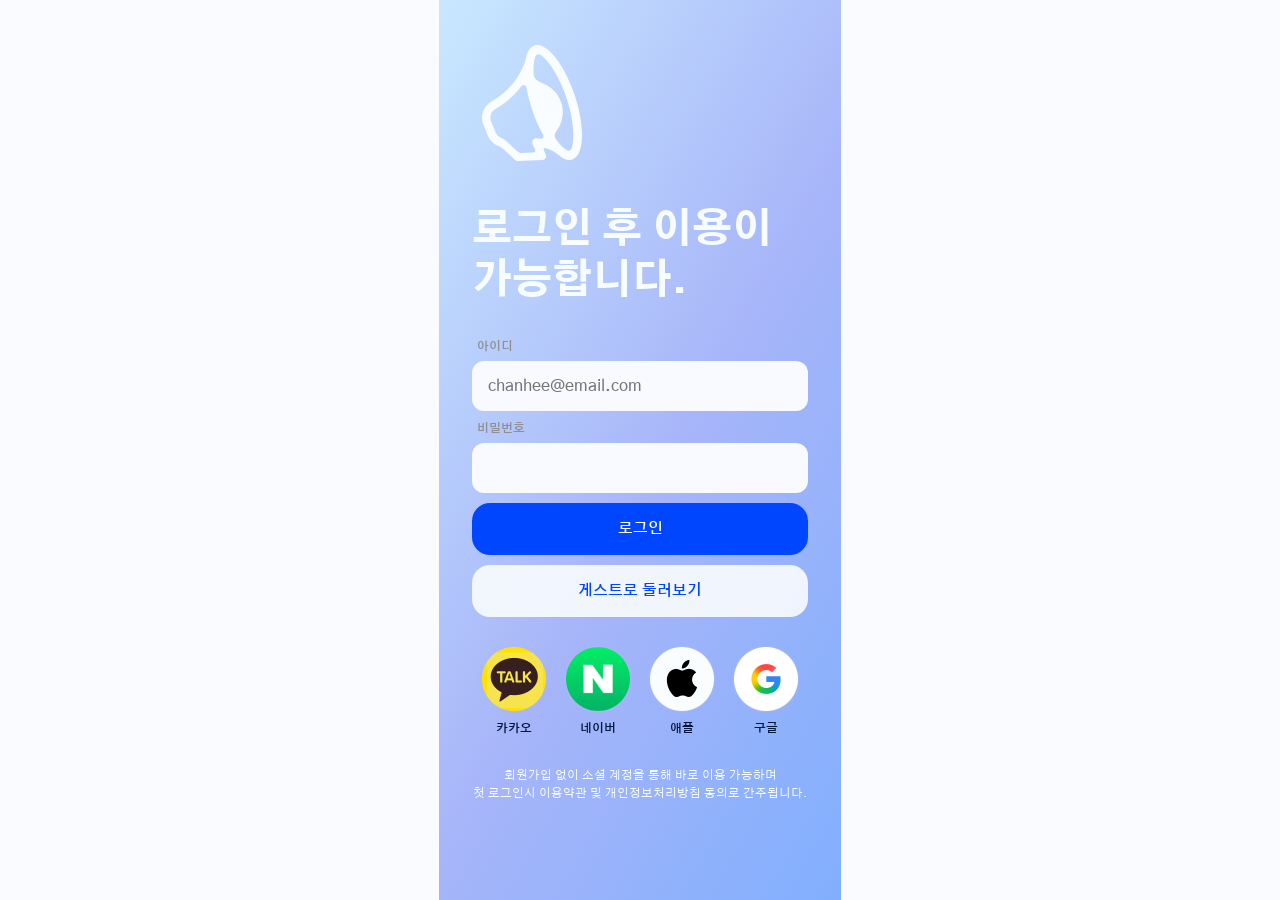
<file: index.html>
<!doctype html>
<html lang="ko">
<head>
<meta charset="utf-8">
<meta name="viewport" content="width=device-width, initial-scale=1, viewport-fit=cover, user-scalable=no">
<title>국민일름보</title>
<meta name="apple-mobile-web-app-capable" content="yes">
<meta name="mobile-web-app-capable" content="yes">
<meta name="apple-mobile-web-app-status-bar-style" content="default">
<meta name="apple-mobile-web-app-title" content="국민일름보">
<meta name="theme-color" content="#F9FBFF">
<link rel="manifest" href="manifest.webmanifest">
<link rel="preconnect" href="https://fonts.googleapis.com">
<link rel="preconnect" href="https://fonts.gstatic.com" crossorigin>
<link href="https://fonts.googleapis.com/css2?family=Gothic+A1:wght@400;500;600;700;800&display=swap" rel="stylesheet">
<link rel="stylesheet" href="style.css">
</head>
<body>
<!-- 아이콘: Figma icon 컴포넌트에서 그대로 내보낸 패스, 색은 currentColor -->
<svg width="0" height="0" style="position:absolute">
  <symbol id="i-history" viewBox="0 0 24 24"><path fill="currentColor" d="M12 2C17.5228 2 22 6.47715 22 12C22 17.5228 17.5228 22 12 22C7.5084 22 3.70877 19.0386 2.44629 14.9619L2.36719 14.6943L4.29395 14.1553C5.23489 17.5266 8.32849 20 12 20C16.4183 20 20 16.4183 20 12C20 7.58172 16.4183 4 12 4C9.03867 4 6.45348 5.6095 5.07031 8.00098L8 8V10H2V4H4L3.99902 6C5.82345 3.57122 8.72845 2 12 2ZM12.9004 11.0996H17V12.9004H11.0996V6H12.9004V11.0996Z"/></symbol>
  <symbol id="i-settings" viewBox="0 0 24 24"><path fill="currentColor" d="M19.1306 4.56885L18.8894 5.33447C18.6252 6.17418 18.718 7.08457 19.1667 7.86182C19.5811 8.57944 20.2454 9.09133 21.0212 9.31592L21.2175 9.36572L22.0007 9.53955V14.4595L21.2175 14.6333C20.358 14.8242 19.6156 15.3599 19.1667 16.1372C18.7554 16.8497 18.6431 17.6743 18.8308 18.4536L18.8894 18.6655L19.1306 19.4302L14.8699 21.8901L14.3279 21.2993C13.7328 20.6505 12.8973 20.2749 11.9998 20.2749C11.1712 20.2749 10.3956 20.5943 9.81323 21.1538L9.67163 21.2993L9.12964 21.8901L4.8689 19.4302L5.11011 18.6655C5.3745 17.8257 5.28157 16.9146 4.83276 16.1372C4.41845 15.4197 3.75402 14.9087 2.97827 14.6841L2.78198 14.6333L1.99878 14.4595V12.9995H4.18726L4.41675 13.1079C5.14647 13.4743 5.78425 14.0128 6.27319 14.688L6.4314 14.9175L6.56519 15.1372C7.06843 16.0088 7.29685 16.9869 7.25073 17.9575L7.23218 18.2212L7.19995 18.4673L8.79761 19.3892L8.94507 19.2769C9.67691 18.7381 10.5433 18.3976 11.4646 18.3022L11.7429 18.2817L11.9998 18.2749C13.0259 18.2749 14.005 18.5767 14.8328 19.1216L15.0544 19.2769L15.2009 19.3892L16.7976 18.4673L16.7673 18.2212C16.6809 17.3497 16.8179 16.464 17.1765 15.647L17.3044 15.3774L17.4343 15.1372C17.9475 14.2484 18.6989 13.5513 19.5847 13.1069L19.8298 12.9927L19.9998 12.9224V11.0757L19.8298 11.0073C18.9973 10.643 18.2696 10.0621 17.7263 9.31201L17.5681 9.08154L17.4343 8.86182C16.9312 7.99027 16.7027 7.01298 16.7488 6.04248L16.7673 5.77783L16.7976 5.53076L15.2 4.60889L15.0535 4.72314C14.1815 5.36485 13.1189 5.72412 11.9998 5.72412C10.9738 5.72412 9.99538 5.42209 9.16772 4.87744L8.94604 4.72314L8.79761 4.60889L7.19995 5.53076L7.23218 5.77783C7.31868 6.64942 7.18162 7.53493 6.823 8.35205L6.69507 8.62158L6.56519 8.86182C6.05205 9.7506 5.30065 10.4477 4.41479 10.8921L4.18237 10.9995H1.99878V9.53955L2.78198 9.36572C3.64153 9.17481 4.38393 8.63922 4.83276 7.86182C5.24417 7.14924 5.35653 6.32477 5.1687 5.54541L5.11011 5.33447L4.8689 4.56885L9.13062 2.10986L9.67261 2.70068C10.2677 3.34924 11.1024 3.72412 11.9998 3.72412C12.8281 3.72412 13.6029 3.4045 14.1853 2.84521L14.3269 2.70068L14.8689 2.10986L19.1306 4.56885ZM11.9998 6.99951C14.761 6.99951 16.9995 9.2383 16.9998 11.9995C16.9998 14.7609 14.7612 16.9995 11.9998 16.9995C9.23848 16.9993 6.99976 14.7608 6.99976 11.9995C7.00001 9.23841 9.23864 6.99969 11.9998 6.99951ZM11.9998 8.80029C10.2327 8.80047 8.80079 10.2325 8.80054 11.9995C8.80054 13.7667 10.2326 15.1995 11.9998 15.1997C13.7671 15.1997 15.2 13.7668 15.2 11.9995C15.1997 10.2324 13.7669 8.80029 11.9998 8.80029Z"/></symbol>
  <symbol id="i-send" viewBox="0 0 24 24"><path fill="currentColor" d="M15.0005 23.1418L9.34326 14.6565L8.49463 14.0911L16.7886 5.79712L5.36963 9.60278L8.23975 11.5168L6.79736 12.9602L0.85791 9.00024L22.0708 1.92896L15.0005 23.1418ZM11.3511 14.0627L14.396 18.6292L18.2026 7.21216L11.3511 14.0627Z"/></symbol>
  <symbol id="i-close" viewBox="0 0 24 24"><path fill="currentColor" d="M17.5929 4.99292L19.0071 6.40713L13.4139 11.9999L19.0071 17.5929L17.5929 19.0071L11.9999 13.4139L6.40713 19.0071L4.99292 17.5929L10.5859 11.9999L4.99292 6.40713L6.40713 4.99292L11.9999 10.5859L17.5929 4.99292Z"/></symbol>
  <symbol id="i-keyboard" viewBox="0 0 24 24"><path fill="currentColor" d="M22 19H2V17H20V7H4V15H2V5H22V19ZM16 15.9004H8V14.0996H16V15.9004ZM7 13H5V11H7V13ZM11 13H9V11H11V13ZM15 13H13V11H15V13ZM19 13H17V11H19V13ZM7 10H5V8H7V10ZM11 10H9V8H11V10ZM15 10H13V8H15V10ZM19 10H17V8H19V10Z"/></symbol>
  <symbol id="i-check" viewBox="0 0 24 24"><path fill="currentColor" d="M11.9995 2C17.5224 2 21.9995 6.47715 21.9995 12C21.9995 17.5228 17.5224 22 11.9995 22C6.81473 21.9998 2.55154 18.0536 2.04932 13.001H4.06201C4.55453 16.9467 7.92042 19.9998 11.9995 20C16.4178 20 19.9995 16.4183 19.9995 12C19.9995 7.58172 16.4178 4 11.9995 4C7.92009 4.00021 4.5541 7.05383 4.06201 11H2.04932C2.55107 5.94686 6.81439 2.00021 11.9995 2ZM18.0103 9.25098L10.2319 17.0283L5.98975 12.7861L7.40381 11.3721L10.2319 14.2002L16.5962 7.83594L18.0103 9.25098Z"/></symbol>
  <symbol id="i-delete" viewBox="0 0 24 24"><path fill="currentColor" d="M12 2C14.0501 2 15.8104 3.23444 16.582 5H21V7H19.8232L18.5 22H5.5L5.32324 20H16.668L17.8154 7H6.18359L7.1543 18H5.14746L4.17676 7H3V5H7.41699C8.18863 3.23428 9.94982 2 12 2ZM11 18H9.2002V9H11V18ZM14.7998 18H13V9H14.7998V18ZM12 4C11.1807 4 10.4379 4.32892 9.89648 4.86133L9.7627 5H14.2363L14.1348 4.89258C13.629 4.38068 12.9409 4.04957 12.1777 4.00488L12 4Z"/></symbol>
  <symbol id="i-location" viewBox="0 0 24 24"><path fill="currentColor" d="M12.001 2C16.4199 2 20.0028 5.58214 20.0029 10.001C20.0029 12.813 17.5721 16.5858 12.7119 21.3193L12.001 22.0029L11.6416 21.6592L10.9473 20.9834L10.5869 20.623L12.0557 19.1553L12.0537 19.1543L12.2188 18.9902C16.0047 15.1455 17.904 12.1311 17.999 10.1553L18.0029 10.001C18.0028 6.6867 15.3153 4 12.001 4C8.68679 4.00014 6.00014 6.68679 6 10.001C6 11.7636 7.51704 14.4058 10.6152 17.7656L9.19922 19.1816C8.95794 18.921 8.72546 18.6632 8.50098 18.4092L7.97168 17.7979C7.54468 17.2943 7.15208 16.8044 6.79395 16.3281L6.38086 15.7627C4.79388 13.5284 4 11.6078 4 10.001C4.00014 5.58222 7.58222 2.00014 12.001 2ZM12.001 6C14.2107 6 16.0028 7.79127 16.0029 10.001C16.0029 12.2108 14.2108 14.0029 12.001 14.0029C9.79127 14.0028 8 12.2107 8 10.001C8.00014 7.79136 9.79136 6.00014 12.001 6ZM12.001 7.7998C10.7855 7.79994 9.79994 8.78547 9.7998 10.001C9.7998 11.2166 10.7854 12.202 12.001 12.2021C13.2167 12.2021 14.2021 11.2167 14.2021 10.001C14.202 8.78539 13.2166 7.7998 12.001 7.7998Z"/></symbol>
  <symbol id="i-tool" viewBox="0 0 24 24"><path fill="currentColor" d="M13.9497 4.05025C15.9172 6.01767 16.4686 8.86483 15.6042 11.3254L22.8032 18.5252L18.5606 22.7678L17.146 21.353L19.974 18.525L13.3001 11.8498L13.7172 10.6625C14.324 8.93543 13.9447 7.00684 12.7024 5.63956L12.5355 5.46447C11.3974 4.32634 9.83273 3.84448 8.33532 4.04328L8.293 4.05L11.8282 7.58603L7.58579 11.8284L4.05 8.292L4.04334 8.33487C3.85434 9.75754 4.27974 11.241 5.29866 12.3617L5.46447 12.5355C6.79102 13.8621 8.72033 14.3181 10.472 13.7799L10.6994 13.7041L11.8936 13.2739L17.145 18.525L15.732 19.939L11.3772 15.5858C8.90484 16.4763 6.03147 15.931 4.05025 13.9497C1.55666 11.4562 1.33767 7.54931 3.39327 4.80749L7.58579 9L9 7.58579L4.8083 3.39266C7.55008 1.33771 11.4564 1.55691 13.9497 4.05025Z"/></symbol>
  <symbol id="i-bell" viewBox="0 0 24 24"><path fill="currentColor" d="M12 1C13.1046 1 14 1.89543 14 3V3.25195C17.4503 4.14016 20 7.27245 20 11V20L15.874 20.001C15.4297 21.7257 13.8635 23 12 23C10.1499 23 8.58266 21.7402 8.12988 20H4V18H18V11C18 7.7616 15.4341 5.1222 12.2246 5.00391L12 5C8.7616 5 6.1222 7.5659 6.00391 10.7754L6 11V16H4V11C4 7.27209 6.5502 4.13981 10.001 3.25195L10 3C10 1.89543 10.8954 1 12 1ZM10.3125 20.0742C10.6129 20.5447 11.1046 20.8803 11.6758 20.9736L11.8496 20.9941L12 21C12.6443 21 13.2172 20.6948 13.583 20.2217L13.6777 20.0889L13.7314 20H10.2686L10.3125 20.0742Z"/></symbol>
  <symbol id="i-star" viewBox="0 0 24 24"><path fill="currentColor" d="M12.0001 1L15.5268 8.1459L23.4128 9.2918L17.7064 14.8541L19.0535 22.7082L12.0001 19L4.94666 22.7082L6.29374 14.8541L0.587402 9.2918L6.9514 8.366L8.7164 10.131L4.88508 10.688L8.4427 14.1559L7.60208 19.051L12.0001 16.7404L16.3971 19.051L15.5575 14.1559L19.1141 10.688L14.1987 9.97391L12.0001 5.519L10.3254 8.911L8.8314 7.417L12.0001 1Z"/></symbol>
  <symbol id="i-message" viewBox="0 0 24 24"><path fill="currentColor" d="M12 2C17.5228 2 22 6.47715 22 12C22 17.5228 17.5228 22 12 22H2V20L4 18.001C2.93269 16.5803 2.23516 14.8659 2.0498 13.001H4.06152C4.22085 14.28 4.68501 15.4867 5.41113 16.5381L5.59863 16.7998L6.6416 18.1875L4.82812 20H12C16.3349 20 19.8644 16.552 19.9961 12.249L20 12C20 7.58172 16.4183 4 12 4C7.92037 4 4.5536 7.05367 4.06152 11H2.0498C2.55158 5.94673 6.81469 2 12 2ZM9 13H7V11H9V13ZM13 13H11V11H13V13ZM17 13H15V11H17V13Z"/></symbol>
  <symbol id="i-camera" viewBox="0 0 24 24"><path fill="currentColor" d="M16.5996 5H22V21H2V19H20V7H15.6387L14.0391 5H9.95996L8.36133 7H4V17H2V5H7.40039L9 3H15L16.5996 5ZM12 8.00391C14.7604 8.00391 16.998 10.2416 16.998 13.002C16.998 15.7623 14.7603 18 12 18C9.23965 18 7.00197 15.7623 7.00195 13.002C7.00195 10.2416 9.23964 8.00391 12 8.00391ZM12 10.0039C10.3442 10.0039 9.00195 11.3462 9.00195 13.002C9.00197 14.6577 10.3442 16 12 16C13.6558 16 14.998 14.6577 14.998 13.002C14.998 11.3462 13.6558 10.0039 12 10.0039Z"/></symbol>
  <symbol id="i-upload" viewBox="0 0 24 24"><path fill="currentColor" d="M12 4C15.2231 4 17.9374 6.1788 18.751 9.14355C21.1857 9.70961 23 11.8927 23 14.5C23 17.3687 20.8038 19.7245 18.001 19.9775L18 20H7C4.02714 20 1.56117 17.8375 1.08496 15H3.12598C3.55415 16.6633 5.02554 17.9078 6.80078 17.9951L7 18H17.6543L17.8213 17.9854C19.5514 17.829 20.9039 16.4164 20.9951 14.6865L21 14.5C21 12.9296 19.9565 11.5688 18.4844 11.1396L18.2979 11.0908L17.1377 10.8213L16.8223 9.67285C16.2515 7.59302 14.3953 6.10195 12.2256 6.00488L12 6C10.0796 6.00002 8.3592 7.09244 7.52246 8.77148L7.42676 8.97559L7.02539 9.87988L6.06348 10.1094C4.61076 10.4572 3.49146 11.5869 3.12695 13H1.08398C1.4829 10.6232 3.27863 8.72036 5.59863 8.16504C6.68639 5.71187 9.14312 4.00002 12 4ZM16.1719 12.3994L14.8994 13.6719L12.999 11.7715L13 16.5H11L10.999 11.7734L9.10059 13.6719L7.82812 12.3994L12 8.22754L16.1719 12.3994Z"/></symbol>
  <symbol id="i-album" viewBox="0 0 24 24"><path fill="currentColor" d="M22 22H8V20H20V8H22V22ZM18 18H2V6H4V13.8379L7.33301 10.5049L9.11133 12.2832L12.667 8.72754L16 12.0605V4H2V2H18V18ZM9.11133 14.8281L7.33301 13.0498L4.38379 16H16V14.6064L12.666 11.2725L9.11133 14.8281ZM7.5 5C8.88071 5 10 6.11929 10 7.5C10 8.88071 8.88071 10 7.5 10C6.11929 10 5 8.88071 5 7.5C5 6.11929 6.11929 5 7.5 5ZM7.5 6.7998C7.1134 6.7998 6.7998 7.1134 6.7998 7.5C6.7998 7.8866 7.1134 8.2002 7.5 8.2002C7.8866 8.2002 8.2002 7.8866 8.2002 7.5C8.2002 7.1134 7.8866 6.7998 7.5 6.7998Z"/></symbol>
  <symbol id="i-security" viewBox="0 0 24 24"><path fill="currentColor" d="M21 4.30701V10.4564C20.9998 15.7827 17.8303 20.5833 12.9561 22.6918L12.6553 22.8177L12.0068 23.0707L11.6484 22.9359C6.54641 21.0224 3.1333 16.202 3.00391 10.7758L3 10.4564V4.30701L12 0.932007L21 4.30701ZM5 5.69275V10.4564C5.00016 14.8707 7.56028 18.8525 11.5059 20.7074L11.7832 20.8334L11.999 20.9242L12.2012 20.8402C16.1313 19.1271 18.7531 15.3381 18.9834 11.0687L18.9961 10.7631L19 10.4564V5.69275L12 3.06775L5 5.69275ZM17.6572 9.09607L10.5859 16.1674L6.34277 11.9242L7.75781 10.5101L10.5859 13.3383L16.2422 7.68201L17.6572 9.09607Z"/></symbol>
  <symbol id="i-info" viewBox="0 0 24 24"><path fill="currentColor" d="M21 21H3V19H19V5H5V17H3V3H21V21ZM13 17H11V11H13V17ZM13 9H11V7H13V9Z"/></symbol>
  <symbol id="i-radio-on" viewBox="0 0 24 24"><path fill="currentColor" d="M11.9995 2C17.5224 2 21.9995 6.47715 21.9995 12C21.9995 17.5228 17.5224 22 11.9995 22C6.81435 21.9998 2.55103 18.0532 2.04932 13H4.06494C4.55719 16.946 7.92021 19.9998 11.9995 20C16.4178 20 19.9995 16.4183 19.9995 12C19.9995 7.58172 16.4178 4 11.9995 4C7.92021 4.00021 4.55719 7.05401 4.06494 11H2.04932C2.55103 5.94681 6.81435 2.00021 11.9995 2ZM11.9995 7C14.7609 7 16.9995 9.23858 16.9995 12C16.9995 14.7614 14.7609 17 11.9995 17C9.23828 16.9998 6.99951 14.7613 6.99951 12C6.99951 9.23872 9.23828 7.00023 11.9995 7Z"/></symbol>
  <symbol id="i-radio-off" viewBox="0 0 24 24"><path fill="currentColor" d="M12.0001 2C17.5229 2 22.0001 6.47715 22.0001 12C22.0001 17.5228 17.5229 22 12.0001 22C6.81508 22 2.55177 18.0539 2.04954 13.0011L4.06207 13.001C4.55459 16.9468 7.92076 20 12.0001 20C16.4183 20 20.0001 16.4183 20.0001 12C20.0001 7.58172 16.4183 4 12.0001 4C7.92042 4 4.55402 7.05371 4.06194 11L2.04944 10.9999C2.55121 5.94662 6.81474 2 12.0001 2Z"/></symbol>
  <symbol id="i-back-ios" viewBox="0 0 24 24"><path fill="currentColor" d="M16.7072 19.592L15.2931 21.0071L9.11438 14.8274L10.5284 13.4133L16.7072 19.592ZM16.7072 4.40747L7.70032 13.4133L6.28625 12.0002L15.2931 2.99341L16.7072 4.40747Z"/></symbol>
  <symbol id="i-chev" viewBox="0 0 24 24"><path fill="currentColor" d="M14.8838 14.8284L8.70703 21.0071L7.29297 19.592L13.4697 13.4143L14.8838 14.8284ZM17.7139 12.0002L16.2988 13.4143L7.29297 4.40747L8.70703 2.99341L17.7139 12.0002Z"/></symbol>
  <symbol id="i-bell-off" viewBox="0 0 24 24"><path fill="currentColor" d="M21.8992 21.8994L20.4851 23.3135L17.1716 20L15.8738 20.001C15.4294 21.7257 13.8632 23 11.9998 23C10.1498 22.9999 8.58239 21.7401 8.12964 20H3.99976V18H15.1716L6.29858 9.12695C6.12727 9.6486 6.02481 10.2016 6.00366 10.7754L5.99976 11V16H3.99976V11C3.99976 9.78039 4.27432 8.62519 4.76245 7.59082L0.686279 3.51465L2.10034 2.10059L21.8992 21.8994ZM10.3123 20.0742C10.6126 20.5447 11.1044 20.8803 11.6755 20.9736L11.8494 20.9941L11.9998 21C12.644 21 13.217 20.6948 13.5828 20.2217L13.6775 20.0889L13.7312 20H10.2683L10.3123 20.0742ZM11.9998 1C13.1043 1 13.9998 1.89543 13.9998 3V3.25195C17.45 4.14016 19.9998 7.27245 19.9998 11V17.1719L17.9998 15.1719V11C17.9998 7.7616 15.4339 5.1222 12.2244 5.00391L11.9998 5C10.8108 5.00004 9.70252 5.3457 8.77026 5.94238L7.33276 4.50488C8.12587 3.93354 9.0268 3.50257 10.0007 3.25195L9.99976 3C9.99976 1.89551 10.8953 1.00013 11.9998 1Z"/></symbol>
  <symbol id="i-done" viewBox="0 0 24 24"><path fill="currentColor" d="M20.8777 6.36893L8.85688 18.3897L2.49292 12.0258L3.90713 10.6116L8.85688 15.5609L19.4635 4.95471L20.8777 6.36893Z"/></symbol>
  <symbol id="i-more" viewBox="0 0 22 22"><circle cx="4.5" cy="11.5" r="1.5" fill="currentColor"/><circle cx="11.5" cy="11.5" r="1.5" fill="currentColor"/><circle cx="17.5" cy="11.5" r="1.5" fill="currentColor"/></symbol>
  <symbol id="i-lamp" viewBox="0 0 20 20"><path d="M7.5 18.3332V4.99984C7.5 4.11578 7.85119 3.26794 8.47631 2.64281C9.10143 2.01769 9.94928 1.6665 10.8333 1.6665H15V5.83317H10.8333C9.94928 5.83317 9.10143 6.18436 8.47631 6.80948C7.85119 7.4346 7.5 8.28245 7.5 9.1665M5 18.3332H10" fill="none" stroke="currentColor" stroke-width="1.66667" stroke-linecap="round" stroke-linejoin="round"/></symbol>
  <symbol id="t-home" viewBox="0 0 34 34"><path fill="currentColor" d="M20.8767 15.6316C21.6325 15.6316 22.2452 16.2443 22.2452 17V27.2632H26.0471C26.4132 27.2631 26.7388 27.1306 26.9585 26.9331C27.1734 26.7396 27.2632 26.5097 27.2632 26.305V14.2231L17 7.03758L6.73684 14.2231V26.305C6.73684 26.5097 6.82655 26.7396 7.04153 26.9331C7.2612 27.1306 7.58681 27.2631 7.95292 27.2632H11.7548V17C11.7548 16.2443 12.3675 15.6316 13.1233 15.6316H20.8767ZM14.4917 27.2632H19.5083V18.3684H14.4917V27.2632ZM30 26.305C30 27.3342 29.5438 28.2879 28.7893 28.967C28.0396 29.6416 27.0515 29.9999 26.0471 30H7.95292C6.94846 29.9999 5.96039 29.6416 5.21073 28.967C4.45622 28.2879 4 27.3342 4 26.305V13.5108C4 13.0643 4.21817 12.6457 4.58398 12.3896L16.2156 4.24729L16.3986 4.13904C16.8407 3.92268 17.3722 3.95888 17.7844 4.24729L29.416 12.3896C29.7818 12.6457 30 13.0643 30 13.5108V26.305Z"/></symbol>
  <symbol id="t-news" viewBox="0 0 34 34"><path fill="currentColor" d="M3 5.38889C3 4.62183 3.60442 4 4.35 4H28.65C29.3956 4 30 4.62183 30 5.38889V27.6111C30 28.3782 29.3956 29 28.65 29H4.35C3.60442 29 3 28.3782 3 27.6111V5.38889ZM5.7 6.77778V26.2222H27.3V6.77778H5.7ZM8.4 9.55556H16.5V17.8889H8.4V9.55556ZM11.1 12.3333V15.1111H13.8V12.3333H11.1ZM19.2 12.3333H24.6V9.55556H19.2V12.3333ZM24.6 17.8889H19.2V15.1111H24.6V17.8889ZM8.4 20.6667V23.4444H24.6V20.6667H8.4Z"/></symbol>
  <symbol id="t-user" viewBox="0 0 34 34"><path fill="currentColor" d="M17.7083 16.5037C23.5762 16.5037 28.3331 20.8169 28.3333 26.1375V29.7507H7.08334V27.3425H25.6771V26.1375C25.6769 22.2378 22.2696 19.0602 18.0072 18.9177L17.7083 18.9119C13.7599 18.9119 10.4823 21.5161 9.84995 24.9333H7.16537C7.81903 20.1811 12.2902 16.5037 17.7083 16.5037ZM17.7083 5.66675C20.6424 5.66675 23.0208 7.82377 23.0208 10.4841C23.0206 13.1443 20.6422 15.3005 17.7083 15.3005C14.7745 15.3005 12.3961 13.1443 12.3958 10.4841C12.3958 7.82377 14.7743 5.66675 17.7083 5.66675ZM17.7083 8.07788C16.2413 8.07788 15.0521 9.15591 15.0521 10.4861C15.0522 11.8162 16.2414 12.8943 17.7083 12.8943C19.1753 12.8943 20.3645 11.8162 20.3646 10.4861C20.3646 9.15591 19.1754 8.07788 17.7083 8.07788Z"/></symbol>
  <symbol id="i-map" viewBox="0 0 24 24"><path fill="currentColor" fill-rule="evenodd" d="M17 1C20.3136 1 22.9999 3.68627 23 7C23 8.27505 22.3334 9.81339 21.001 11.6152L21 21H3V19H9.09961V10.9004H5V17H3V3H12.5283C13.627 1.77264 15.2231 1 17 1ZM10.9004 19H19L19.002 13.9912C18.4022 14.6342 17.7348 15.3037 17 16C14.997 14.1018 13.4951 12.402 12.4951 10.9004H10.9004V19ZM17 3C14.7909 3 13.0001 4.79083 13 7C13 8.09926 13.9552 9.81882 15.917 12.0283L16.4072 12.5684L16.667 12.8447L17 13.1914L17.0635 13.126C17.2465 12.9367 17.4237 12.7506 17.5938 12.5674L18.084 12.0273C19.969 9.90411 20.9248 8.23333 20.9961 7.13086L21 7C20.9999 4.79083 19.2091 3 17 3ZM17 4.5C18.3807 4.5 19.5 5.61929 19.5 7C19.5 8.38071 18.3807 9.5 17 9.5C15.6193 9.5 14.5 8.38071 14.5 7C14.5 5.61929 15.6193 4.5 17 4.5ZM5 9.09961L11.4951 9.10059C11.1649 8.33525 11 7.63477 11 7C11 6.29869 11.1207 5.62559 11.3418 5H5V9.09961ZM17 6.2998C16.6134 6.2998 16.2998 6.6134 16.2998 7C16.2998 7.3866 16.6134 7.7002 17 7.7002C17.3866 7.7002 17.7002 7.3866 17.7002 7C17.7002 6.6134 17.3866 6.2998 17 6.2998Z"/></symbol>
  <symbol id="i-home" viewBox="0 0 24 24"><path fill="currentColor" fill-rule="evenodd" d="M22.707 12.2928L21.293 13.7069L20 12.4139V20.9999H4V18.9999H11V13.9999H13V18.9999H18V10.4139L12 4.41492L6 10.4139V16.9999H4V12.4139L2.70703 13.7069L1.29297 12.2928L12 1.58582L22.707 12.2928Z"/></symbol>
  <symbol id="i-box-off" viewBox="0 0 24 24"><path fill="currentColor" fill-rule="evenodd" d="M3 3H21V21H3V19H19V5H5V17H3V3Z"/></symbol>
  <symbol id="i-box-on" viewBox="0 0 24 24"><path fill="currentColor" fill-rule="evenodd" d="M21 21H3V19H19V5H5V17H3V3H21V21ZM18.0107 9.24219L10.2324 17.0205L5.98926 12.7783L7.40332 11.3643L10.2324 14.1924L16.5967 7.82812L18.0107 9.24219Z"/></symbol>
  <symbol id="i-locadd" viewBox="0 0 24 24"><path fill="currentColor" fill-rule="evenodd" d="M12.001 2C16.4199 2 20.0028 5.58214 20.0029 10.001C20.0029 12.813 17.5721 16.5858 12.7119 21.3193L12.001 22.0029L11.6416 21.6592L10.9473 20.9834C10.8253 20.8629 10.7066 20.7413 10.5879 20.6221L12.0557 19.1553L12.0547 19.1543L12.2188 18.9902C16.0047 15.1455 17.904 12.1311 17.999 10.1553L18.0029 10.001C18.0028 6.68671 15.3153 4 12.001 4C8.68679 4.00014 6.00014 6.68679 6 10.001C6 11.7637 7.51862 14.4046 10.6172 17.7646L9.20117 19.1807C8.95978 18.9198 8.72558 18.6634 8.50098 18.4092L7.97168 17.7979C7.54468 17.2943 7.15208 16.8044 6.79395 16.3281L6.38086 15.7627C4.79388 13.5284 4 11.6078 4 10.001C4.00014 5.58222 7.58222 2.00014 12.001 2ZM12.9004 9.09961H16V10.9004H12.9004V14H11.0996V10.9004H8V9.09961H11.0996V6H12.9004V9.09961Z"/></symbol>
  <symbol id="i-pin" viewBox="0 0 24 24"><path fill="currentColor" fill-rule="evenodd" d="M12 2C16.4 2 20 5.6 20 10C20 14.5 12 22 12 22S4 14.5 4 10C4 5.6 7.6 2 12 2ZM12 7.2A2.8 2.8 0 1 0 12 12.8A2.8 2.8 0 1 0 12 7.2Z"/></symbol>
  <symbol id="i-flag" viewBox="0 0 24 24"><path fill="currentColor" d="M15 4H21V16H9V14H5V22H3V6H5V12H11V14H19V6H13V4H3V2H15V4Z"/></symbol>
  <symbol id="i-gps" viewBox="0 0 24 24"><path fill="currentColor" d="M13 3.05664C17.1715 3.51786 20.4821 6.82853 20.9434 11H23V13H20.9434C20.4821 17.1714 17.1714 20.4811 13 20.9424V23H11V20.9424C6.82858 20.4811 3.51786 17.1714 3.05664 13H1V11H3.05664C3.51786 6.82853 6.82853 3.51786 11 3.05664V1H13V3.05664ZM12 5C8.13401 5 5 8.13401 5 12C5 15.866 8.13401 19 12 19C15.866 19 19 15.866 19 12C19 8.13401 15.866 5 12 5ZM12 8C14.2091 8 16 9.79086 16 12C16 14.2091 14.2091 16 12 16C9.79086 16 8 14.2091 8 12C8 9.79086 9.79086 8 12 8ZM12 10C10.8954 10 10 10.8954 10 12C10 13.1046 10.8954 14 12 14C13.1046 14 14 13.1046 14 12C14 10.8954 13.1046 10 12 10Z"/></symbol>
  <symbol id="i-search" viewBox="0 0 24 24"><path fill="currentColor" d="M10.0002 2C14.4184 2.0002 18.0002 5.58184 18.0002 10C18.0002 11.8485 17.3705 13.5487 16.3176 14.9033L21.7786 20.3643L20.3645 21.7783L14.9036 16.3174C13.549 17.3703 11.8487 17.9999 10.0002 18C5.92075 18 2.55695 14.9461 2.0647 11H4.08423C4.5604 13.8376 7.02733 16 10.0002 16C13.3138 15.9998 16.0002 13.3136 16.0002 10C16.0002 6.68641 13.3138 4.0002 10.0002 4C7.02733 4 4.5604 6.1624 4.08423 9H2.0647C2.55695 5.05386 5.92075 2 10.0002 2Z"/></symbol>
  <symbol id="i-add" viewBox="0 0 24 24"><path fill="currentColor" d="M13 5V11H19V13H13V19H11V12.999L5 13V11L11 10.999V5H13Z"/></symbol>
  <symbol id="i-remove" viewBox="0 0 24 24"><path fill="currentColor" d="M19 11V13H5V11H19Z"/></symbol>
  <symbol id="i-doc" viewBox="0 0 24 24"><path fill="currentColor" d="M20 7.58594V22H4V20H18V10H12V4H6V18H4V2H14.4141L20 7.58594ZM14 8H17.5859L14 4.41406V8Z"/></symbol>
  <symbol id="i-photo" viewBox="0 0 24 24"><path fill="currentColor" d="M21 21H3V7H5V16.5859L9 12.5859L11 14.585L15 10.5859L19 14.5859V5H3V3H21V21ZM11 17.4141L9 15.415L5.41406 19H19V17.4141L15 13.415L11 17.4141ZM9 6C10.6569 6 12 7.34315 12 9C12 10.6569 10.6569 12 9 12C7.34315 12 6 10.6569 6 9C6 7.34315 7.34315 6 9 6ZM9 8C8.44772 8 8 8.44772 8 9C8 9.55228 8.44772 10 9 10C9.55228 10 10 9.55228 10 9C10 8.44772 9.55228 8 9 8Z"/></symbol>
  <symbol id="i-mic" viewBox="0 0 24 24"><path fill="currentColor" d="M5 10C5 13.866 8.13401 17 12 17C15.7855 17 18.8693 13.9948 18.9961 10.2402L19 10H21C21 14.6325 17.4998 18.4448 13 18.9424V20H16V22H8V20H11V18.9424C6.5865 18.4543 3.13468 14.7776 3.00391 10.2656L3 10H5ZM12 2C14.2091 2 16 3.79086 16 6V10C16 12.2091 14.2091 14 12 14C9.79086 14 8 12.2091 8 10H10C10 11.1046 10.8954 12 12 12C13.0543 12 13.9177 11.1842 13.9941 10.1494L14 10V6C14 4.89543 13.1046 4 12 4C10.9457 4 10.0823 4.81581 10.0059 5.85059L10 6V8H8V6C8 3.79086 9.79086 2 12 2Z"/></symbol>
  <symbol id="i-time" viewBox="0 0 24 24"><path fill="currentColor" d="M11.9995 2C17.5224 2 21.9995 6.47715 21.9995 12C21.9995 17.5228 17.5224 22 11.9995 22C6.81473 21.9998 2.55154 18.0536 2.04932 13.001H4.06201C4.55453 16.9467 7.92042 19.9998 11.9995 20C16.4178 20 19.9995 16.4183 19.9995 12C19.9995 7.58172 16.4178 4 11.9995 4C7.92009 4.00021 4.5541 7.05383 4.06201 11H2.04932C2.55107 5.94686 6.81439 2.00021 11.9995 2ZM12.7974 11.1992L16.9976 11.2002V13H10.9976V6H12.7974V11.1992Z"/></symbol>
  <symbol id="i-feedback" viewBox="0 0 24 24"><path fill="currentColor" d="M21 20H14.999L12 23L9 20H3V18H9.82812L12 20.1709L14.1699 18H19V5H5V16H3V3H21V20ZM13 16H11V14H13V16ZM13 12H11V7H13V12Z"/></symbol>
  <symbol id="i-attach" viewBox="0 0 24 24"><path fill="currentColor" d="M19.4246 2.45404C20.9347 3.96407 20.985 6.38103 19.5756 7.95152L19.4246 8.1109L12 15.5355C11.0237 16.5118 9.44078 16.5118 8.46447 15.5355C7.52721 14.5983 7.48972 13.102 8.352 12.12L8.46447 12L13.7678 6.69668L15.182 8.1109L9.87868 13.4142C9.68342 13.6095 9.68342 13.926 9.87868 14.1213C10.0522 14.2949 10.3217 14.3142 10.5165 14.1792L10.5858 14.1213L18.0104 6.69668L18.1121 6.58726C18.7898 5.80152 18.756 4.6138 18.0104 3.86826C17.2705 3.12832 16.095 3.08937 15.3092 3.75142L15.182 3.86826L4.92893 14.1213C3.5621 15.4881 3.5621 17.7042 4.92893 19.0711C6.25021 20.3923 8.36505 20.4364 9.73923 19.2032L9.87868 19.0711L19.4246 9.52511L20.8388 10.9393L11.2929 20.4853C9.14501 22.6332 5.6626 22.6332 3.51472 20.4853C1.41923 18.3898 1.36812 15.0241 3.36139 12.8666L3.51472 12.7071L13.7678 2.45404L13.9124 2.31634C15.4825 0.893381 17.9099 0.939283 19.4246 2.45404Z"/></symbol>
  <symbol id="i-notice" viewBox="0 0 24 24"><path fill="currentColor" d="M21 19L14.875 17.1162C14.3679 19.3403 12.3777 21 10 21C7.23858 21 5 18.7614 5 16C5 15.6607 5.03453 15.3264 5.10059 15.001L3 15V13H7V9H5V11H3V7H8L21 3V19ZM7.16992 15C7.05819 15.3164 7 15.6535 7 16C7 17.6569 8.34315 19 10 19C11.4779 19 12.706 17.9312 12.9541 16.5244L8 15H7.16992ZM9 8.78516V13.2148L19 16.292V5.70703L9 8.78516Z"/></symbol>
  <symbol id="i-card" viewBox="0 0 24 24"><path fill="currentColor" d="M22 20H2V18H20V12H4V16H2V4H22V20ZM4 8H20V6H4V8Z"/></symbol>
  <symbol id="i-cart" viewBox="0 0 24 24"><path fill="currentColor" d="M6 4H21V14H6V16H19C20.5975 16 21.9036 17.2487 21.9951 18.8232L22 19C22 20.6569 20.6569 22 19 22C17.3431 22 16 20.6569 16 19C16 18.6494 16.0604 18.3128 16.1709 18H7.8291C7.93963 18.3128 8 18.6494 8 19C8 20.6569 6.65685 22 5 22C3.34315 22 2 20.6569 2 19C2 17.6938 2.83484 16.5828 4 16.1709V12H19V6H6V10H4V4H2V2H6V4ZM5 18C4.44772 18 4 18.4477 4 19C4 19.5523 4.44772 20 5 20C5.55228 20 6 19.5523 6 19C6 18.4477 5.55228 18 5 18ZM19 18C18.4477 18 18 18.4477 18 19C18 19.5523 18.4477 20 19 20C19.5523 20 20 19.5523 20 19C20 18.4477 19.5523 18 19 18Z"/></symbol>
  <symbol id="i-heart" viewBox="0 0 24 24"><path fill="currentColor" d="M17.0495 3C18.5715 3 20.0948 3.58145 21.2565 4.74316C23.5811 7.06659 23.5811 10.8347 21.2565 13.1592L11.9997 22.416L10.4743 20.8906L13.7927 17.5732L13.7917 17.5723L18.8903 12.4746L19.7312 11.6328C20.4473 10.9166 20.8434 9.96395 20.8435 8.95117C20.8435 7.93831 20.4474 6.98478 19.7312 6.26855C19.0149 5.55233 18.0613 5.15723 17.0495 5.15723C16.0368 5.15731 15.083 5.5524 14.3669 6.26855L13.5251 7.10938L11.9997 8.63574L10.4743 7.10938L9.63252 6.26855C8.91523 5.55241 7.96378 5.15723 6.94991 5.15723C5.93723 5.15735 4.9834 5.55244 4.26729 6.26855C3.55128 6.98474 3.15694 7.93848 3.15694 8.95117C3.157 9.96391 3.55116 10.9166 4.26729 11.6328L5.11006 12.4746L10.5856 17.9512L9.06026 19.4766L3.58467 14L2.74287 13.1592C0.419449 10.8347 0.419449 7.06659 2.74287 4.74316C3.90445 3.58166 5.42706 3.00012 6.94991 3C8.47291 3 9.99622 3.58154 11.1579 4.74316L11.9997 5.58398L12.8425 4.74316C14.0041 3.58168 15.5267 3.00008 17.0495 3Z"/></symbol>
  <symbol id="i-thumb" viewBox="0 0 24 24"><path fill="currentColor" d="M2 21h4V9H2v12Zm20-10c0-1.1-.9-2-2-2h-6.3l.95-4.57.03-.32c0-.41-.17-.79-.44-1.06L13.17 2 6.59 8.59C6.22 8.95 6 9.45 6 10v9c0 1.1.9 2 2 2h9c.83 0 1.54-.5 1.84-1.22l3.02-7.05c.09-.23.14-.47.14-.73v-1Zm-2 1-3 7H8v-9l4.34-4.34L11.23 11H20v1Z"/></symbol>
  <symbol id="i-drop" viewBox="0 0 24 24"><path fill="currentColor" d="M7 10l5 5 5-5H7Z"/></symbol>
  <symbol id="i-link" viewBox="0 0 24 24"><path fill="currentColor" d="M10.6 13.4a1 1 0 0 1 0-1.4l3.4-3.4a1 1 0 1 1 1.4 1.4L12 13.4a1 1 0 0 1-1.4 0ZM8.5 19.5a4.5 4.5 0 0 1-3.2-7.7l2.5-2.5 1.4 1.4-2.5 2.5a2.5 2.5 0 0 0 3.5 3.5l2.5-2.5 1.4 1.4-2.5 2.5a4.5 4.5 0 0 1-3.1 1.4Zm8.1-4.8-1.4-1.4 2.5-2.5a2.5 2.5 0 0 0-3.5-3.5l-2.5 2.5-1.4-1.4 2.5-2.5a4.5 4.5 0 0 1 6.4 6.4l-2.6 2.4Z"/></symbol>
  <symbol id="i-mail" viewBox="0 0 24 24"><path fill="currentColor" d="M22 20H2V18H20V8.38184L12 13.4229L4 8.38086V16H2V4H22V20ZM4 6.01562L12 11.0586L20 6.01758V6H4V6.01562Z"/></symbol>
  <symbol id="i-filter" viewBox="0 0 24 24"><path fill="currentColor" d="M8 15C9.30588 15 10.4169 15.8344 10.829 16.9991L21 17V19L10.8293 18.9999C10.4175 20.1651 9.30625 21 8 21C6.69412 21 5.58311 20.1656 5.17102 19.0009L3 19V17L5.17067 17.0001C5.58249 15.8349 6.69375 15 8 15ZM8 17C7.44772 17 7 17.4477 7 18C7 18.5523 7.44772 19 8 19C8.55228 19 9 18.5523 9 18C9 17.4477 8.55228 17 8 17ZM16 9C17.3063 9 18.4175 9.83485 18.8293 11.0001L21 11V13L18.829 13.0009C18.4169 14.1656 17.3059 15 16 15C14.6941 15 13.5831 14.1656 13.171 13.0009L3 13V11L13.1707 11.0001C13.5825 9.83485 14.6937 9 16 9ZM16 11C15.4477 11 15 11.4477 15 12C15 12.5523 15.4477 13 16 13C16.5523 13 17 12.5523 17 12C17 11.4477 16.5523 11 16 11ZM8 3C9.30588 3 10.4169 3.83438 10.829 4.9991L21 5V7L10.8293 6.99991C10.4175 8.16515 9.30625 9 8 9C6.69412 9 5.58311 8.16562 5.17102 7.0009L3 7V5L5.17067 5.00009C5.58249 3.83485 6.69375 3 8 3ZM8 5C7.44772 5 7 5.44772 7 6C7 6.55228 7.44772 7 8 7C8.55228 7 9 6.55228 9 6C9 5.44772 8.55228 5 8 5Z"/></symbol>
  <symbol id="i-share" viewBox="0 0 24 24"><path fill="currentColor" d="M17.5 2C19.433 2 21 3.567 21 5.5C21 7.433 19.433 9 17.5 9C16.5075 9 15.6116 8.58647 14.9746 7.92285L9.83203 10.9248C9.94126 11.2635 10 11.6249 10 12C10 12.3778 9.93986 12.7421 9.8291 13.083L14.9688 16.083C15.6061 15.4159 16.5045 15 17.5 15C19.433 15 21 16.567 21 18.5C21 20.433 19.433 22 17.5 22C15.567 22 14 20.433 14 18.5C14 18.2836 14.02 18.0718 14.0576 17.8662L8.68848 14.7314C8.08917 15.2121 7.32804 15.5 6.5 15.5C4.567 15.5 3 13.933 3 12C3 10.067 4.567 8.5 6.5 8.5C7.33032 8.5 8.09329 8.78938 8.69336 9.27246L14.0586 6.14258C14.02 5.9344 14 5.71935 14 5.5C14 3.567 15.567 2 17.5 2ZM17.5 17C16.6716 17 16 17.6716 16 18.5C16 19.3284 16.6716 20 17.5 20C18.3284 20 19 19.3284 19 18.5C19 17.6716 18.3284 17 17.5 17ZM6.5 10.5C5.67157 10.5 5 11.1716 5 12C5 12.8284 5.67157 13.5 6.5 13.5C7.32843 13.5 8 12.8284 8 12C8 11.1716 7.32843 10.5 6.5 10.5ZM17.5 4C16.6716 4 16 4.67157 16 5.5C16 6.32843 16.6716 7 17.5 7C18.3284 7 19 6.32843 19 5.5C19 4.67157 18.3284 4 17.5 4Z"/></symbol>
  <symbol id="i-edit" viewBox="0 0 24 24"><path fill="currentColor" d="M21 8L8 21H2V15L9.3418 7.6582L10.7559 9.07227L4 15.8281V19H7.16992L15.3428 10.8281L10.7578 6.24219L15 2L21 8ZM22 21H12V19H22V21ZM13.5859 6.24219L16.7568 9.41309L18.1699 7.99902L15 4.8291L13.5859 6.24219Z"/></symbol>
  <symbol id="i-acct" viewBox="0 0 24 24"><path fill="currentColor" d="M21 21H3V19H5.29102C6.15166 16.1087 8.82909 14 12 14C15.1708 14 17.8482 16.1088 18.709 19H19V5H5V17H3V3H21V21ZM12 16C9.96527 16 8.21419 17.2155 7.43359 18.96L7.41602 19H16.584L16.5781 18.9863C15.8303 17.2886 14.1658 16.0885 12.2178 16.0049L12 16ZM12 7C13.6569 7 15 8.34315 15 10C15 11.6569 13.6569 13 12 13C10.3431 13 9 11.6569 9 10C9 8.34315 10.3431 7 12 7ZM12 9C11.4477 9 11 9.44772 11 10C11 10.5523 11.4477 11 12 11C12.5523 11 13 10.5523 13 10C13 9.44772 12.5523 9 12 9Z"/></symbol>
  <symbol id="i-signin" viewBox="0 0 24 24"><path fill="currentColor" d="M21 3V21H3.00004V14.6667H5.00004V19H19V5H5.00004L5.00285 9.33281L3.00285 9.33386L2.99951 3H21ZM12.4645 7.05025L17.4143 12L12.4645 16.9497L11.0503 15.5355L13.585 12.9993L3.00004 13V11L13.585 10.9993L11.0503 8.46447L12.4645 7.05025Z"/></symbol>
  <symbol id="i-update" viewBox="0 0 24 24"><path fill="currentColor" d="M12 2C15.272 2 18.177 3.57145 20.0013 6.0008L20 4H22V10H16V8L18.93 8.0005C17.5469 5.60902 14.9613 4 12 4C7.58172 4 4 7.58172 4 12C4 16.4183 7.58172 20 12 20C15.6716 20 18.7655 17.5266 19.7064 14.1551L21.6328 14.6944C20.4565 18.9085 16.5893 22 12 22C6.47715 22 2 17.5228 2 12C2 6.47715 6.47715 2 12 2Z"/></symbol>
  <symbol id="i-eye" viewBox="0 0 24 24"><path fill="currentColor" d="M12 5C16.2865 5 19.567 7.11539 21.7305 11.2324L21.8945 11.5537L22.1182 12L21.8945 12.4463C19.7344 16.7743 16.3965 19 12 19C7.79572 19 4.55949 16.9648 2.39551 13.002L4.72461 13.001C6.37954 15.5081 8.57571 16.8142 11.373 16.9814L11.6836 16.9951L12 17C15.2919 17 17.7953 15.5248 19.6006 12.4814L19.7734 12.1816L19.8721 12L19.7734 11.8184C18.0699 8.77497 15.7147 7.20314 12.627 7.01855L12.3164 7.00488L12 7C8.90105 7.00003 6.50136 8.30779 4.72461 11L2.39453 10.999C4.55851 7.03543 7.79531 5.00003 12 5ZM12 8.00195C14.2081 8.00195 15.998 9.79193 15.998 12C15.998 14.2081 14.2081 15.998 12 15.998C9.79197 15.998 8.00195 14.208 8.00195 12C8.00195 9.79196 9.79197 8.002 12 8.00195ZM12 10.002C10.8965 10.002 10.002 10.8965 10.002 12C10.002 13.1035 10.8965 13.998 12 13.998C13.1035 13.998 13.998 13.1035 13.998 12C13.998 10.8965 13.1035 10.002 12 10.002Z"/></symbol>
  <symbol id="i-zoomin" viewBox="0 0 24 24"><path fill="currentColor" d="M10.0002 2C14.4184 2.0002 18.0002 5.58184 18.0002 10C18.0002 11.8486 17.3726 13.5506 16.3196 14.9053L21.7776 20.3643L20.3635 21.7783L14.9045 16.3203C13.5501 17.3728 11.8483 17.9999 10.0002 18C5.92096 18 2.55429 14.9468 2.06177 11.001H4.08325C4.55975 13.8382 7.0276 16 10.0002 16C13.3138 15.9998 16.0002 13.3136 16.0002 10C16.0002 6.68641 13.3138 4.0002 10.0002 4C7.02727 4 4.55936 6.16232 4.08325 9H2.06177C2.55387 5.05369 5.92063 2 10.0002 2ZM10.8997 9.09961H14.0002V10.9004L10.8997 10.8994V14H9.09985V10.8994L5.99927 10.9004V9.09961H9.09985V6H10.8997V9.09961Z"/></symbol>
  <symbol id="i-headset" viewBox="0 0 24 24"><path fill="currentColor" d="M12 2C15.7792 2 18.8688 4.9269 18.9961 8.59766L19 8.83301V10C21.2091 10 23 11.7909 23 14C23 16.2091 21.2091 18 19 18V22H12V20H17V8.83301C16.9998 6.17018 14.7675 4 12 4C9.52766 4 7.48348 5.73212 7.0752 8H5.05371C5.47512 4.6144 8.42839 2 12 2ZM7 18H5C2.79086 18 1 16.2091 1 14C1 11.7909 2.79086 10 5 10H7V18ZM4.85059 12.0059C3.81581 12.0823 3 12.9457 3 14C3 15.0543 3.81581 15.9177 4.85059 15.9941L5 16V12L4.85059 12.0059ZM19 16L19.1494 15.9941C20.1842 15.9177 21 15.0543 21 14C21 12.9457 20.1842 12.0823 19.1494 12.0059L19 12V16Z"/></symbol>
  <symbol id="i-nav" viewBox="0 0 24 24"><path fill="currentColor" d="M11.9999 1.50513L20.942 21.9441L12.9999 18.4581V16.2751L17.0569 18.055L11.9999 6.49502L6.94193 18.055L10.9999 16.2751V18.4581L3.05786 21.9441L11.9999 1.50513Z"/></symbol>
  <symbol id="i-lock" viewBox="0 0 24 24"><path fill="currentColor" d="M12 2C15.3137 2 18 4.68629 18 8V10H20V22H4V20H18V12H6V18H4V10H6V8C6 4.68629 8.68629 2 12 2ZM12.9004 18H11.0996V14H12.9004V18ZM12 4C9.8578 4 8.10891 5.68439 8.00488 7.80078L8 8V10H16V8C16 5.8578 14.3156 4.10891 12.1992 4.00488L12 4Z"/></symbol>
  <symbol id="i-help" viewBox="0 0 24 24"><path fill="currentColor" d="M21 21H3V19H19V5H5V17H3V3H21V21ZM13 17H11V15H13V17ZM12 7C13.6569 7 15 8.34315 15 10C15 10.897 14.6785 11.5386 14.0596 12.2129L13.8838 12.3965L13.4902 12.7959C13.1885 13.1237 13.0394 13.4467 13.0068 13.8311L13 14H11C11 13.035 11.3352 12.1837 12.0186 11.4414L12.3535 11.0986L12.4707 10.9814C12.8634 10.5809 13 10.338 13 10C13 9.44772 12.5523 9 12 9C11.4872 9 11.0646 9.38645 11.0068 9.88379L11 10H9C9 8.34315 10.3431 7 12 7Z"/></symbol>
  <symbol id="i-back" viewBox="0 0 24 24"><path d="M19 12H5M11 18L5 12L11 6" fill="none" stroke="currentColor" stroke-width="2" stroke-linecap="round" stroke-linejoin="round"/></symbol>
</svg>

<div id="app" class="boot">
  <!-- 01 홈 -->
  <section class="screen active safe-top" id="home">
    <div class="scroll"><div class="home-body">
      <header class="home-top">
        <button class="tap44" data-go="recent"><svg width="24" height="24"><use href="#i-history"/></svg></button>
        <h1>국민일름보</h1>
        <button class="tap44" data-go="settings"><svg width="24" height="24"><use href="#i-settings"/></svg></button>
      </header>
      <div class="hero">
        <button class="chip sm" style="left:130px;top:33px;border-radius:17px" data-say="가로등이 깜빡여요. 수리 요청할게요.">가로등 수리요청</button>
        <button class="chip" style="left:30px;top:97px;border-radius:20px" data-say="태릉입구역 앞 보도블록이 깨져 있어요.">태릉입구역</button>
        <button class="chip" style="left:247px;top:126px;border-radius:30px" data-say="아파트 앞에 불법주차된 차가 있어요.">불법주차</button>
        <button class="chip" style="left:164px;top:196px;border-radius:17px" data-say="우리 골목에 쓰레기가 쌓였어요. 처리해 주세요.">쓰레기 무단투기</button>
        <p class="hello">안녕하세요, 찬희님.</p>
        <p class="ask">오늘은 어떻게 도와드릴까요?</p>
        <button class="search" data-go="voice"><span>무엇이든지 물어보세요.</span><i class="send-dot"><svg width="22" height="22"><use href="#i-send"/></svg></i></button>
      </div>
      <div class="sec-head"><b>자주 사용한 서비스</b><button class="more" data-go="services">모두보기</button></div>
      <div class="grid">
        <button class="svc card-press" data-tab="live"><span class="pill" style="background:#D2E0FC">내 민원 Live</span><img src="img/card1.png" alt=""></button>
        <button class="svc card-press" id="photoCard"><span class="pill" style="background:#A7B5F9">사진으로 바로</span><img src="img/card2.png" alt=""></button>
        <button class="svc card-press" data-tab="news"><span class="pill" style="background:#A7B5F9;margin-right:35px">우리동네 해결 소식</span><img src="img/card3.png" alt=""></button>
        <button class="svc card-press" data-go="piggy"><span class="pill" style="background:#D2E0FC">포상 저금통</span><img src="img/card4.png" alt=""></button>
      </div>
      <div class="map-head"><b>우리동네 이슈 지도</b><button class="more" data-go="mapfull">전체보기</button></div>
      <button data-go="mapfull" style="display:block"><img class="map" src="img/map.png" alt="공릉2동 이슈 지도"></button>
      <div class="legend"><span><i style="background:#0046FF"></i>해결 완료</span><span><i style="background:#F59E0B"></i>처리 중</span><span><i style="background:#94A3B8"></i>접수됨</span></div>
    </div></div>
  </section>

  <!-- 01 음성 입력 -->
  <section class="screen grad safe-top" id="voice">
    <div class="nav"><button class="tap44" data-back><svg width="24" height="24"><use href="#i-back"/></svg></button><button class="tap44" data-home><svg width="24" height="24"><use href="#i-close"/></svg></button></div>
    <div class="talk">
      <p class="intro">안녕하세요! 저는 음성을 인식하고,<br>자연어기반으로 대화하는 국민 일름보 입니다.</p>
      <p class="lead">당신이 주민으로써 느끼고<br>있는 불편함을 말해주세요!<br>제가 해결을 도와드릴게요 :)</p>
      <p class="heard" id="heard"></p>
      <p class="reply" id="reply">확인했어요. 유형을 찾아볼게요.</p>
    </div>
    <div class="voice-actions">
      <button class="pill-btn write" data-go="text"><svg width="35" height="35"><use href="#i-keyboard"/></svg>쓰기</button>
      <button class="pill-btn mic" id="mic" aria-label="말하기"><span class="core"><span class="bars"><i></i><i></i><i></i><i></i><i></i></span></span></button>
    </div>
  </section>

  <!-- 텍스트 입력 -->
  <section class="screen grad safe-top" id="text">
    <div class="nav"><button class="tap44" data-back><svg width="24" height="24"><use href="#i-back"/></svg></button><button class="tap44" data-home><svg width="24" height="24"><use href="#i-close"/></svg></button></div>
    <div class="chat" id="chat"><div class="bubble bot">불편한 상황을 편하게 적어주세요. 위치와 내용을 함께 적어주시면 더 정확해요.</div></div>
    <form class="composer" id="composer">
      <input id="msg" placeholder="무엇이든지 물어보세요." autocomplete="off" enterkeyhint="send">
      <button class="send-dot" type="submit" aria-label="보내기"><svg width="22" height="22"><use href="#i-send"/></svg></button>
    </form>
  </section>

  <!-- 02 AI 민원 유형 확인 -->
  <section class="screen grad safe-top" id="confirm">
    <div class="nav"><button class="tap44" data-back><svg width="24" height="24"><use href="#i-back"/></svg></button><button class="tap44" data-home><svg width="24" height="24"><use href="#i-close"/></svg></button></div>
    <div class="scroll"><div class="content">
      <span class="badge"><svg width="16" height="16"><use href="#i-check"/></svg>분석 완료</span>
      <p class="h-title">민원 유형을 확인해주세요</p>
      <p class="h-sub" id="cSub">말씀하신 내용을 바탕으로 가장 알맞은 유형을 찾았어요.</p>
      <div class="quote" id="quote"></div>
      <div class="result">
        <p class="cap">AI 추천 결과</p>
        <button class="row sel card-press" data-go="typepick"><span class="ic"><svg width="22" height="22" id="typeIc"><use href="#i-delete"/></svg></span><span><small>민원 유형</small><strong id="typeName">생활폐기물 · 쓰레기 무단투기</strong></span></button>
        <div class="row"><span class="ic"><svg width="22" height="22"><use href="#i-location"/></svg></span><span><small>신고 위치</small><strong>서울 노원구 공릉2동</strong></span></div>
        <p class="note">유형이나 위치가 다르면 아래에서 수정할 수 있어요.</p>
      </div>
      <div class="actions"><button class="btn neutral" data-go="typepick">유형 변경</button><button class="btn brand" id="submit">이 내용으로 접수하기</button></div>
    </div></div>
  </section>

  <!-- 07 민원 접수 완료 -->
  <section class="screen grad safe-top" id="done">
    <div class="nav"><span></span><button class="tap44" data-home><svg width="24" height="24"><use href="#i-close"/></svg></button></div>
    <div class="scroll"><div class="content">
      <span class="done-ic"><svg width="40" height="40"><use href="#i-check"/></svg></span>
      <p class="h-title center">민원이 접수됐어요</p>
      <p class="center" style="font-size:14px;line-height:21px;font-weight:500;color:var(--text-2)">담당 기관이 확인을 시작하면 알림으로 알려드릴게요.</p>
      <div class="info">
        <div class="hd"><b>접수 정보</b><span class="tag">접수됨</span></div>
        <div class="kv"><span>접수번호</span><b id="dNo"></b></div>
        <div class="kv"><span>민원 유형</span><b id="dType"></b></div>
        <div class="kv"><span>신고 위치</span><b>서울 노원구 공릉2동</b></div>
        <div class="kv"><span>예상 처리</span><b>접수 후 3~5일</b></div>
      </div>
      <div class="stage">
        <div class="hd"><span>현재 처리 단계</span><em>1 / 4</em></div>
        <div class="prog"><i class="on"></i><i></i><i></i><i></i></div>
        <div class="steps"><span class="on">접수됨</span><span>검토 중</span><span>처리 중</span><span>완료</span></div>
      </div>
      <div class="alert"><svg width="18" height="18"><use href="#i-bell"/></svg>담당 기관 배정과 처리 상태 변경을 알림으로 안내해요.</div>
      <div class="actions"><button class="btn neutral" data-home>홈으로</button><button class="btn brand" data-tab="live">내 민원 보기</button></div>
    </div></div>
  </section>

  <!-- 03 민원 유형 선택 -->
  <section class="screen grad safe-top" id="typepick">
    <div class="nav"><button class="tap44" data-back><svg width="24" height="24"><use href="#i-back"/></svg></button><button class="tap44" data-home><svg width="24" height="24"><use href="#i-close"/></svg></button></div>
    <div class="scroll"><div class="content">
      <span class="badge" style="padding:0 10px">1 / 2</span>
      <p class="h-title">민원 유형을 선택해주세요</p>
      <p class="h-sub" style="font-size:14px;line-height:21px;font-weight:500">가장 가까운 유형 하나를 선택하면 담당 기관을 더 정확하게 찾을 수 있어요.</p>
      <label class="tsearch"><svg width="20" height="20"><use href="#i-edit"/></svg><input id="tq" placeholder="유형 이름으로 찾아보기" autocomplete="off"></label>
      <div class="tgrid" id="tgrid"></div>
      <p class="tcur" id="tcur"></p>
      <button class="btn brand" id="tpick" style="flex:none">이 유형으로 선택하기</button>
    </div></div>
  </section>

  <!-- 04 신고 위치 확인·변경 -->
  <section class="screen grad safe-top" id="loc">
    <div class="nav"><button class="tap44" data-back><svg width="24" height="24"><use href="#i-back"/></svg></button><button class="tap44" data-home><svg width="24" height="24"><use href="#i-close"/></svg></button></div>
    <div class="scroll"><div class="content">
      <p class="h-title" style="color:#17233C">신고 위치를 확인해주세요</p>
      <p class="h-sub" style="font-size:14px;line-height:21px;font-weight:500">핀을 움직이거나 주소를 검색해 정확한 위치를 선택할 수 있어요.</p>
      <div class="lmap" id="lmap"><span class="lpin" id="lpin"><svg width="18" height="18"><use href="#i-pin"/></svg><b id="lpinT">공릉2동 화랑로 51길 인근</b></span>
        <button class="mylo" id="mylo"><svg width="16" height="16"><use href="#i-locadd"/></svg>내 위치</button></div>
      <div class="addr"><span class="ib"><svg width="22" height="22"><use href="#i-location"/></svg></span><div><b>서울 노원구 공릉2동</b><span id="addrSub">화랑로 51길 인근</span></div></div>
      <label class="memo"><b>상세 위치 메모</b><input id="memo" placeholder="예: 주택가 골목 분리수거장 옆" autocomplete="off"></label>
      <button class="btn brand" data-go="photos" style="flex:none">이 위치로 선택하기</button>
    </div></div>
  </section>

  <!-- 05 사진·추가 자료 -->
  <section class="screen grad safe-top" id="photos">
    <div class="nav"><button class="tap44" data-back><svg width="24" height="24"><use href="#i-back"/></svg></button><button class="tap44" data-home><svg width="24" height="24"><use href="#i-close"/></svg></button></div>
    <div class="scroll"><div class="content">
      <span class="badge" style="color:#003053">선택 사항</span>
      <p class="h-title">사진이나 자료를 추가할까요?</p>
      <p class="h-sub" style="font-size:14px;line-height:21px;font-weight:500">현장 사진이 있으면 담당 기관이 상황을 더 빠르게 확인할 수 있어요.</p>
      <button class="padd" data-pick="photos"><span><svg width="30" height="30"><use href="#i-camera"/></svg></span><b>현장 사진 추가</b><small>최대 5장 · JPG, PNG</small></button>
      <div class="thumbs" data-thumbs="photos"></div>
      <div class="two b2"><button class="card-press" data-pick="photos" data-cap="1"><svg width="20" height="20"><use href="#i-camera"/></svg>사진 촬영</button><button class="card-press" data-pick="photos"><svg width="20" height="20"><use href="#i-album"/></svg>앨범에서 선택</button></div>
      <label class="memo"><b>추가 설명</b><input placeholder="예: 일주일 전부터 쓰레기가 쌓여 통행이 어렵습니다." autocomplete="off"></label>
      <button class="consent" id="consent"><svg width="22" height="22"><use href="#i-box-off"/></svg><span><b>해결되면 우리동네 소식에 사진을 공개할게요</b><small>이웃이 같은 문제를 확인할 수 있고, 언제든 취소돼요.</small></span></button>
      <p class="mask"><svg width="16" height="16"><use href="#i-security"/></svg>얼굴과 차량번호는 자동으로 가림 처리돼요.</p>
      <div class="actions"><button class="btn neutral" data-send>건너뛰기</button><button class="btn brand" data-send>자료 추가하고 계속</button></div>
    </div></div>
  </section>

  <!-- 06 민원 제출 중 · 11 AI 사진 분석 중 (같은 틀) -->
  <section class="screen grad safe-top" id="busy">
    <div class="busy">
      <div class="bring"><svg viewBox="0 0 96 96" width="96" height="96"><circle cx="48" cy="48" r="44" fill="none" stroke="#D2E0FC" stroke-width="8"/><circle class="arc" cx="48" cy="48" r="44" fill="none" stroke="#0046FF" stroke-width="8" stroke-linecap="round" stroke-dasharray="70 207"/></svg>
        <span class="bin" id="bin"><svg width="28" height="28"><use href="#i-send"/></svg></span></div>
      <b id="bTitle">민원을 접수하고 있어요</b>
      <p id="bSub">내용을 확인하고 담당 기관을 찾는 중입니다.</p>
      <div class="bsteps" id="bsteps"></div>
      <p class="bnote" id="bNote">완료되면 자동으로 다음 화면으로 이동해요.</p>
    </div>
  </section>

  <!-- 08 민원 접수 실패 -->
  <section class="screen grad safe-top" id="fail">
    <div class="nav"><button class="tap44" data-back><svg width="24" height="24"><use href="#i-back"/></svg></button><button class="tap44" data-home><svg width="24" height="24"><use href="#i-close"/></svg></button></div>
    <div class="scroll"><div class="content">
      <span class="done-ic" style="border-color:#D92D20;background:var(--bg-subtle);color:var(--text)"><svg width="34" height="34"><use href="#i-close"/></svg></span>
      <p class="h-title center" style="color:#17233C">접수하지 못했어요</p>
      <p class="center" style="font-size:13px;line-height:19px;font-weight:500;color:var(--text-2)">네트워크 연결이 원활하지 않아 제출을 완료하지 못했습니다.</p>
      <div class="addr" style="background:var(--bg-accent-soft);border:0"><span class="ib" style="background:var(--bg-card)"><svg width="22" height="22"><use href="#i-security"/></svg></span><div><b style="font-size:14px;font-weight:500">작성 내용은 안전하게 보관했어요</b><span>다시 시도해도 사진과 입력 내용은 유지됩니다.</span></div></div>
      <div class="errbox"><span>오류 원인</span><b>서버와 연결할 수 없습니다.</b><p>Wi-Fi 또는 모바일 데이터 연결을 확인한 뒤 다시 시도해주세요.</p></div>
      <button class="btn brand" id="retry" style="flex:none">다시 시도</button>
      <button class="btn neutral" style="width:auto" data-home data-toast2="임시 저장했어요">임시 저장 후 나가기</button>
      <p class="center" style="font-size:12px;line-height:18px;color:var(--text-2)">문제가 계속되면 고객센터에 문의해주세요.</p>
    </div></div>
  </section>

  <!-- 09 사진으로 바로 · 카메라 -->
  <section class="screen" id="camera" style="background:#0B0E14">
    <div class="cam-view">
      <video id="video" playsinline muted autoplay></video>
      <div class="cam-dim"></div>
      <div class="nav cam-nav safe-top"><button class="tap44" data-back><svg width="24" height="24"><use href="#i-back"/></svg></button><button class="tap44" data-home><svg width="24" height="24"><use href="#i-close"/></svg></button></div>
      <p class="geo"><i></i>서울 노원구 공릉2동 · 위치가 함께 기록돼요</p>
      <div class="guide"></div>
      <p class="ghint">문제가 된 부분이 가운데에 오도록 찍어주세요</p>
      <p class="cam-off" id="camOff">카메라를 켜는 중이에요…</p>
      <div class="flashfx" id="flashfx"></div>
    </div>
    <div class="cam-ctrl">
      <p>찍기만 하면 AI가 민원 내용을 대신 써드려요</p>
      <div class="cam-row">
        <button class="side" id="album"><span class="sq"></span>앨범</button>
        <button class="shutter" id="shutter" aria-label="촬영"><i></i></button>
        <button class="side" id="flashBtn"><span class="ci"><svg width="24" height="24" viewBox="0 0 24 24"><path fill="currentColor" d="M13 2 4 14h7l-1 8 9-12h-7l1-8Z"/></svg></span>플래시</button>
      </div>
      <div class="cam-tabs"><span class="on">사진으로 바로</span><button data-swap="voice">음성으로 말하기</button></div>
    </div>
    <canvas id="snap" hidden></canvas>
  </section>

  <!-- 10 사진 확인 · 다시 찍기 -->
  <section class="screen" id="review" style="background:#0E1118">
    <div class="nav cam-nav safe-top"><button class="tap44" data-back><svg width="24" height="24"><use href="#i-back"/></svg></button><button class="tap44" data-home><svg width="24" height="24"><use href="#i-close"/></svg></button></div>
    <div class="rv-photo" id="rvPhoto"><p class="geo2"><i></i><span id="rvGeo"></span></p></div>
    <div class="rv-panel">
      <p class="maskpill"><i></i>얼굴과 차량번호는 접수 전에 자동으로 가려져요</p>
      <div class="actions"><button class="btn retake" data-back>다시 찍기</button><button class="btn brand" id="usePhoto">이 사진으로 계속</button></div>
      <p class="rv-foot">다음 단계에서 AI가 민원 내용을 대신 작성해요</p>
    </div>
  </section>

  <!-- 02 지도 전체보기 · 03 핀 선택 · 04 이동 중 -->
  <section class="screen" id="mapfull">
    <div class="mapwrap" id="mapwrap"><div class="mapcanvas" id="mapcanvas"></div></div>
    <div class="mtop safe-top">
      <div class="mrow"><button class="mbtn" data-back><svg width="24" height="24"><use href="#i-back-ios"/></svg></button>
        <label class="msearch"><svg width="18" height="18"><use href="#i-search"/></svg><input id="mq" value="공릉2동" autocomplete="off"></label></div>
      <div class="mfilters" id="mfilters"></div>
    </div>
    <button class="research" id="research">이 지역 다시 검색</button>
    <div class="mzoom"><button class="mbtn" data-z="1"><svg width="24" height="24"><use href="#i-add"/></svg></button><button class="mbtn" data-z="-1"><svg width="24" height="24"><use href="#i-remove"/></svg></button><button class="mbtn" id="mhome" style="margin-top:46px"><svg width="24" height="24"><use href="#i-gps"/></svg></button></div>
    <p class="moving" id="moving">지도를 움직이는 중…</p>
    <div class="mstrip" id="mstrip"><span id="mstripT">이 지역 이슈 18건 · 해결 12건</span><button data-tab="news">목록으로</button></div>
    <div class="pinsheet" id="pinsheet"><div class="handle"></div><div class="pbadges" id="psBadges"></div><b id="psTitle"></b><p id="psMeta"></p>
      <div class="actions"><button class="btn neutral" id="psSame" style="width:150px;padding:0 12px">같은 문제 알리기</button><button class="btn brand" id="psMore">자세히 보기</button></div></div>
  </section>

  <!-- 02 전체 서비스 -->
  <section class="screen safe-top" id="services" style="background:#F5F8FF">
    <div class="nav cnav"><button class="tap44" data-back><svg width="24" height="24"><use href="#i-back-ios"/></svg></button><b>전체 서비스</b><span style="width:44px"></span></div>
    <div class="scroll"><div class="svcs" id="svcs"></div></div>
    <nav class="tabbar"><div>
      <button data-tab="home"><svg width="34" height="34"><use href="#t-home"/></svg>홈</button>
      <button data-tab="news"><svg width="34" height="34"><use href="#t-news"/></svg>소식</button>
      <button data-tab="me"><svg width="34" height="34"><use href="#t-user"/></svg>내 화면</button>
    </div></nav>
  </section>

  <!-- 11 최근 활동 -->
  <section class="screen safe-top" id="recent">
    <div class="nav cnav"><button class="tap44" data-back><svg width="24" height="24"><use href="#i-back"/></svg></button><b>최근 활동</b><span style="width:44px"></span></div>
    <div class="scroll"><div class="recents" id="recents"></div></div>
  </section>

  <!-- 01 소식 목록 (탭) -->
  <section class="screen safe-top" id="news" style="background:#F5F8FF">
    <div class="nhead"><button class="region" data-layer="regionSheet"><b id="regionT">공릉2동</b><svg width="24" height="24"><use href="#i-drop"/></svg></button><button class="tap44" data-go="noti"><svg width="24" height="24"><use href="#i-bell"/></svg></button></div>
    <div class="scroll"><div class="nlist">
      <div class="nsum"><b id="nsumT">이번 주 12건이 해결됐어요</b><p id="nsumP">공릉2동 이웃들이 알린 문제가 처리됐어요.</p></div>
      <div class="nview"><div class="seg2"><span class="on">목록</span><button data-go="mapfull">지도</button></div><button class="fbtn" data-layer="sortSheet"><svg width="24" height="24"><use href="#i-filter"/></svg></button></div>
      <div class="nchips" id="nchips"></div>
      <div class="ncards" id="ncards"></div>
    </div></div>
    <nav class="tabbar"><div>
      <button data-tab="home"><svg width="34" height="34"><use href="#t-home"/></svg>홈</button>
      <button data-tab="news"><svg width="34" height="34"><use href="#t-news"/></svg>소식</button>
      <button data-tab="me"><svg width="34" height="34"><use href="#t-user"/></svg>내 화면</button>
    </div></nav>
  </section>

  <!-- 03 해결 소식 상세 -->
  <section class="screen safe-top" id="newsDetail" style="background:#F5F8FF">
    <div class="nav"><button class="tap44" data-back><svg width="24" height="24"><use href="#i-back-ios"/></svg></button><button class="tap44" data-layer="shareSheet"><svg width="24" height="24"><use href="#i-share"/></svg></button></div>
    <div class="scroll"><div class="ndetail" id="ndBody"></div></div>
  </section>

  <!-- 08 동네 공지 상세 -->
  <section class="screen safe-top" id="notice" style="background:#F5F8FF">
    <div class="nav"><button class="tap44" data-back><svg width="24" height="24"><use href="#i-back-ios"/></svg></button><button class="tap44" data-layer="shareSheet"><svg width="24" height="24"><use href="#i-share"/></svg></button></div>
    <div class="scroll"><div class="ndetail">
      <div class="pbadges"><span style="background:#F5F8FF;color:#526491">동네 공지</span><span style="background:#E5EAFF;color:#0046FF">노원구청</span></div>
      <b class="nd-title">화랑로 51길 상수도 정비 공사 안내</b>
      <p class="nd-meta">노원구 상하수도과 · 2026년 9월 9일 게시</p>
      <div class="ncard2"><div class="kv"><span>기간</span><b>9월 15일(월) ~ 9월 19일(금)</b></div><div class="kv"><span>시간</span><b>09:00 ~ 18:00</b></div><div class="kv"><span>장소</span><b>공릉2동 화랑로 51길 일대</b></div><div class="kv"><span>영향</span><b>단수 및 차량 통행 제한</b></div></div>
      <div class="ncard2 body"><p>노후 상수도관 교체를 위해 아래 기간 동안 정비 공사를 진행합니다. 공사 구간에서는 단수가 발생하며, 차량 통행이 일부 제한됩니다.</p><p>단수 시간은 세대별로 다를 수 있으며, 시작 전날 알림으로 다시 안내드립니다. 생활용수는 미리 받아 두시기 바랍니다.</p></div>
      <div class="actions"><button class="btn neutral" data-go="cs">문의하기</button><button class="btn brand" id="noticeSub">공사 시작 전 알림 받기</button></div>
    </div></div>
  </section>

  <!-- 동네 포인트 -->
  <section class="screen safe-top" id="piggy">
    <div class="nav cnav"><button class="tap44" data-back><svg width="24" height="24"><use href="#i-back-ios"/></svg></button><b>동네 포인트</b><span style="width:44px"></span></div>
    <div class="scroll"><div class="pts" id="ptsBody"></div></div>
  </section>
  <section class="screen safe-top" id="earn" style="background:#F9FBFF">
    <div class="nav cnav"><button class="tap44" data-back><svg width="24" height="24"><use href="#i-back-ios"/></svg></button><b>적립 상세</b><span style="width:44px"></span></div>
    <div class="scroll"><div class="pts" id="earnBody"></div></div>
  </section>
  <section class="screen safe-top" id="convert" style="background:#F5F8FF">
    <div class="nav cnav"><button class="tap44" data-back><svg width="24" height="24"><use href="#i-back-ios"/></svg></button><b>전환하기</b><span style="width:44px"></span></div>
    <div class="scroll"><div class="pts">
      <div class="pcard2"><span>전환할 수 있는 동네 포인트</span><b class="ptBal"></b></div>
      <p class="h-sub" style="font-size:14px;line-height:21px;font-weight:500">어디에 쓸지 골라주세요. 세 가지 모두 1P = 1원으로 전환돼요.</p>
      <button class="way card-press" data-go="cpay"><span class="wi"><svg width="24" height="24"><use href="#i-cart"/></svg></span><span><b>지역상생페이로 전환</b><small>동네 가맹점에서 바로 쓰고 싶을 때</small><em>전환 즉시 사용 가능</em></span><svg width="18" height="18"><use href="#i-chev"/></svg></button>
      <button class="way card-press" data-go="ctax"><span class="wi"><svg width="24" height="24"><use href="#i-doc"/></svg></span><span><b>지방세 납부에 사용</b><small>다음 고지서 부담을 줄이고 싶을 때</small><em>자동차세·재산세 등에 충당</em></span><svg width="18" height="18"><use href="#i-chev"/></svg></button>
      <button class="way card-press" data-go="cdon"><span class="wi"><svg width="24" height="24"><use href="#i-heart"/></svg></span><span><b>기부하기</b><small>동네 이웃을 돕고 싶을 때</small><em>기부금 영수증 발급</em></span><svg width="18" height="18"><use href="#i-chev"/></svg></button>
      <p class="pinfo"><svg width="18" height="18"><use href="#i-info"/></svg>동네 포인트는 현금으로 출금할 수 없어요. 전환한 뒤에는 되돌릴 수 없어요.</p>
    </div></div>
  </section>
  <section class="screen safe-top" id="cpay" style="background:#F5F8FF">
    <div class="nav cnav"><button class="tap44" data-back><svg width="24" height="24"><use href="#i-back-ios"/></svg></button><b>지역상생페이 전환</b><span style="width:44px"></span></div>
    <div class="scroll"><div class="pts">
      <div class="amt" data-amt="pay"><span>전환할 포인트</span><label><input inputmode="numeric" value="10,000"><i>P</i></label><small class="ptBalTxt"></small>
        <div class="qchips"><button data-q="5000">5,000P</button><button data-q="10000">10,000P</button><button data-q="all">전액</button></div></div>
      <div class="calc"><div><span>전환 후 받는 금액</span><b class="cWon"></b></div><div><span>남는 동네 포인트</span><em class="cLeft"></em></div></div>
      <p class="pinfo card"><svg width="18" height="18"><use href="#i-info"/></svg>노원구 지역상생페이로 전환돼요. 사용은 지역상생페이 앱에서 할 수 있어요.</p>
      <button class="btn brand cGo" data-kind="pay" style="flex:none"></button>
      <p class="pnote">전환한 뒤에는 동네 포인트로 되돌릴 수 없어요.</p>
    </div></div>
  </section>
  <section class="screen safe-top" id="ctax" style="background:#F5F8FF">
    <div class="nav cnav"><button class="tap44" data-back><svg width="24" height="24"><use href="#i-back-ios"/></svg></button><b>지방세 납부에 사용</b><span style="width:44px"></span></div>
    <div class="scroll"><div class="pts">
      <p class="h-sub" style="font-size:14px;line-height:21px;font-weight:500">충당할 고지서를 선택해주세요.</p>
      <div class="bills" id="bills"><button class="on" data-bill="자동차세 2기분" data-due="46200"><span><b>자동차세 2기분</b><small>납부기한 2026.09.30</small></span><em>46,200원</em></button><button data-bill="재산세 (주택)" data-due="128000"><span><b>재산세 (주택)</b><small>납부기한 2026.09.30</small></span><em>128,000원</em></button></div>
      <div class="calc"><div><span>사용할 포인트</span><b class="tUse"></b></div><div><span>충당 후 남을 세액</span><em class="tRemain"></em></div><div><span>남는 동네 포인트</span><em class="tLeft"></em></div></div>
      <p class="pinfo card"><svg width="18" height="18"><use href="#i-info"/></svg>세금을 깎아주는 감면이 아니라, 납부할 금액에 포인트를 대신 충당하는 방식이에요.</p>
      <button class="btn brand cGo" data-kind="tax" style="flex:none"></button>
    </div></div>
  </section>
  <section class="screen safe-top" id="cdon" style="background:#F5F8FF">
    <div class="nav cnav"><button class="tap44" data-back><svg width="24" height="24"><use href="#i-back-ios"/></svg></button><b>기부하기</b><span style="width:44px"></span></div>
    <div class="scroll"><div class="pts">
      <p class="h-sub" style="font-size:14px;line-height:21px;font-weight:500">기부처를 선택해주세요.</p>
      <div class="bills" id="orgs"><button class="on" data-org="노원 이웃돌봄 기금"><span><b>노원 이웃돌봄 기금</b><small>홀로 사는 어르신 생활 지원</small></span><svg width="22" height="22"><use href="#i-radio-on"/></svg></button><button data-org="공릉2동 청소년 지원"><span><b>공릉2동 청소년 지원</b><small>방과 후 돌봄과 학습 지원</small></span><svg width="22" height="22"><use href="#i-radio-off"/></svg></button><button data-org="동네 환경 정비 기금"><span><b>동네 환경 정비 기금</b><small>골목 청소와 녹지 관리</small></span><svg width="22" height="22"><use href="#i-radio-off"/></svg></button></div>
      <div class="amt" data-amt="don"><span>기부할 포인트</span><label><input inputmode="numeric" value="5,000"><i>P</i></label><small class="ptBalTxt"></small>
        <div class="qchips"><button data-q="1000">1,000P</button><button data-q="5000">5,000P</button><button data-q="all">전액</button></div></div>
      <button class="consent on" id="receipt"><svg width="22" height="22"><use href="#i-box-on"/></svg><span><b>기부금 영수증을 받을게요</b><small>연말정산 세액공제에 쓸 수 있어요. 발급에 이름과 주민번호가 필요해요.</small></span></button>
      <button class="btn brand cGo" data-kind="don" style="flex:none"></button>
    </div></div>
  </section>
  <section class="screen safe-top" id="cdone" style="background:#F5F8FF">
    <div class="nav"><span></span><button class="tap44" data-backto="piggy"><svg width="24" height="24"><use href="#i-close"/></svg></button></div>
    <div class="scroll"><div class="pts" id="cdoneBody" style="padding-top:32px"></div></div>
  </section>
  <section class="screen safe-top" id="phist" style="background:#F5F8FF">
    <div class="nav cnav"><button class="tap44" data-back><svg width="24" height="24"><use href="#i-back-ios"/></svg></button><b>포인트 내역</b><span style="width:44px"></span></div>
    <div class="scroll"><div class="pts">
      <div class="seg3" id="phTabs"><button data-ph="earn">적립</button><button class="on" data-ph="use">사용</button></div>
      <div class="cards" id="phList"></div>
    </div></div>
  </section>
  <div class="sheet lsheet" id="ruleSheet"><div class="handle"></div><b class="st-t">동네 포인트 적립 기준</b>
    <div class="rules"><span>적립 대상</span><p>불법 주정차, 쓰레기 무단투기, 불법 광고물 등 과태료 부과 대상 신고</p><p>과태료 부과가 확정된 뒤에 적립돼요</p></div>
    <div class="rules"><span>적립되지 않는 경우</span><p>같은 사안을 여러 번 신고한 경우</p><p>사실과 다르거나 과장된 신고</p><p>현장 확인 결과 과태료가 부과되지 않은 경우</p><p>본인 소유 차량이나 시설을 신고한 경우</p></div>
    <p class="warnbar"><svg width="18" height="18"><use href="#i-info"/></svg>허위 신고가 반복되면 포인트 적립이 제한될 수 있어요.</p>
    <button class="btn brand" data-close style="flex:none">확인했어요</button></div>

  <!-- 02 내 화면 (탭) -->
  <section class="screen safe-top" id="me">
    <div class="mehead"><b>내 화면</b><button class="tap44" data-go="settings"><svg width="22" height="22"><use href="#i-settings"/></svg></button></div>
    <div class="scroll"><div class="mebody">
      <button class="prof card-press" data-go="profile"><i class="av"></i><span><span class="pn"><b>찬희님</b><em><svg width="12" height="12"><use href="#i-done"/></svg>본인인증 완료</em></span><small>공릉동 · 가입 8개월째</small></span><svg width="18" height="18"><use href="#i-chev"/></svg></button>
      <div class="stats"><button class="card-press" data-tab="live"><span class="si"><svg width="18" height="18"><use href="#i-nav"/></svg></span><small>내 민원</small><b id="meIng">진행중 2건</b></button>
        <button class="card-press" data-go="piggy"><span class="si"><svg width="18" height="18"><use href="#i-card"/></svg></span><small>포상 저금통</small><b id="mePts">12,500P</b></button></div>
      <div class="menu">
        <button data-go="settings" data-sec="알림"><span class="mi"><svg width="16" height="16"><use href="#i-bell"/></svg></span>알림 설정<svg width="16" height="16"><use href="#i-chev"/></svg></button>
        <button data-go="settings" data-sec="화면 · 접근성"><span class="mi"><svg width="16" height="16"><use href="#i-zoomin"/></svg></span>큰 글씨 · 접근성<svg width="16" height="16"><use href="#i-chev"/></svg></button>
        <button data-go="settings" data-sec="보안"><span class="mi"><svg width="16" height="16"><use href="#i-security"/></svg></span>보안과 개인정보<svg width="16" height="16"><use href="#i-chev"/></svg></button>
        <button data-go="faq"><span class="mi"><svg width="16" height="16"><use href="#i-help"/></svg></span>자주 묻는 질문<svg width="16" height="16"><use href="#i-chev"/></svg></button>
        <button data-go="cs"><span class="mi"><svg width="16" height="16"><use href="#i-headset"/></svg></span>고객센터 문의<svg width="16" height="16"><use href="#i-chev"/></svg></button>
      </div>
      <button class="logout" data-layer="logoutDlg">로그아웃</button>
    </div></div>
    <nav class="tabbar"><div>
      <button data-tab="home"><svg width="34" height="34"><use href="#t-home"/></svg>홈</button>
      <button data-tab="news"><svg width="34" height="34"><use href="#t-news"/></svg>소식</button>
      <button data-tab="me"><svg width="34" height="34"><use href="#t-user"/></svg>내 화면</button>
    </div></nav>
  </section>

  <!-- 설정-세부 -->
  <section class="screen safe-top" id="settings">
    <div class="nav cnav"><button class="tap44" data-back><svg width="24" height="24"><use href="#i-back-ios"/></svg></button><b>설정</b><span style="width:44px"></span></div>
    <div class="scroll"><div class="setb" id="setBody"></div></div>
  </section>

  <!-- 03 프로필 관리 -->
  <section class="screen safe-top" id="profile" style="background:#F5F8FF">
    <div class="nav cnav"><button class="tap44" data-back><svg width="24" height="24"><use href="#i-back-ios"/></svg></button><b>프로필 관리</b><span style="width:44px"></span></div>
    <div class="scroll"><div class="pts">
      <div class="pphoto"><i class="av big" id="avBig"></i><button data-pick="avatar">사진 바꾸기</button><div class="thumbs" data-thumbs="avatar" hidden></div></div>
      <div class="ncard2"><b style="font-size:14px;font-weight:600">기본 정보</b>
        <div class="kv"><span>이름</span><b>찬희</b></div>
        <label class="kv"><span>닉네임</span><input class="kvin" id="nick" value="찬희님" maxlength="10"></label>
        <div class="kv"><span>동네</span><b>공릉2동</b></div></div>
      <div class="ncard2"><b style="font-size:14px;font-weight:600">인증</b>
        <div class="kv"><span>본인인증</span><b style="color:var(--primary)">완료 · 2026.03.14</b></div>
        <div class="kv"><span>휴대폰 번호</span><b>010-****-1234</b></div></div>
      <button class="textbtn" data-toast="시연판에서는 탈퇴할 수 없어요">회원 탈퇴</button>
    </div></div>
  </section>

  <!-- 04 로그인 계정 관리 -->
  <section class="screen safe-top" id="account" style="background:#F5F8FF">
    <div class="nav cnav"><button class="tap44" data-back><svg width="24" height="24"><use href="#i-back-ios"/></svg></button><b>로그인 계정 관리</b><span style="width:44px"></span></div>
    <div class="scroll"><div class="pts">
      <span class="st-l" style="margin:0">연결된 계정</span>
      <div class="menu flat" id="linked"></div>
      <span class="st-l" style="margin:0">보안</span>
      <div class="menu flat"><button data-go="pw">비밀번호 변경<svg width="16" height="16"><use href="#i-chev"/></svg></button><button data-toast="다른 기기 2대가 로그인되어 있어요">다른 기기 로그인 관리<em>2대</em><svg width="16" height="16"><use href="#i-chev"/></svg></button></div>
      <p class="pinfo"><svg width="18" height="18"><use href="#i-info"/></svg>연결된 계정이 하나뿐일 때는 해제할 수 없어요.</p>
    </div></div>
  </section>

  <!-- 05 비밀번호 변경 -->
  <section class="screen safe-top" id="pw" style="background:#F5F8FF">
    <div class="nav cnav"><button class="tap44" data-back><svg width="24" height="24"><use href="#i-back-ios"/></svg></button><b>비밀번호 변경</b><span style="width:44px"></span></div>
    <div class="scroll"><div class="pts">
      <label class="field"><span>현재 비밀번호</span><input type="password" id="pw0" placeholder="현재 비밀번호 입력" autocomplete="off"></label>
      <label class="field"><span>새 비밀번호</span><input type="password" id="pw1" placeholder="8자 이상, 숫자와 문자 포함" autocomplete="new-password"><small id="pw1m"></small></label>
      <label class="field"><span>새 비밀번호 확인</span><input type="password" id="pw2" placeholder="다시 한 번 입력" autocomplete="new-password"><small id="pw2m"></small></label>
    </div></div>
    <div class="bottom-action"><button class="btn brand" id="pwGo">변경하기</button></div>
  </section>

  <!-- 06 자주 묻는 질문 -->
  <section class="screen safe-top" id="faq" style="background:#F5F8FF">
    <div class="nav cnav"><button class="tap44" data-back><svg width="24" height="24"><use href="#i-back-ios"/></svg></button><b>자주 묻는 질문</b><span style="width:44px"></span></div>
    <div class="scroll"><div class="pts">
      <label class="rsearch" style="background:var(--bg-card);border:1px solid var(--border-card)"><svg width="18" height="18"><use href="#i-search"/></svg><input id="fq" placeholder="궁금한 내용을 검색해보세요" autocomplete="off"></label>
      <div class="nchips" id="fchips"></div>
      <div class="faqs" id="faqs"></div>
    </div></div>
  </section>

  <!-- 07 고객센터 문의 · 07b 사진 첨부됨 · 07c 문의 접수 완료 -->
  <section class="screen safe-top" id="cs">
    <div class="nav cnav"><button class="tap44" data-back><svg width="24" height="24"><use href="#i-back-ios"/></svg></button><b>고객센터 문의</b><span style="width:44px"></span></div>
    <div class="scroll"><div class="pts">
      <p class="h-sub" style="font-size:14px;line-height:21px;margin-bottom:-2px">문의 유형을 선택하고 내용을 적어주세요.</p>
      <div class="seg" id="csType"><button class="on">앱 오류</button><button>처리 지연</button><button>포인트</button><button>기타</button></div>
      <div class="tabox"><textarea class="ta" rows="3" style="height:96px" placeholder="어떤 상황에서 문제가 생겼는지 적어주시면 더 빠르게 확인할 수 있어요."></textarea></div>
      <div class="thumbs" data-thumbs="cs"></div>
      <button class="btn neutral" data-pick="cs" style="width:auto">화면 사진 첨부하기</button>
      <button class="linkrow" data-toast="지난 문의 2건 모두 답변 완료됐어요" style="background:var(--bg-card)">지난 문의 내역<span style="margin-left:auto;margin-right:8px;font-size:12px;color:var(--text-muted)">2건</span><svg width="16" height="16"><use href="#i-chev"/></svg></button>
      <button class="btn brand" id="csGo" style="flex:none">문의 보내기</button>
    </div></div>
  </section>
  <section class="screen grad safe-top" id="csdone">
    <div class="nav"><button class="tap44" data-back><svg width="24" height="24"><use href="#i-back"/></svg></button><button class="tap44" data-tab="me"><svg width="24" height="24"><use href="#i-close"/></svg></button></div>
    <div class="scroll"><div class="content">
      <span class="done-ic"><svg width="40" height="40"><use href="#i-check"/></svg></span>
      <p class="h-title center">문의가 접수됐어요</p>
      <p class="center" style="font-size:14px;line-height:21px;font-weight:500;color:var(--text-2)">답변이 등록되면 알림으로 알려드릴게요.</p>
      <div class="info" id="csInfo"></div>
      <div class="alert"><svg width="18" height="18"><use href="#i-bell"/></svg>지난 문의는 내 화면 › 고객센터 문의에서 볼 수 있어요.</div>
      <div class="actions"><button class="btn neutral" data-tab="home">홈으로</button><button class="btn brand" data-tab="me">내 화면으로</button></div>
    </div></div>
  </section>

  <!-- 08 개인정보 처리방침 -->
  <section class="screen safe-top" id="privacy" style="background:#F5F8FF">
    <div class="nav cnav"><button class="tap44" data-back><svg width="24" height="24"><use href="#i-back-ios"/></svg></button><b>개인정보 처리방침</b><span style="width:44px"></span></div>
    <div class="scroll"><div class="pts policy">
      <p class="nd-meta" style="margin:0">시행일 2026년 3월 1일 · 버전 1.2</p>
      <div class="ncard2"><b>1. 수집하는 정보</b><p>민원 접수에 필요한 이름, 연락처, 신고 위치, 첨부 사진을 수집합니다.</p></div>
      <div class="ncard2"><b>2. 이용 목적</b><p>민원 접수와 담당 기관 전달, 처리 결과 안내, 동네 포인트 적립에 사용합니다.</p></div>
      <div class="ncard2"><b>3. 사진 공개</b><p>신고자가 동의한 경우에만 우리동네 소식에 공개하며, 얼굴과 차량번호는 자동으로 가립니다. 공개는 언제든 중지할 수 있습니다.</p></div>
      <div class="ncard2"><b>4. 보관 기간</b><p>민원 처리 완료 후 3년간 보관하며 이후 지체 없이 파기합니다.</p></div>
      <div class="ncard2"><b>5. 제3자 제공</b><p>담당 행정기관 외에는 제공하지 않습니다.</p></div>
    </div></div>
  </section>

  <!-- 진입·인증 -->
  <section class="screen" id="splash"><div class="splash"><svg width="100" height="116" viewBox="0 0 100 116" class="logo"><path fill="currentColor" d="M92.7903 50.4565C83.1076 21.3316 66.9485 0 55.2351 0C54.2713 0 53.3382 0.14432 52.4412 0.441286C48.1236 1.86506 45.2433 6.61374 43.8366 13.5994C43.5998 14.5125 43.363 15.4228 43.129 16.3359C42.2042 19.1862 40.583 23.3743 37.8949 28.1563C33.3294 36.2771 24.6412 47.8476 9.184 56.8704C5.34827 59.1102 2.44291 62.6377 0.999981 66.8063C-0.448519 70.9999 -0.320382 75.5682 1.36489 79.6702L5.89145 90.6968C7.89707 95.5815 11.8637 99.2644 16.6744 100.993C18.1536 101.524 19.5241 102.317 20.6801 103.38L33.2904 114.97C34.0118 115.634 34.9562 116 35.9339 116C35.9868 116 36.0425 116 36.0955 115.997L60.3968 114.995C61.9957 114.929 63.4247 113.891 63.9456 112.312C64.2548 111.371 64.1601 110.344 63.7562 109.442L61.6893 104.793C61.252 103.811 62.1573 102.767 63.1991 103.05C67.4973 104.216 71.5976 106.056 75.3247 108.892C75.3247 108.892 75.3247 108.892 75.3275 108.892C79.634 112.828 83.843 115.02 87.598 115.02C88.5618 115.02 89.4949 114.876 90.3919 114.579C102.197 110.682 103.272 81.9738 92.7931 50.4537L92.7903 50.4565ZM58.7255 93.6498C57.355 93.4528 55.9845 93.3001 54.614 93.1863C51.5053 92.9255 49.2657 96.106 50.5359 98.9453L51.6975 101.543H51.7114L53.0429 104.538C53.6697 105.945 52.6752 107.538 51.132 107.602L40.1318 108.054C38.3741 108.126 36.6609 107.499 35.3712 106.311L30.5744 101.904C30.5912 101.904 30.6079 101.904 30.6246 101.904L23.8946 95.6703C22.7135 94.5768 21.3068 93.7553 19.7748 93.2529C17.031 92.3537 14.7552 90.2999 13.6242 87.5468L9.09765 76.5201C7.18675 71.8686 9.00016 66.6259 13.4042 64.0559C25.2986 57.1119 33.5856 48.7746 39.2487 41.2755C40.7864 39.2356 44.0232 40.0072 44.455 42.5217C45.65 49.499 47.508 56.9537 50.04 64.5693C53.1933 74.0556 57.0346 82.712 61.1851 90.0751C62.1684 91.8208 60.7144 93.9412 58.7255 93.6554V93.6498ZM91.3418 91.8292C91.1858 97.8573 90.247 101.482 89.4866 103.461C89.4253 103.622 89.364 103.772 89.3027 103.916C87.8542 106.752 84.9182 105.376 84.7288 105.281C82.4586 103.91 79.0936 101.068 74.9821 95.5732C74.5754 95.0292 74.1687 94.4686 73.7648 93.8996C72.294 91.8153 72.333 89.0177 73.8567 86.9695C80.2413 78.3852 82.5756 67.5668 79.1967 57.4005C75.9292 47.5757 68.0182 40.4401 58.2269 37.1818C54.419 35.9135 51.7365 32.4914 51.5526 28.4949C51.469 26.6687 51.4495 24.898 51.4913 23.1939C51.6473 17.1658 52.6975 13.58 53.3465 11.5623C53.3465 11.5595 53.3465 11.5539 53.3493 11.5512C53.4162 11.3513 54.4357 8.42607 57.8341 9.58063C60.1015 10.8851 63.5724 13.7298 67.851 19.4499C74.2718 28.0342 80.219 40.0044 84.5923 53.1625C89.2247 67.1005 91.6231 80.8331 91.339 91.8292H91.3418Z"/></svg><b>국민일름보</b></div></section>
  <section class="screen safe-top" id="login">
    <div class="scroll"><div class="login">
      <svg width="100" height="116" viewBox="0 0 100 116" class="logo"><path fill="currentColor" d="M92.7903 50.4565C83.1076 21.3316 66.9485 0 55.2351 0C54.2713 0 53.3382 0.14432 52.4412 0.441286C48.1236 1.86506 45.2433 6.61374 43.8366 13.5994C43.5998 14.5125 43.363 15.4228 43.129 16.3359C42.2042 19.1862 40.583 23.3743 37.8949 28.1563C33.3294 36.2771 24.6412 47.8476 9.184 56.8704C5.34827 59.1102 2.44291 62.6377 0.999981 66.8063C-0.448519 70.9999 -0.320382 75.5682 1.36489 79.6702L5.89145 90.6968C7.89707 95.5815 11.8637 99.2644 16.6744 100.993C18.1536 101.524 19.5241 102.317 20.6801 103.38L33.2904 114.97C34.0118 115.634 34.9562 116 35.9339 116C35.9868 116 36.0425 116 36.0955 115.997L60.3968 114.995C61.9957 114.929 63.4247 113.891 63.9456 112.312C64.2548 111.371 64.1601 110.344 63.7562 109.442L61.6893 104.793C61.252 103.811 62.1573 102.767 63.1991 103.05C67.4973 104.216 71.5976 106.056 75.3247 108.892C75.3247 108.892 75.3247 108.892 75.3275 108.892C79.634 112.828 83.843 115.02 87.598 115.02C88.5618 115.02 89.4949 114.876 90.3919 114.579C102.197 110.682 103.272 81.9738 92.7931 50.4537L92.7903 50.4565ZM58.7255 93.6498C57.355 93.4528 55.9845 93.3001 54.614 93.1863C51.5053 92.9255 49.2657 96.106 50.5359 98.9453L51.6975 101.543H51.7114L53.0429 104.538C53.6697 105.945 52.6752 107.538 51.132 107.602L40.1318 108.054C38.3741 108.126 36.6609 107.499 35.3712 106.311L30.5744 101.904C30.5912 101.904 30.6079 101.904 30.6246 101.904L23.8946 95.6703C22.7135 94.5768 21.3068 93.7553 19.7748 93.2529C17.031 92.3537 14.7552 90.2999 13.6242 87.5468L9.09765 76.5201C7.18675 71.8686 9.00016 66.6259 13.4042 64.0559C25.2986 57.1119 33.5856 48.7746 39.2487 41.2755C40.7864 39.2356 44.0232 40.0072 44.455 42.5217C45.65 49.499 47.508 56.9537 50.04 64.5693C53.1933 74.0556 57.0346 82.712 61.1851 90.0751C62.1684 91.8208 60.7144 93.9412 58.7255 93.6554V93.6498ZM91.3418 91.8292C91.1858 97.8573 90.247 101.482 89.4866 103.461C89.4253 103.622 89.364 103.772 89.3027 103.916C87.8542 106.752 84.9182 105.376 84.7288 105.281C82.4586 103.91 79.0936 101.068 74.9821 95.5732C74.5754 95.0292 74.1687 94.4686 73.7648 93.8996C72.294 91.8153 72.333 89.0177 73.8567 86.9695C80.2413 78.3852 82.5756 67.5668 79.1967 57.4005C75.9292 47.5757 68.0182 40.4401 58.2269 37.1818C54.419 35.9135 51.7365 32.4914 51.5526 28.4949C51.469 26.6687 51.4495 24.898 51.4913 23.1939C51.6473 17.1658 52.6975 13.58 53.3465 11.5623C53.3465 11.5595 53.3465 11.5539 53.3493 11.5512C53.4162 11.3513 54.4357 8.42607 57.8341 9.58063C60.1015 10.8851 63.5724 13.7298 67.851 19.4499C74.2718 28.0342 80.219 40.0044 84.5923 53.1625C89.2247 67.1005 91.6231 80.8331 91.339 91.8292H91.3418Z"/></svg>
      <p class="ltitle">로그인 후 이용이<br>가능합니다.</p>
      <label class="lfield"><span>아이디</span><input id="lid" autocomplete="username" placeholder="chanhee@email.com"></label>
      <label class="lfield"><span>비밀번호</span><input id="lpw" type="password" autocomplete="current-password"></label>
      <p class="lerr" id="lerr"></p>
      <button class="btn brand" id="loginGo" style="flex:none">로그인</button>
      <button class="btn guest" data-guest style="flex:none">게스트로 둘러보기</button>
      <div class="llinks" id="llinks" hidden><button data-toast="아이디 찾기는 본인인증 후 할 수 있어요">아이디 찾기</button><button data-toast="가입한 이메일로 재설정 링크를 보냈어요">비밀번호 재설정</button></div>
      <div class="sns"><button data-sns="카카오"><img src="img/sns-kakao.png" alt="">카카오</button><button data-sns="네이버"><img src="img/sns-naver.png" alt="">네이버</button><button data-sns="애플"><img src="img/sns-apple.png" alt="">애플</button><button data-sns="구글"><img src="img/sns-google.png" alt="">구글</button></div>
      <p class="lnote">회원가입 없이 소셜 계정을 통해 바로 이용 가능하며<br>첫 로그인시 이용약관 및 개인정보처리방침 동의로 간주됩니다.</p>
    </div></div>
  </section>
  <section class="screen safe-top" id="consent" style="background:#FAFDFF">
    <div class="nav cnav"><span style="width:44px"></span><b id="csnT">카카오 로그인</b><span style="width:44px"></span></div>
    <div class="scroll"><div class="pts">
      <div class="acc ncard2" style="flex-direction:row"><i id="csnI" style="width:40px;height:40px;background:#FEE500;color:#191600">K</i><span><small id="csnL">카카오 계정</small>chan****@email.com</span></div>
      <p class="h-title">국민일름보가<br>아래 정보를 요청해요</p>
      <div class="agrees" id="agrees">
        <button class="on" data-req="1"><svg width="22" height="22"><use href="#i-box-on"/></svg><span><b>닉네임 <em class="req">필수</em></b><small>민원 화면에서 부를 이름으로 써요</small></span></button>
        <button class="on"><svg width="22" height="22"><use href="#i-box-on"/></svg><span><b>이메일 <em>선택</em></b><small>처리 결과를 메일로도 받고 싶을 때만</small></span></button>
        <button><svg width="22" height="22"><use href="#i-box-off"/></svg><span><b>프로필 사진 <em>선택</em></b><small>내 화면에 표시돼요. 없으면 기본 이미지</small></span></button>
      </div>
      <p class="pnote" style="text-align:left;margin:0">선택 항목에 동의하지 않아도 서비스를 이용할 수 있어요.</p>
    </div></div>
    <div class="bottom-action" style="flex-direction:column;align-items:stretch;background:#FAFDFF"><button class="btn sns-go" id="csnGo">동의하고 계속하기</button><button class="textbtn" id="csnNo" style="text-decoration:none;padding:8px">취소</button></div>
  </section>
  <section class="screen safe-top" id="verify" style="background:#F5F8FF">
    <div class="nav cnav"><button class="tap44" data-back><svg width="24" height="24"><use href="#i-back-ios"/></svg></button><b>본인인증</b><span style="width:44px"></span></div>
    <div class="scroll"><div class="pts">
      <p class="h-title">본인 명의 휴대폰으로<br>인증해주세요</p>
      <p class="pinfo" style="background:var(--bg-accent-soft)"><svg width="18" height="18"><use href="#i-info"/></svg>민원을 접수하려면 신원 확인이 필요해요. 둘러보기만 한다면 건너뛸 수 있어요.</p>
      <label class="field"><span>이름</span><input id="vName" value="이찬희" autocomplete="name"></label>
      <label class="field"><span>통신사</span><select id="vTel"><option>SKT</option><option>KT</option><option>LG U+</option><option>알뜰폰</option></select></label>
      <label class="field"><span>휴대폰 번호</span><input id="vPhone" inputmode="numeric" value="010-1234-5678" autocomplete="tel"></label>
      <button class="btn brand" id="vSend" style="flex:none">인증번호 받기</button>
      <button class="textbtn" data-go="nbhd" style="text-decoration:none">나중에 하기</button>
    </div></div>
  </section>
  <section class="screen safe-top" id="otp" style="background:#F5F8FF">
    <div class="nav cnav"><button class="tap44" data-back><svg width="24" height="24"><use href="#i-back-ios"/></svg></button><b>본인인증</b><span style="width:44px"></span></div>
    <div class="scroll"><div class="pts">
      <p class="h-title">인증번호를 입력해주세요</p>
      <p class="h-sub" id="otpSub" style="margin-top:-8px"></p>
      <label class="otp"><input id="otpIn" inputmode="numeric" autocomplete="one-time-code" maxlength="6"><span id="otpBox"></span></label>
      <div class="otpm"><span id="otpT">남은 시간 3:00</span><button id="otpRe">다시 보내기</button></div>
      <button class="btn brand" id="otpGo" style="flex:none">인증 완료</button>
    </div></div>
  </section>
  <section class="screen safe-top" id="nbhd" style="background:#F5F8FF">
    <div class="nav cnav"><button class="tap44" data-back><svg width="24" height="24"><use href="#i-back-ios"/></svg></button><b>동네 설정</b><span style="width:44px"></span></div>
    <div class="scroll"><div class="pts">
      <p class="h-title">어느 동네 소식을<br>받아볼까요?</p>
      <p class="h-sub" style="margin-top:-6px">민원과 해결 소식이 이 동네를 기준으로 보여요. 나중에 바꿀 수 있어요.</p>
      <button class="rgps" id="nbGps"><svg width="20" height="20"><use href="#i-gps"/></svg>현재 위치로 찾기</button>
      <label class="rsearch" style="background:var(--bg-card);border:1px solid var(--border-card)"><svg width="18" height="18"><use href="#i-search"/></svg><input id="nbq" placeholder="동 이름으로 찾기" autocomplete="off"></label>
      <span class="st-l" style="margin:0">검색 결과</span>
      <div class="bills" id="nbList"></div>
    </div></div>
    <div class="bottom-action"><button class="btn brand" id="nbGo"></button></div>
  </section>
  <section class="screen safe-top" id="perm" style="background:#F5F8FF">
    <div class="scroll"><div class="pts" style="padding-top:40px">
      <p class="h-title">시작하기 전에<br>이것만 확인해주세요</p>
      <p class="h-sub" style="margin-top:-6px">권한은 아래 용도로만 쓰고, 언제든 설정에서 끌 수 있어요.</p>
      <div class="perm"><span class="wi"><svg width="22" height="22"><use href="#i-location"/></svg></span><div><b>위치 <em class="req">필수</em></b><small>신고 위치를 자동으로 찾고, 우리 동네 소식을 보여줘요.</small></div></div>
      <div class="perm"><span class="wi"><svg width="22" height="22"><use href="#i-bell"/></svg></span><div><b>알림 <em>선택</em></b><small>민원 처리 상태가 바뀌면 알려드려요. 꺼도 접수는 됩니다.</small></div></div>
      <div class="perm"><span class="wi"><svg width="22" height="22"><use href="#i-camera"/></svg></span><div><b>카메라 <em>선택</em></b><small>사진으로 신고할 때만 써요. 앨범 선택만 해도 됩니다.</small></div></div>
    </div></div>
    <div class="bottom-action"><button class="btn brand" id="permGo">확인했어요</button></div>
  </section>
  <section class="screen safe-top" id="onb">
    <div class="onbtop"><span></span><button class="textbtn" id="onbSkip" style="text-decoration:none">건너뛰기</button></div>
    <div class="slides" id="slides">
      <div><img src="img/onb1.png" alt=""><b>말하면<br>찾아드려요</b><p>어느 부서인지 몰라도 괜찮아요. 상황만 말하면 민원 유형과 담당 기관을 찾아드려요.</p></div>
      <div><img src="img/onb2.png" alt=""><b>찍으면<br>접수돼요</b><p>사진 한 장이면 위치와 내용이 자동으로 정리돼요. 글을 길게 쓰지 않아도 됩니다.</p></div>
      <div><img src="img/onb3.png" alt=""><b>기다리는 동안<br>보여드려요</b><p>접수됨부터 완료까지 어디쯤 왔는지 보여드리고, 바뀔 때마다 알려드려요.</p></div>
    </div>
    <div class="dots" id="dots"><i class="on"></i><i></i><i></i></div>
    <div class="bottom-action" style="background:none"><button class="btn brand" id="onbGo">다음</button></div>
  </section>

  <!-- 내 민원 · Live 리포트 -->
  <section class="screen safe-top" id="live">
    <div class="scroll"><div class="live">
      <header class="live-head">
        <div><p class="h-title">내 민원 Live</p><p class="live-sub">처리 현황을 한눈에 확인하세요</p></div>
        <button class="bell" data-go="noti" aria-label="알림"><svg width="24" height="24"><use href="#i-bell"/></svg><i class="dot" id="notiDot"></i></button>
      </header>
      <div class="summary"><div><p>이번 달 접수한 민원</p><b id="sumText"></b></div><span class="ring" id="sumRing"></span></div>
      <div class="filters" id="filters"></div>
      <div class="cards" id="cards"></div>
    </div></div>
    <nav class="tabbar"><div>
      <button data-tab="home"><svg width="34" height="34"><use href="#t-home"/></svg>홈</button>
      <button data-tab="news"><svg width="34" height="34"><use href="#t-news"/></svg>소식</button>
      <button data-tab="me"><svg width="34" height="34"><use href="#t-user"/></svg>내 화면</button>
    </div></nav>
  </section>

  <!-- 민원 상세 (데이터로 채움) -->
  <section class="screen safe-top" id="detail">
    <div class="nav dnav"><button class="tap44" data-back><svg width="22" height="22"><use href="#i-back"/></svg></button><b id="dTitle">민원 신고 상세</b><button class="tap44" data-toast="공유·신고 내역 저장은 준비 중이에요"><svg width="22" height="22"><use href="#i-more"/></svg></button></div>
    <div class="scroll"><div class="dcontent" id="dBody"></div></div>
    <div class="bottom-action" id="dActions"></div>
  </section>

  <!-- 처리 결과 평가 -->
  <section class="screen safe-top" id="rate">
    <div class="fhead"><button class="tap44" data-back><svg width="24" height="24"><use href="#i-back"/></svg></button><b>처리 결과 평가</b></div>
    <div class="scroll"><div class="form">
      <p class="fsub">완료된 민원에 대한 만족도를 알려주세요</p>
      <div class="target"><svg width="28" height="28" class="ti"><use href="#i-check"/></svg><div><b>포트홀 보수 완료</b><span>2026.09.08 · 공릉동 화랑로</span><em>처리 완료 · 도로관리과</em></div></div>
      <div class="box"><b>처리 결과에 만족하시나요?</b><span class="hint">별을 눌러 평가해주세요</span>
        <div class="stars" id="stars"><button data-s="1"><svg width="32" height="32"><use href="#i-star"/></svg></button><button data-s="2"><svg width="32" height="32"><use href="#i-star"/></svg></button><button data-s="3"><svg width="32" height="32"><use href="#i-star"/></svg></button><button data-s="4"><svg width="32" height="32"><use href="#i-star"/></svg></button><button data-s="5"><svg width="32" height="32"><use href="#i-star"/></svg></button></div>
        <p class="star-label" id="starLabel">&nbsp;</p></div>
      <div class="box"><b>의견을 남겨주세요</b><textarea class="ta" rows="3" placeholder="좋았던 점이나 개선할 점을 입력해주세요."></textarea></div>
      <p class="fnote">작성한 평가는 서비스 개선을 위해 사용됩니다.</p>
      <button class="linkrow card-press" data-toast="이의 제기는 고객센터로 연결돼요">처리 결과 이의 제기<svg width="20" height="20"><use href="#i-chev"/></svg></button>
    </div></div>
    <div class="bottom-action"><button class="btn brand" id="rateSubmit">평가 제출하기</button></div>
  </section>

  <!-- 문의하기 -->
  <section class="screen safe-top" id="ask">
    <div class="fhead"><button class="tap44" data-back><svg width="24" height="24"><use href="#i-back"/></svg></button><b>문의하기</b></div>
    <div class="scroll"><div class="form">
      <p class="fsub">처리 중인 민원에 대해 담당 기관에 문의합니다</p>
      <div class="target"><svg width="28" height="28" class="ti"><use href="#i-message"/></svg><div><b class="tTitle"></b><em class="tNo"></em><span class="tOrg"></span></div></div>
      <b class="flabel">문의 유형</b>
      <div class="seg" id="askType"><button class="on">처리 일정</button><button>현장 확인</button><button>기타 문의</button></div>
      <b class="flabel">문의 내용</b>
      <div class="tabox"><textarea class="ta big" maxlength="500" placeholder="담당 기관에 전달할 내용을 입력해주세요.&#10;예: 현장 점검 예정 시간을 알고 싶어요."></textarea><span class="count">0 / 500</span></div>
      <button class="linkrow photo card-press" data-pick="ask"><svg width="28" height="28"><use href="#i-camera"/></svg><span><b>사진 추가</b><small class="pickInfo">선택 사항 · 최대 5장</small></span><svg width="20" height="20"><use href="#i-chev"/></svg></button>
      <div class="thumbs" data-thumbs="ask"></div>
      <p class="fnote">문의 내용은 담당 기관에 전달되며 답변 시 알림을 보내드려요.</p>
    </div></div>
    <div class="bottom-action"><button class="btn brand" data-done="문의를 보냈어요. 답변이 오면 알려드릴게요">문의 보내기</button></div>
  </section>

  <!-- 추가 자료 보내기 -->
  <section class="screen safe-top" id="extra">
    <div class="fhead"><button class="tap44" data-back><svg width="24" height="24"><use href="#i-back"/></svg></button><b>추가 자료 보내기</b></div>
    <div class="scroll"><div class="form">
      <p class="fsub">현장 사진이나 설명을 담당 기관에 추가로 전달합니다</p>
      <div class="target"><svg width="28" height="28" class="ti"><use href="#i-upload"/></svg><div><b class="tTitle"></b><em class="tNo"></em></div></div>
      <div class="flabel row2"><b>사진 및 파일</b><span>최대 5개 · 파일당 20MB</span></div>
      <button class="drop" data-pick="extra"><svg width="48" height="48"><use href="#i-upload"/></svg><b>사진 또는 파일을 추가해주세요</b><span>카메라 촬영 · 사진 보관함 · 파일</span></button>
      <div class="thumbs" data-thumbs="extra"></div>
      <div class="two"><button class="card-press" data-pick="extra" data-cap="1"><svg width="24" height="24"><use href="#i-camera"/></svg>카메라</button><button class="card-press" data-pick="extra"><svg width="24" height="24"><use href="#i-album"/></svg>사진 보관함</button></div>
      <b class="flabel">추가 설명</b>
      <div class="tabox"><textarea class="ta mid" maxlength="500" placeholder="담당자가 확인해야 할 내용을 입력해주세요."></textarea><span class="count">0 / 500</span></div>
      <div class="privacy"><svg width="24" height="24"><use href="#i-security"/></svg>개인정보가 포함된 사진은 가린 후 첨부해주세요.</div>
    </div></div>
    <div class="bottom-action"><button class="btn brand" data-done="추가 자료를 보냈어요">자료 보내기</button></div>
  </section>

  <!-- 01_알림 -->
  <section class="screen safe-top" id="noti" style="background:#F5F8FF">
    <div class="nav cnav"><button class="tap44" data-back><svg width="24" height="24"><use href="#i-back-ios"/></svg></button><b>알림</b><span style="width:44px"></span></div>
    <div class="scroll"><div class="notis" id="notis"></div></div>
  </section>

  <input type="file" id="picker" accept="image/*" multiple hidden>

  <!-- 접수 취소 바텀시트 -->
  <div class="sheet cancel" id="cancelSheet">
    <div class="handle"></div>
    <div class="warn"><span class="wi"><svg width="24" height="24"><use href="#i-info"/></svg></span><div><b>민원 접수를 취소할까요?</b><p>취소하면 현재 접수 내용은 복구할 수 없습니다.</p></div></div>
    <b class="flabel">취소 사유</b>
    <div class="reasons" id="reasons"><button class="on"><svg width="24" height="24"><use href="#i-radio-on"/></svg>문제가 해결되었어요</button><button><svg width="24" height="24"><use href="#i-radio-off"/></svg>잘못 접수했어요</button><button><svg width="24" height="24"><use href="#i-radio-off"/></svg>직접 수정하고 싶어요</button></div>
    <p class="fnote">취소 후 동일한 내용은 새 민원으로 다시 접수할 수 있어요.</p>
    <div class="actions"><button class="btn neutral" data-close style="width:168px">돌아가기</button><button class="btn danger" id="cancelGo">접수 취소하기</button></div>
  </div>

  <!-- 소식 공개 중지 확인 -->
  <div class="dlg" id="stopDlg">
    <span class="di"><svg width="24" height="24"><use href="#i-bell-off"/></svg></span>
    <b>소식 공개를 중지할까요?</b>
    <p>이웃이 이 민원의 사진과 결과를 볼 수 없어요.<br>나중에 다시 공개할 수 있어요.</p>
    <div class="actions"><button class="btn neutral" data-close style="width:122px">취소</button><button class="btn danger" id="stopGo">공개 중지</button></div>
  </div>

  <!-- 06 지역 변경 · 07 정렬과 필터 · 10 공유 시트 -->
  <div class="sheet lsheet" id="regionSheet"><div class="handle"></div><b class="st-t">지역 변경</b>
    <label class="rsearch"><svg width="18" height="18"><use href="#i-search"/></svg><input id="rq" placeholder="동 이름으로 찾기" autocomplete="off"></label>
    <button class="rgps" data-region="공릉2동"><svg width="20" height="20"><use href="#i-gps"/></svg>현재 위치로 설정</button>
    <span class="st-l">최근 지역</span><div class="rlist" id="rlist"></div></div>
  <div class="sheet lsheet" id="sortSheet"><div class="handle"></div><b class="st-t">정렬과 필터</b><div id="sortGroups"></div>
    <div class="actions"><button class="btn neutral" id="sortReset">초기화</button><button class="btn brand" id="sortApply">적용하기</button></div></div>
  <div class="sheet lsheet" id="shareSheet"><div class="handle"></div><b class="st-t">공유하기</b>
    <div class="spv" id="spv"><b>골목 무단투기 쓰레기 수거 완료</b><span>국민일름보 · 공릉2동 해결 소식</span></div>
    <div class="sgrid" style="grid-template-columns:repeat(4,1fr)"><button data-share="msg"><svg width="24" height="24"><use href="#i-message"/></svg>메시지</button><button data-share="mail"><svg width="24" height="24"><use href="#i-mail"/></svg>메일</button><button data-share="copy"><svg width="24" height="24"><use href="#i-link"/></svg>링크 복사</button><button data-share="more"><svg width="24" height="24"><use href="#i-more"/></svg>더보기</button></div>
    <p class="sinfo"><svg width="18" height="18"><use href="#i-info"/></svg>공유 링크에는 신고자 정보와 상세 주소가 포함되지 않아요.</p></div>

  <!-- 09 로그아웃 확인 -->
  <div class="dlg" id="logoutDlg"><span class="di" style="background:#FFEDED;color:#D92D20"><svg width="24" height="24"><use href="#i-signin"/></svg></span><b>로그아웃할까요?</b><p>작성 중인 민원은 임시 저장돼요.<br>다시 로그인하면 이어서 쓸 수 있어요.</p>
    <div class="actions"><button class="btn neutral" data-close style="width:122px">취소</button><button class="btn danger" id="logoutGo">로그아웃</button></div></div>

  <div class="dim" id="dim"></div>
  <div class="sheet" id="sheet">
    <div class="handle"></div>
    <h3>민원 유형 선택</h3>
    <div class="types" id="types"></div>
  </div>
  <div class="toast" id="toast"><svg width="20" height="20" style="flex:none"><use href="#i-check"/></svg><span></span></div>
  <div class="loading" id="loading"><span class="spin"></span>민원을 보내고 있어요</div>
</div>

<script src="app.js"></script>
</body>
</html>
</file>
<file: style.css>
/* 00_Design Foundation 토큰 */
:root {
  --bg-app:#F9FBFF; --bg-card:#FAFDFF; --bg-subtle:#F5F8FF; --bg-accent:#E5EAFF; --bg-accent-soft:#E9EFFF;
  --primary:#0046FF; --primary-pressed:#002FB0; --secondary-pressed:#A7B5F9;
  --text:#00183D; --text-2:#526491; --text-muted:#646B7A; --text-disabled:#A2A1B4; --text-accent:#003053; --on-brand:#FAFDFF;
  --border-strong:#D2E0FC; --border-card:#E4EAF7; --border-subtle:#E9EEFF; --warning:#F59E0B;
  --grad: linear-gradient(123deg, #C9E8FF 0%, #A7B5F9 54%, #81AFFD 100%);
  --z: 1; --h: 874px;
}
* { box-sizing: border-box; -webkit-tap-highlight-color: transparent; }
html, body { margin: 0; height: 100%; overflow: hidden; touch-action: manipulation; /* 두 번 탭 확대 방지 */ background: var(--bg-app); font-family: "Gothic A1", system-ui, sans-serif; color: var(--text); }
button { font: inherit; color: inherit; border: 0; background: none; padding: 0; cursor: pointer; }
p { margin: 0; }
svg { display: block; }

/* 402px 기준 디자인을 폰 폭에 맞춰 확대 — 높이는 화면 그대로 쓴다(레터박스 없음) */
/* clip: 화면 밖 입력창에 포커스가 가도 브라우저가 #app을 스크롤해 화면이 밀리지 않게 */
#app { position: relative; width: var(--w, 402px); height: var(--h); zoom: var(--z); margin: 0 auto; overflow: hidden; overflow: clip; }
.screen { position: absolute; inset: 0; display: flex; flex-direction: column; background: var(--bg-app);
  transform: translateX(100%); transition: transform .32s cubic-bezier(.2,.8,.2,1); visibility: hidden; }
.screen.active { transform: none; visibility: visible; }
.screen.behind { transform: translateX(-24%); visibility: visible; }
.screen.grad { background: url(img/bg.png) center bottom / 100% auto no-repeat, var(--grad); }
.safe-top { padding-top: calc(env(safe-area-inset-top) / var(--z)); }
.scroll { flex: 1; overflow-y: auto; -webkit-overflow-scrolling: touch; }

/* 공통 */
.nav { height: 54px; flex: none; display: flex; align-items: center; justify-content: space-between; padding: 0 21px; }
.tap44 { width: 44px; height: 44px; display: grid; place-items: center; border-radius: 12px; }
.tap44:active { background: rgba(0,70,255,.08); }
.btn { white-space: nowrap; height: 52px; border-radius: 18px; font-size: 15px; font-weight: 600; line-height: 22px; display: flex; align-items: center; justify-content: center; padding: 0 20px; transition: background .14s, transform .14s; }
.btn:active { transform: scale(.98); }
.btn.neutral { background: var(--bg-accent-soft); color: var(--text); width: 112px; flex: none; }
.btn.neutral:active { background: var(--secondary-pressed); }
.btn.brand { background: var(--primary); color: var(--on-brand); flex: 1; }
.btn.brand:active { background: var(--primary-pressed); }
.actions { display: flex; gap: 10px; }
.card-press { transition: transform .14s, box-shadow .14s; }
.card-press:active { transform: scale(.98); box-shadow: inset 0 0 0 1.5px var(--primary); }

/* ── 01 홈 ── */
.home-top { position: relative; align-self: stretch; height: 50px; display: flex; align-items: center; justify-content: space-between; padding: 0 30px; }
.home-top h1 { position: absolute; left: 0; right: 0; text-align: center; margin: 0; font-size: 22px; line-height: 30px; font-weight: 700; color: var(--text-disabled); pointer-events: none; }
.home-body { display: flex; flex-direction: column; align-items: center; gap: 10px; padding-bottom: calc(24px + env(safe-area-inset-bottom) / var(--z)); }
.hero { position: relative; width: 350px; height: 450px; border-radius: 40px; overflow: hidden; flex: none;
  background: url(img/hero.png) center / cover, linear-gradient(138deg, #C9E8FF 0%, #A7B5F9 54%, #81AFFD 100%); }
.chip { position: absolute; background: var(--bg-subtle); padding: 10px; font-size: 16px; line-height: 24px; font-weight: 700; color: var(--text); filter: drop-shadow(0 0 3.3px #8CBDD9); white-space: nowrap; }
.chip:active { transform: scale(.96); }
.chip.sm { font-size: 12px; line-height: 16px; font-weight: 600; }
.hello { position: absolute; left: 194px; right: 20px; top: 264px; text-align: center; font-size: 15px; line-height: 22px; font-weight: 600; color: #E0FFFD; }
.ask { position: absolute; left: 30px; right: 20px; top: 288px; text-align: right; font-size: 22px; line-height: 30px; font-weight: 700; color: #F1F7FF; }
.search { position: absolute; left: 25px; top: 373px; width: 300px; height: 45px; border-radius: 30px; background: var(--bg-card);
  display: flex; align-items: center; justify-content: space-between; padding: 5px 5px 5px 15px; font-size: 15px; font-weight: 600; color: #8F8F8F; }
.send-dot { width: 35px; height: 35px; border-radius: 50%; background: var(--primary); display: grid; place-items: center; color: var(--on-brand); box-shadow: 0 2px 6px rgba(0,70,255,.35); }
.sec-head { width: 350px; height: 40px; display: flex; align-items: center; justify-content: space-between; padding: 10px; }
.sec-head b { font-size: 16px; line-height: 24px; }
.sec-head .more { font-size: 15px; line-height: 22px; font-weight: 600; color: var(--text-disabled); }
.grid { width: 350px; display: grid; grid-template-columns: 162px 162px; justify-content: space-between; row-gap: 19px; padding: 10px 0; }
.svc { height: 159px; border-radius: 20px; background: var(--bg-accent); display: flex; flex-direction: column; align-items: center; overflow: hidden; }
.svc .pill { align-self: stretch; margin: 10px 65px 0 10px; padding: 5px; border-radius: 15px; font-size: 12px; line-height: 16px; font-weight: 600; color: #526BAF; text-align: center; white-space: nowrap; }
.svc img { height: 100px; margin-top: 10px; filter: drop-shadow(0 4px 4px #ADBBF3); }
.map-head { width: 350px; display: flex; justify-content: space-between; align-items: center; }
.map-head b { font-size: 16px; line-height: 24px; }
.map-head .more { font-size: 12px; line-height: 18px; color: var(--primary); }
.map { width: 350px; height: 360px; border-radius: 16px; display: block; }
.legend { width: 350px; display: flex; gap: 8px; }
.legend span { display: flex; align-items: center; gap: 6px; padding: 6px 12px 6px 10px; border-radius: 999px; background: var(--bg-card); border: 1px solid var(--border-card); font-size: 12px; line-height: 16px; font-weight: 600; color: var(--text-2); }
.legend i { width: 10px; height: 10px; border-radius: 50%; }

/* ── 음성 입력 ── */
.talk { padding: 20px 30px 0; display: flex; flex-direction: column; gap: 0; }
.talk .intro { font-size: 15px; line-height: 22px; font-weight: 600; color: var(--text-accent); }
.talk .lead { margin-top: 26px; font-size: 22px; line-height: 30px; font-weight: 700; color: var(--text-accent); }
.talk .heard { margin-top: 43px; min-height: 60px; text-align: right; font-size: 22px; line-height: 30px; font-weight: 700; color: var(--bg-accent); padding-left: 26px; }
.talk .reply { margin-top: 43px; font-size: 22px; line-height: 30px; font-weight: 700; color: var(--text-accent); opacity: 0; transition: opacity .3s; }
.talk .reply.on { opacity: 1; }
.voice-actions { margin-top: auto; display: flex; gap: 20px; justify-content: center; padding: 0 26px calc(32px + env(safe-area-inset-bottom) / var(--z)); }
.pill-btn { width: 165px; height: 72px; border-radius: 40px; display: flex; align-items: center; justify-content: center; gap: 10px; transition: transform .14s; }
.pill-btn:active { transform: scale(.96); }
.write { background: #F6F7FF; color: #4469E0; font-size: 22px; line-height: 30px; font-weight: 700; }
.mic { background: var(--primary); }
.mic .core { width: 150px; height: 61px; border-radius: 40px; background: var(--primary); display: grid; place-items: center;
  box-shadow: 0 0 7px #0B2BC6, inset 1px 0 10.9px #004989; }
.bars { display: flex; align-items: center; gap: 1.2px; height: 22px; }
.bars i { width: 6px; border-radius: 10px; background: var(--bg-accent); }
.bars i:nth-child(1), .bars i:nth-child(5) { height: 8px; }
.bars i:nth-child(2), .bars i:nth-child(4) { height: 16px; margin: 0 1.6px; }
.bars i:nth-child(3) { height: 22px; }
.listening .bars i { animation: bar .7s ease-in-out infinite alternate; }
.listening .bars i:nth-child(2) { animation-delay: .1s } .listening .bars i:nth-child(3) { animation-delay: .2s }
.listening .bars i:nth-child(4) { animation-delay: .3s } .listening .bars i:nth-child(5) { animation-delay: .4s }
@keyframes bar { from { transform: scaleY(.35) } to { transform: scaleY(1.15) } }
.listening .core { animation: glow 1.2s ease-in-out infinite alternate; }
@keyframes glow { to { box-shadow: 0 0 22px #3396FF, inset 1px 0 10.9px #004989; } }

/* ── 텍스트 입력 ── */
.chat { flex: 1; overflow-y: auto; padding: 10px 26px 16px 24px; display: flex; flex-direction: column; gap: 20px; }
.bubble { max-width: 262px; padding: 10px; border-radius: 20px; animation: pop .25s ease-out; }
.bubble.me { align-self: flex-end; background: var(--bg-accent); font-size: 14px; line-height: 21px; font-weight: 500; }
.bubble.bot { align-self: flex-start; max-width: 216px; background: var(--bg-app); font-size: 15px; line-height: 22px; font-weight: 600; }
@keyframes pop { from { opacity: 0; transform: translateY(8px) } }
.composer { flex: none; margin: 0 26px calc(16px + env(safe-area-inset-bottom) / var(--z)); height: 45px; border-radius: 30px; background: var(--bg-card);
  display: flex; align-items: center; padding: 5px 5px 5px 15px; gap: 8px; }
.composer input { flex: 1; min-width: 0; border: 0; outline: 0; background: none; font: 600 16px/22px "Gothic A1", sans-serif; color: var(--text); }
.composer input::placeholder { color: var(--text-disabled); }

/* ── AI 유형 확인 / 접수 완료 ── */
.content { padding: 20px 26px calc(24px + env(safe-area-inset-bottom) / var(--z)); display: flex; flex-direction: column; gap: 12px; }
.badge { align-self: flex-start; display: flex; align-items: center; gap: 6px; height: 30px; padding: 0 10px; border-radius: 999px; background: var(--bg-accent); color: var(--primary); font-size: 12px; line-height: 16px; font-weight: 600; }
.h-title { font-size: 22px; line-height: 30px; font-weight: 700; }
.h-sub { font-size: 13px; line-height: 18px; font-weight: 600; color: var(--text-2); }
.quote { background: var(--bg-card); border-radius: 16px; padding: 12px 14px; font-size: 14px; line-height: 21px; font-weight: 500; color: var(--text-accent); }
.quote img { width: 100%; max-height: 180px; object-fit: cover; border-radius: 10px; display: block; margin-bottom: 8px; }
.result { background: var(--bg-card); border: 1px solid var(--border-strong); border-radius: 24px; padding: 18px 10px 18px; display: flex; flex-direction: column; gap: 12px; }
.result .cap { padding: 0 10px; font-size: 14px; line-height: 21px; font-weight: 500; color: var(--primary); }
.row { display: flex; align-items: center; gap: 12px; padding: 12px; border-radius: 16px; background: var(--bg-subtle); border: 1px solid var(--border-subtle); text-align: left; }
.row.sel { background: var(--bg-accent-soft); border: 1.5px solid var(--primary); }
.row .ic { width: 44px; height: 44px; border-radius: 14px; background: var(--bg-card); display: grid; place-items: center; flex: none; }
.row small { display: block; font-size: 12px; line-height: 18px; color: var(--text-2); }
.row strong { display: block; margin-top: 3px; font-size: 15px; line-height: 22px; font-weight: 600; }
.note { padding: 0 15px; font-size: 12px; line-height: 18px; color: var(--text-2); }
.done-ic { align-self: center; width: 76px; height: 76px; border-radius: 38px; background: var(--bg-card); border: 2px solid var(--primary); display: grid; place-items: center; color: var(--primary); box-shadow: 0 6px 20px rgba(0,70,255,.2); animation: pop .4s ease-out; }
.center { text-align: center; }
.info { background: var(--bg-card); border: 1px solid var(--border-strong); border-radius: 22px; padding: 18px; display: flex; flex-direction: column; gap: 11px; }
.info .hd { display: flex; justify-content: space-between; align-items: center; }
.info .hd b { font-size: 16px; line-height: 24px; }
.tag { padding: 5px 10px; border-radius: 999px; background: var(--bg-accent); color: var(--primary); font-size: 12px; line-height: 16px; font-weight: 600; }
.kv { display: flex; gap: 12px; align-items: baseline; }
.kv span { width: 78px; flex: none; font-size: 12px; line-height: 18px; color: var(--text-2); }
.kv b { font-size: 14px; line-height: 21px; font-weight: 500; }
.stage { background: var(--bg-accent-soft); border-radius: 18px; padding: 14px 16px; display: flex; flex-direction: column; gap: 10px; }
.stage .hd { display: flex; justify-content: space-between; font-size: 14px; line-height: 21px; font-weight: 500; }
.stage .hd em { font-style: normal; color: var(--primary); }
.prog { display: grid; grid-template-columns: repeat(4, 1fr); gap: 4px; }
.prog i { height: 8px; border-radius: 4px; background: var(--border-strong); }
.prog i.on { background: var(--primary); }
.steps { display: grid; grid-template-columns: repeat(4, 1fr); font-size: 12px; line-height: 18px; color: var(--text-muted); }
.steps .on { color: var(--primary); }
.alert { background: var(--bg-card); border-radius: 14px; padding: 10px 12px; display: flex; align-items: center; gap: 8px; font-size: 12px; line-height: 18px; color: var(--text-accent); }

/* 시트·토스트·로딩 */
.dim { position: absolute; inset: 0; background: rgba(0,24,61,.4); opacity: 0; pointer-events: none; transition: opacity .25s; z-index: 10; }
.dim.on { opacity: 1; pointer-events: auto; }
.sheet { position: absolute; left: 0; right: 0; bottom: 0; z-index: 11; background: var(--bg-card); border-radius: 28px 28px 0 0;
  padding: 12px 26px calc(24px + env(safe-area-inset-bottom) / var(--z)); transform: translateY(105%); transition: transform .3s cubic-bezier(.2,.8,.2,1); }
.sheet.on { transform: none; }
.sheet .handle { width: 40px; height: 4px; border-radius: 2px; background: var(--border-strong); margin: 0 auto 18px; }
.sheet h3 { margin: 0 0 14px; font-size: 18px; line-height: 26px; }
.types { display: grid; grid-template-columns: 1fr 1fr; gap: 10px; }
.types button { height: 64px; border-radius: 18px; background: var(--bg-subtle); border: 1px solid var(--border-subtle); font-size: 15px; font-weight: 600; }
.types button.sel { background: var(--bg-accent-soft); border: 1.5px solid var(--primary); color: var(--primary); }
.toast { position: absolute; left: 26px; right: 26px; bottom: calc(110px + env(safe-area-inset-bottom) / var(--z)); z-index: 20; background: var(--text); color: var(--on-brand);
  border-radius: 14px; padding: 14px 16px; display: flex; gap: 10px; align-items: center; font-size: 14px; line-height: 21px; font-weight: 500;
  box-shadow: 0 8px 24px rgba(0,24,61,.18); opacity: 0; transform: translateY(10px); transition: .25s; pointer-events: none; }
.toast.on { opacity: 1; transform: none; }
.loading { position: absolute; inset: 0; z-index: 30; background: var(--grad); display: none; flex-direction: column; align-items: center; justify-content: center; gap: 18px; font-size: 18px; font-weight: 700; color: var(--text-accent); }
.loading.on { display: flex; }
.spin { width: 48px; height: 48px; border-radius: 50%; border: 4px solid rgba(250,253,255,.6); border-top-color: var(--primary); animation: spin .8s linear infinite; }
@keyframes spin { to { transform: rotate(360deg) } }

/* ── 공통 추가 ── */
.btn.danger { background: #D92D20; color: var(--on-brand); flex: 1; }
.btn.danger:active { background: #912018; }
.bottom-action { flex: none; display: flex; gap: 10px; padding: 14px 20px calc(18px + env(safe-area-inset-bottom) / var(--z)); background: var(--bg-app); }
.bottom-action .btn.brand { flex: 1; }
.cnav { justify-content: space-between; }
.cnav b, .dnav b { font-size: 16px; line-height: 24px; }
.dnav { padding: 0 16px; height: 64px; }
.dnav b { font-size: 18px; line-height: 26px; }

/* 하단바 */
.tabbar { flex: none; padding: 10px 10px calc(12px + env(safe-area-inset-bottom) / var(--z)); display: flex; justify-content: center; }
.tabbar > div { width: 350px; height: 69px; border-radius: 40px; background: #E6EAEC; display: flex; justify-content: space-between; padding: 10px 40px; }
.tabbar button { width: 50px; display: flex; flex-direction: column; align-items: center; gap: 1px; font-size: 11px; line-height: 14px; font-weight: 800; color: var(--text); }
.tabbar button:active { transform: scale(.94); }

/* ── 내 민원 Live ── */
.live { padding: 3px 26px 24px; display: flex; flex-direction: column; gap: 16px; }
.live-head { height: 72px; display: flex; align-items: center; justify-content: space-between; padding: 0 4px; margin-bottom: -13px; }
.live-sub { margin-top: 2px; font-size: 12px; line-height: 18px; color: #6B7280; }
.bell { position: relative; width: 44px; height: 44px; border-radius: 22px; background: #EEF2FF; display: grid; place-items: center; }
.bell .dot { position: absolute; top: 9px; right: 10px; width: 8px; height: 8px; border-radius: 50%; background: #D92D20; border: 1.5px solid #EEF2FF; }
.bell .dot.off { display: none; }
.summary { height: 88px; border-radius: 22px; background: linear-gradient(120deg, #C9E8FF 0%, #A7B5F9 54%, #81AFFD 100%); display: flex; align-items: center; justify-content: space-between; padding: 0 16px 0 20px; }
.summary p { font-size: 12px; line-height: 16px; font-weight: 600; color: #F7F9FF; }
.summary b { display: block; margin-top: 4px; font-size: 18px; line-height: 26px; color: var(--bg-card); }
.ring { width: 56px; height: 56px; border-radius: 28px; background: var(--bg-card); display: grid; place-items: center; font-size: 18px; font-weight: 700; color: var(--primary); }
.filters { display: flex; gap: 6px; padding: 3px 7px; }
.filters button { height: 36px; padding: 0 15px; border-radius: 18px; background: var(--bg-accent-soft); font-size: 12px; font-weight: 600; color: var(--text-2); }
.filters button.on { background: var(--primary); color: var(--on-brand); }
.cards { display: flex; flex-direction: column; gap: 10px; }
.mcard { background: var(--bg-card); border: 1px solid #E1E8F5; border-radius: 18px; box-shadow: 0 4px 12px rgba(20,41,82,.08); padding: 14px 16px; display: flex; flex-direction: column; gap: 9px; text-align: left; animation: pop .25s ease-out; }
.mcard.hl { border: 1.5px solid #8EAAFF; }
.mcard .top { display: flex; justify-content: space-between; align-items: flex-start; }
.mcard .top b { display: block; font-size: 16px; line-height: 24px; }
.mcard .top small { display: block; margin-top: 2px; font-size: 12px; line-height: 18px; color: var(--text-muted); }
.stag { height: 28px; padding: 0 15px; border-radius: 14px; display: inline-flex; align-items: center; font-size: 12px; font-weight: 600; white-space: nowrap; }
.prow { display: flex; align-items: center; gap: 8px; }
.pbar { flex: 1; height: 6px; border-radius: 3px; background: #E8EDFA; overflow: hidden; }
.pbar i { display: block; height: 100%; border-radius: 3px; }
.prow em { width: 38px; font-style: normal; font-size: 12px; font-weight: 600; }
.mcard .foot { display: flex; justify-content: space-between; font-size: 12px; line-height: 18px; color: #5F687C; }
.mcard .foot span:last-child { font-weight: 600; color: var(--primary); }
.empty { padding: 40px 0; text-align: center; font-size: 14px; color: var(--text-2); }

/* ── 민원 상세 ── */
.dcontent { padding: 0 26px 20px; display: flex; flex-direction: column; gap: 14px; }
.dc { background: var(--bg-card); border: 1px solid var(--border-strong); border-radius: 20px; padding: 16px 18px; display: flex; flex-direction: column; gap: 8px; }
.dc.soft { background: var(--bg-subtle); border-color: #E1E8F5; border-radius: 18px; padding: 12px 14px; gap: 10px; }
.dc .h { display: flex; justify-content: space-between; align-items: center; }
.dc .h b { font-size: 18px; line-height: 26px; }
.sec-t { font-size: 16px; line-height: 24px; font-weight: 700; }
.dc .meta1 { font-size: 12px; line-height: 16px; font-weight: 600; color: #435678; }
.dc .meta2 { font-size: 12px; line-height: 18px; color: var(--text-muted); }
.proc { background: #EEF3FF; border-radius: 20px; padding: 14px 12px; display: flex; flex-direction: column; gap: 10px; }
.proc .h { display: flex; justify-content: space-between; align-items: center; padding: 0 8px; }
.proc .h em { font-style: normal; font-size: 12px; font-weight: 600; color: var(--primary); }
.steps4 { position: relative; display: grid; grid-template-columns: repeat(4, 1fr); text-align: center; }
.steps4 .line { position: absolute; left: 12.5%; right: 12.5%; top: 15px; height: 4px; border-radius: 2px; background: #D4DEF4; }
.steps4 .line i { display: block; height: 100%; border-radius: 2px; background: #5E7FFF; }
.st { position: relative; display: flex; flex-direction: column; align-items: center; gap: 4px; font-size: 12px; line-height: 18px; color: var(--text-muted); }
.st .c { width: 30px; height: 30px; border-radius: 15px; background: var(--bg-card); display: grid; place-items: center; }
.st .c i { width: 8px; height: 8px; border-radius: 4px; background: #B7C2DA; }
.st.cur .c { background: var(--primary); box-shadow: 0 0 0 4px #9CB2FF; }
.st.cur .c i { background: #3564D8; box-shadow: 0 0 0 2px var(--bg-card); }
.st.done .c { background: #DBE4FF; color: var(--primary); }
.st .n { font-weight: 600; line-height: 16px; color: #8791A7; margin-top: 0; }
.st.cur .n { color: var(--primary); }
.st.done .n { color: var(--text-2); }
.st .d { white-space: pre-line; }
.dc.loc { padding: 12px 14px; gap: 10px; }
.dc.loc .h span:last-child { font-size: 12px; color: #6F7890; }
.dmap { position: relative; height: 142px; border-radius: 15px; background: url(img/detail-map.jpg) center / cover; }
.dmap span { position: absolute; left: 12px; bottom: 12px; height: 36px; padding: 0 12px 0 10px; border-radius: 18px; background: var(--bg-card); display: flex; align-items: center; gap: 7px; font-size: 12px; font-weight: 600; color: var(--primary); }
.dmap span b { font-weight: 600; color: var(--text); }
.dc.body { padding: 13px 14px; gap: 9px; }
.ty { display: flex; gap: 8px; align-items: center; }
.ty .ib { width: 38px; height: 38px; border-radius: 12px; background: var(--bg-accent-soft); display: grid; place-items: center; color: var(--primary); }
.ty b { display: block; font-size: 16px; line-height: 24px; }
.ty small { font-size: 12px; line-height: 18px; color: var(--text-muted); }
.desc { font-size: 12px; line-height: 18px; color: #526071; }
.hr { height: 1px; background: #EBEFF7; }
.kv2 { display: flex; justify-content: space-between; font-size: 12px; line-height: 18px; color: var(--text-muted); }
.kv2 b { font-weight: 600; color: #354158; }
.next { height: 28px; border-radius: 10px; background: #EEF3FF; padding: 0 10px; display: flex; align-items: center; font-size: 12px; font-weight: 600; color: #3564D8; }
.donehead { border-radius: 20px; background: linear-gradient(120deg, #C9E8FF 0%, #A7B5F9 54%, #81AFFD 100%); padding: 16px 18px; display: flex; flex-direction: column; gap: 8px; }
.donehead .r { display: flex; justify-content: space-between; align-items: center; font-size: 12px; font-weight: 600; color: #0038CC; }
.donehead .r span { display: flex; align-items: center; gap: 7px; }
.donehead .r i { width: 22px; height: 22px; border-radius: 11px; background: var(--primary); color: var(--bg-card); display: grid; place-items: center; }
.donehead b { font-size: 22px; line-height: 30px; color: #F9FBFF; }
.donehead p { font-size: 12px; line-height: 18px; color: #435678; }
.ba { display: grid; grid-template-columns: 1fr 1fr; gap: 10px; }
.ba figure { margin: 0; display: flex; flex-direction: column; gap: 6px; font-size: 12px; line-height: 18px; color: #7B8498; }
.ba .ph { position: relative; height: 84px; border-radius: 14px; background-size: cover; background-position: center; }
.ba .ph span { position: absolute; left: 8px; top: 8px; height: 23px; padding: 0 8px; border-radius: 12px; background: var(--bg-card); display: flex; align-items: center; font-size: 12px; font-weight: 600; color: #5F687C; }
.ba .ph.after span { color: var(--primary); }
.st.done .c svg, .st.fin .c svg { display: block; }
.st.fin .c { background: var(--primary); color: var(--bg-card); }
.st.fin .n { color: var(--primary); }
.steps4.allDone .line { background: #7F9CFF; height: 3px; }
.kv3 { display: flex; justify-content: space-between; font-size: 12px; line-height: 18px; color: var(--text-muted); }
.kv3 b { font-weight: 600; color: #354158; }
.fin-note { border-radius: 18px; background: var(--bg-accent-soft); padding: 14px; display: flex; gap: 10px; align-items: center; }
.fin-note i { width: 40px; height: 40px; border-radius: 20px; background: var(--bg-card); display: grid; place-items: center; color: var(--primary); flex: none; }
.fin-note b { display: block; font-size: 12px; line-height: 16px; font-weight: 600; }
.fin-note span { font-size: 12px; line-height: 18px; color: var(--text-2); }
.pub { border-radius: 12px; background: var(--bg-card); border: 1px solid var(--border-card); padding: 14px 16px; display: flex; gap: 12px; align-items: center; text-align: left; }
.pub div { flex: 1; }
.pub b { display: block; font-size: 14px; line-height: 21px; font-weight: 500; }
.pub span { display: block; margin-top: 3px; font-size: 12px; line-height: 18px; color: var(--text-muted); }
.toggle { width: 44px; height: 26px; border-radius: 13px; background: var(--primary); position: relative; flex: none; transition: background .2s; }
.toggle::after { content: ""; position: absolute; top: 3px; left: 21px; width: 20px; height: 20px; border-radius: 10px; background: var(--bg-card); transition: left .2s; }
.toggle.off { background: #C9D5F2; }
.toggle.off::after { left: 3px; }

/* ── 폼 화면 (평가·문의·추가 자료) ── */
.fhead { height: 54px; flex: none; display: flex; align-items: center; gap: 2px; padding: 8px 10px 0; }
.fhead b { font-size: 22px; line-height: 30px; color: #142138; }
.form { padding: 4px 26px 20px; display: flex; flex-direction: column; gap: 16px; }
.fsub { font-size: 14px; line-height: 21px; font-weight: 500; color: #616E8A; margin-bottom: -2px; }
.target { position: relative; border-radius: 18px; background: #E8F0FF; border: 1px solid var(--border-card); padding: 16px 16px 16px 56px; }
.target .ti { position: absolute; left: 18px; top: 20px; color: var(--primary); }
.target b { display: block; font-size: 16px; line-height: 24px; color: #142138; }
.target span { display: block; margin-top: 4px; font-size: 14px; line-height: 21px; font-weight: 500; color: #5C6B8C; }
.target em { display: block; margin-top: 4px; font-style: normal; font-size: 15px; line-height: 22px; font-weight: 600; color: var(--primary); }
.box { border-radius: 18px; background: var(--bg-card); border: 1px solid var(--border-card); padding: 18px 20px; display: flex; flex-direction: column; gap: 8px; }
.box > b { font-size: 16px; line-height: 21px; color: #142138; }
.hint { font-size: 14px; line-height: 21px; font-weight: 500; color: #7A87A1; }
.stars { display: flex; justify-content: space-between; padding: 12px 15px 0; }
.stars button { color: #C9D5F2; transition: transform .12s, color .12s; }
.stars button.on { color: var(--primary); }
.stars button:active { transform: scale(1.2); }
.star-label { text-align: center; font-size: 15px; line-height: 21px; font-weight: 600; color: var(--primary); }
.ta { width: 100%; border: 1px solid var(--border-card); border-radius: 18px; background: #F7FAFF; padding: 16px; resize: none; font: 500 16px/21px "Gothic A1", sans-serif; color: var(--text); outline: none; }
.ta::placeholder { color: #8C96AD; }
.ta:focus { border-color: var(--primary); }
.tabox { position: relative; }
.tabox .ta { background: var(--bg-card); padding-bottom: 40px; }
.ta.big { height: 198px; } .ta.mid { height: 124px; }
.count { position: absolute; right: 20px; bottom: 16px; font-size: 14px; font-weight: 500; color: #949EB2; }
.fnote { font-size: 14px; line-height: 21px; font-weight: 500; color: #73809C; }
.linkrow { height: 52px; border-radius: 18px; background: #F0F5FF; border: 1px solid var(--border-card); padding: 0 16px 0 20px; display: flex; align-items: center; justify-content: space-between; font-size: 15px; font-weight: 600; color: #2E4575; text-align: left; }
.linkrow.photo { height: 72px; padding-left: 18px; gap: 12px; }
.linkrow.photo > svg:first-child { color: var(--text); }
.linkrow.photo span { flex: 1; }
.linkrow.photo small { display: block; margin-top: 4px; font-size: 14px; font-weight: 500; color: #8791A8; }
.flabel { font-size: 16px; line-height: 21px; font-weight: 700; color: #142138; margin-bottom: -4px; }
.flabel.row2 { display: flex; justify-content: space-between; align-items: center; }
.flabel.row2 span { font-size: 14px; font-weight: 500; color: #7D8AA3; }
.seg { display: flex; gap: 10px; }
.seg button { flex: 1; height: 44px; border-radius: 22px; background: var(--bg-card); border: 1px solid #DBE3F2; font-size: 14px; font-weight: 500; color: #4D5973; }
.seg button.on { background: #E0EBFF; border-color: var(--primary); color: var(--primary); font-size: 15px; font-weight: 600; }
.drop { height: 174px; border-radius: 18px; background: #F2F7FF; border: 1px dashed #91ABFF; display: flex; flex-direction: column; align-items: center; justify-content: center; gap: 8px; color: var(--text); }
.drop b { margin-top: 4px; font-size: 15px; line-height: 21px; color: #304570; }
.drop span { font-size: 14px; font-weight: 500; color: #808CA6; }
.two { display: grid; grid-template-columns: 1fr 1fr; gap: 14px; }
.two button { height: 52px; border-radius: 16px; background: var(--bg-card); border: 1px solid var(--border-card); display: flex; align-items: center; gap: 12px; padding: 0 18px; font-size: 15px; font-weight: 600; color: #142138; }
.privacy { border-radius: 14px; background: #F0F5FF; border: 1px solid var(--border-card); padding: 15px 14px; display: flex; gap: 10px; align-items: center; font-size: 14px; font-weight: 500; color: #596B8A; }
.thumbs { display: flex; gap: 8px; flex-wrap: wrap; margin-top: -6px; }
.thumbs:empty { display: none; }
.thumbs span { position: relative; width: 62px; height: 62px; border-radius: 12px; background-size: cover; background-position: center; animation: pop .25s; }
.thumbs span button { position: absolute; top: -6px; right: -6px; width: 22px; height: 22px; border-radius: 11px; background: var(--text); color: var(--on-brand); display: grid; place-items: center; }

/* ── 알림 ── */
.notis { padding: 14px 26px 24px; display: flex; flex-direction: column; gap: 14px; }
.ncard { border-radius: 12px; background: #FAFBFE; border: 1px solid var(--border-card); padding: 14px 16px; display: flex; gap: 12px; text-align: left; transition: background .2s; }
.ncard.new { background: var(--bg-card); border-color: #C9D5F2; }
.ncard .u { width: 8px; height: 8px; border-radius: 4px; background: var(--primary); margin-top: 6px; flex: none; }
.ncard .bd { display: inline-block; padding: 3px 8px; border-radius: 6px; font-size: 12px; line-height: 16px; font-weight: 600; }
.ncard p { margin-top: 5px; font-size: 14px; line-height: 21px; font-weight: 500; }
.ncard small { display: block; margin-top: 5px; font-size: 12px; line-height: 18px; color: var(--text-muted); }

/* ── 시트·다이얼로그 ── */
.sheet.cancel { display: flex; flex-direction: column; gap: 14px; padding-top: 12px; }
.sheet.cancel .handle { width: 42px; background: #D1D6E0; margin-bottom: 10px; }
.warn { display: flex; gap: 16px; }
.warn .wi { width: 44px; height: 44px; border-radius: 22px; background: #FFEDED; color: #D92D20; display: grid; place-items: center; flex: none; }
.warn b { font-size: 22px; line-height: 30px; color: #172138; }
.warn p { margin-top: 2px; font-size: 14px; line-height: 21px; font-weight: 500; color: #758096; }
.reasons { display: flex; flex-direction: column; gap: 8px; }
.reasons button { height: 42px; border-radius: 12px; background: var(--bg-card); border: 1px solid #E3E8F2; display: flex; align-items: center; gap: 12px; padding: 0 12px; font-size: 14px; font-weight: 500; color: #334059; }
.reasons button svg { color: #A2A1B4; }
.reasons button.on { background: #F0F5FF; border-color: #A6BAFF; font-size: 15px; font-weight: 600; }
.reasons button.on svg { color: var(--primary); }
.dlg { position: absolute; left: 40px; right: 40px; top: 50%; z-index: 11; transform: translateY(-50%) scale(.94); opacity: 0; pointer-events: none; transition: .2s; background: var(--bg-card); border-radius: 20px; padding: 28px 24px 22px; display: flex; flex-direction: column; align-items: center; text-align: center; }
.dlg.on { opacity: 1; transform: translateY(-50%); pointer-events: auto; }
.dlg .di { width: 60px; height: 60px; border-radius: 30px; background: var(--bg-accent-soft); color: var(--text); display: grid; place-items: center; }
.dlg b { margin-top: 14px; font-size: 16px; line-height: 24px; }
.dlg p { margin-top: 14px; font-size: 12px; line-height: 18px; color: var(--text-2); }
.dlg .actions { margin-top: 14px; align-self: stretch; }
.dim { background: rgba(10,26,58,.5); }

/* ── 민원 접수: 유형·위치·자료 ── */
.tsearch { height: 48px; border-radius: 16px; background: var(--bg-card); border: 1px solid var(--border-strong); display: flex; align-items: center; gap: 10px; padding: 0 14px; color: var(--text); }
.tsearch input { flex: 1; min-width: 0; border: 0; outline: 0; background: none; font: 500 16px/21px "Gothic A1", sans-serif; color: var(--text); }
.tsearch input::placeholder { color: var(--text-muted); }
.tgrid { display: grid; grid-template-columns: 1fr 1fr; gap: 10px; }
.tcard { height: 100px; border-radius: 18px; background: var(--bg-card); border: 1px solid var(--border-strong); padding: 10px 12px; display: flex; flex-direction: column; gap: 4px; text-align: left; transition: transform .12s; }
.tcard:active { transform: scale(.97); }
.tcard .ti2 { height: 34px; display: flex; align-items: center; gap: 8px; color: var(--text); }
.tcard .ti2 .ok { display: none; color: var(--primary); }
.tcard.sel { background: var(--bg-accent-soft); border: 1.5px solid var(--primary); }
.tcard.sel .ok { display: block; }
.tcard b { font-size: 15px; line-height: 22px; font-weight: 600; }
.tcard small { font-size: 12px; line-height: 18px; color: var(--text-2); }
.tcur { font-size: 13px; line-height: 18px; font-weight: 600; color: var(--primary); }
.lmap { position: relative; height: 270px; border-radius: 22px; background: url(img/loc-map.jpg) center / cover; overflow: hidden; }
.lpin { position: absolute; left: 50%; top: 113px; transform: translate(-50%, -50%); height: 36px; padding: 0 12px 0 10px; border-radius: 18px; background: var(--bg-card); display: flex; align-items: center; gap: 8px; color: var(--primary); white-space: nowrap; box-shadow: 0 4px 12px rgba(0,24,61,.12); transition: left .35s cubic-bezier(.2,.8,.2,1), top .35s cubic-bezier(.2,.8,.2,1); }
.lpin b { font-size: 12px; line-height: 18px; font-weight: 400; color: var(--text); }
.mylo { position: absolute; right: 23px; top: 16px; height: 34px; padding: 0 10px; border-radius: 14px; background: var(--primary); color: var(--on-brand); display: flex; align-items: center; gap: 5px; font-size: 12px; }
.addr { border-radius: 18px; background: var(--bg-card); border: 1px solid var(--border-strong); padding: 14px; display: flex; gap: 20px; align-items: center; }
.addr .ib { width: 44px; height: 44px; border-radius: 14px; background: var(--bg-accent-soft); display: grid; place-items: center; flex: none; }
.addr b { display: block; font-size: 15px; line-height: 22px; font-weight: 600; }
.addr span { display: block; margin-top: 3px; font-size: 12px; line-height: 18px; color: var(--text-2); }
.memo { border-radius: 16px; background: var(--bg-card); border: 1px solid var(--border-strong); padding: 14px; display: flex; flex-direction: column; gap: 6px; }
.memo b { font-size: 14px; line-height: 21px; font-weight: 500; }
.memo input { border: 0; outline: 0; background: none; padding: 0; font: 500 16px/21px "Gothic A1", sans-serif; color: var(--text); }
.memo input::placeholder { color: var(--text-muted); font-size: 14px; }
.padd { height: 172px; border-radius: 22px; background: var(--bg-card); border: 1.5px dashed #A7B5F9; display: flex; flex-direction: column; align-items: center; justify-content: center; gap: 9px; }
.padd span { width: 64px; height: 64px; border-radius: 22px; background: var(--bg-accent-soft); display: grid; place-items: center; }
.padd b { font-size: 16px; line-height: 24px; }
.padd small { font-size: 12px; line-height: 18px; color: var(--text-2); }
.two.b2 { gap: 10px; }
.two.b2 button { border-color: var(--border-strong); justify-content: center; gap: 7px; font-size: 14px; font-weight: 500; color: #003053; }
.consent { border-radius: 12px; background: var(--bg-card); border: 1px solid var(--border-card); padding: 14px; display: flex; gap: 12px; align-items: center; text-align: left; }
.consent > svg { flex: none; color: #A2A1B4; }
.consent.on > svg { color: var(--primary); }
.consent b { display: block; font-size: 14px; line-height: 21px; font-weight: 500; }
.consent small { display: block; margin-top: 4px; font-size: 12px; line-height: 18px; color: var(--text-muted); }
.mask { border-radius: 12px; background: var(--bg-accent-soft); padding: 10px; display: flex; gap: 7px; align-items: center; font-size: 12px; line-height: 18px; color: #003053; }
.errbox { border-radius: 18px; background: var(--bg-card); border: 1px solid #F4C7C3; padding: 16px; display: flex; flex-direction: column; gap: 8px; }
.errbox span { font-size: 14px; font-weight: 500; color: #D92D20; }
.errbox b { font-size: 15px; font-weight: 600; }
.errbox p { font-size: 14px; line-height: 21px; font-weight: 500; color: var(--text-2); }

/* 제출 중 · 분석 중 */
.busy { margin: auto 26px; background: var(--bg-card); border: 1px solid var(--border-strong); border-radius: 28px; padding: 34px 16px 30px; display: flex; flex-direction: column; align-items: center; gap: 20px; text-align: center; }
.bring { position: relative; width: 96px; height: 96px; }
.bring .arc { transform-origin: 48px 48px; animation: spin 1.1s linear infinite; }
.bin { position: absolute; inset: 16px; border-radius: 32px; background: var(--bg-accent-soft); background-size: cover; background-position: center; display: grid; place-items: center; color: var(--primary); }
.busy > b { font-size: 22px; line-height: 30px; color: #17233C; margin-top: -4px; }
.busy > p:not(.bnote) { font-size: 14px; line-height: 21px; font-weight: 500; color: var(--text-2); margin-top: -10px; }
.bsteps { align-self: stretch; border-radius: 18px; background: var(--bg-subtle); padding: 20px 14px; display: flex; flex-direction: column; gap: 10px; }
.bsteps div { height: 38px; display: flex; align-items: center; gap: 10px; text-align: left; }
.bsteps i { width: 12px; height: 12px; border-radius: 6px; background: var(--border-strong); flex: none; transition: background .3s; }
.bsteps span { flex: 1; font-size: 14px; line-height: 21px; font-weight: 500; color: var(--text-muted); transition: color .3s; }
.bsteps em { width: 68px; text-align: right; font-style: normal; font-size: 12px; color: var(--text-muted); }
.bsteps .on i, .bsteps .ok i { background: var(--primary); }
.bsteps .on span, .bsteps .ok span { color: var(--text); }
.bsteps .on em, .bsteps .ok em { color: var(--primary); }
.bnote { align-self: stretch; border-radius: 14px; background: var(--bg-accent-soft); padding: 13px 12px; font-size: 12px; line-height: 18px; color: #003053; }

/* 카메라 */
.cam-view { position: relative; flex: 1; overflow: hidden; background: #1A1F2B; }
.cam-view video { position: absolute; inset: 0; width: 100%; height: 100%; object-fit: cover; }
.cam-dim { position: absolute; left: 0; right: 0; top: 0; height: 290px; background: linear-gradient(#0B0E14cc, #0B0E1400); }
.cam-nav { position: relative; z-index: 2; color: var(--on-brand); }
.cam-nav .tap44:active { background: rgba(250,253,255,.15); }
.geo { position: relative; z-index: 2; margin: 20px auto 0; width: max-content; height: 34px; padding: 0 14px; border-radius: 999px; background: #0B0E14; display: flex; align-items: center; gap: 8px; font-size: 12px; color: var(--on-brand); }
.geo i, .geo2 i, .maskpill i { width: 6px; height: 6px; border-radius: 3px; background: #5BE39A; }
.guide { position: absolute; left: 71px; right: 71px; top: 50%; height: 232px; transform: translateY(-60%); border: 2px solid rgba(250,253,255,.9); border-radius: 22px; }
.ghint { position: absolute; left: 0; right: 0; top: calc(50% + 100px); text-align: center; font-size: 12px; color: rgba(250,253,255,.85); }
.cam-off { position: absolute; left: 0; right: 0; top: 40%; text-align: center; font-size: 14px; color: #A8B4CC; }
.cam-off:empty { display: none; }
.flashfx { position: absolute; inset: 0; background: var(--bg-card); opacity: 0; pointer-events: none; }
.flashfx.on { animation: flash .35s ease-out; }
@keyframes flash { 0% { opacity: .85 } 100% { opacity: 0 } }
.cam-ctrl { flex: none; background: #0B0E14; padding: 14px 26px calc(18px + env(safe-area-inset-bottom) / var(--z)); display: flex; flex-direction: column; align-items: center; gap: 16px; }
.cam-ctrl > p { font-size: 12px; line-height: 18px; color: #A8B4CC; }
.cam-row { align-self: stretch; display: flex; justify-content: space-between; align-items: center; padding: 0 18px; }
.side { width: 56px; display: flex; flex-direction: column; align-items: center; gap: 6px; font-size: 12px; line-height: 18px; color: #C8D3E8; }
.side .sq { width: 56px; height: 56px; border-radius: 14px; background: var(--bg-card) center / cover; }
.side .ci { width: 56px; height: 56px; border-radius: 28px; background: var(--bg-card); color: var(--text); display: grid; place-items: center; }
.side.on .ci { background: #FFD84D; }
.shutter { width: 76px; height: 76px; border-radius: 38px; border: 3px solid var(--bg-card); display: grid; place-items: center; }
.shutter i { width: 62px; height: 62px; border-radius: 31px; background: var(--bg-card); transition: transform .1s; }
.shutter:active i { transform: scale(.84); }
.cam-tabs { height: 40px; padding: 4px; border-radius: 20px; background: #F9FBFF; display: flex; gap: 6px; font-size: 13px; font-weight: 600; }
.cam-tabs > * { height: 32px; padding: 0 16px; border-radius: 16px; display: grid; place-items: center; color: #8A91A3; }
.cam-tabs .on { background: var(--text); color: var(--on-brand); }
.rv-photo { position: relative; flex: 1; background: #1A1F2B center / cover; }
.rv-photo::after { content: ""; position: absolute; left: 0; right: 0; bottom: 0; height: 160px; background: linear-gradient(#0B0E1400, #0B0E14); }
.geo2 { position: absolute; z-index: 1; left: 50%; bottom: 22px; transform: translateX(-50%); height: 34px; padding: 0 14px; border-radius: 999px; background: #0B0E14; border: 1px solid var(--bg-card); display: flex; align-items: center; gap: 8px; font-size: 12px; color: var(--on-brand); white-space: nowrap; }
.rv-panel { flex: none; background: #0B0E14; padding: 22px 26px calc(18px + env(safe-area-inset-bottom) / var(--z)); display: flex; flex-direction: column; gap: 14px; }
.maskpill { align-self: center; height: 36px; padding: 0 14px; border-radius: 999px; background: #003053; display: flex; align-items: center; gap: 8px; font-size: 12px; color: #C8D3E8; }
.maskpill i { background: #8FA6FF; }
.btn.retake { width: 126px; flex: none; border: 1px solid var(--bg-card); color: var(--on-brand); }
.btn.retake:active { background: rgba(250,253,255,.12); }
.rv-foot { text-align: center; font-size: 12px; line-height: 18px; color: #7E8CA8; }
/* 사진 분석 결과 카드 */
.pcard { background: var(--bg-card); border: 1px solid var(--border-strong); border-radius: 16px; overflow: hidden; }
.pcard .pimg { height: 102px; background: #1A1F2B center / cover; }
.pcard .pt { display: flex; justify-content: space-between; align-items: center; padding: 10px 14px 0; }
.pcard .pt span { font-size: 13px; line-height: 19px; font-weight: 500; color: #315CF5; }
.pcard .pt button { height: 32px; padding: 0 12px; border-radius: 999px; background: var(--bg-accent-soft); font-size: 12px; font-weight: 600; }
.pcard textarea { display: block; width: 100%; border: 0; outline: 0; resize: none; background: none; padding: 8px 14px 14px; font: 400 14px/20px "Gothic A1", sans-serif; color: var(--text); }
.pcard textarea[readonly] { font-size: 12px; line-height: 18px; }

/* ── 지도 전체보기 ── */
#mapfull { background: #DDE6FA; }
.mapwrap { position: absolute; inset: 0; overflow: hidden; touch-action: none; }
.mapcanvas { position: absolute; left: -100px; top: calc((var(--h) - 1074px) / 2); width: 602px; height: 1074px; padding: 100px; background: url(img/full-map.jpg) center / cover; transform-origin: 301px 537px; }
.mapcanvas.anim { transition: transform .3s cubic-bezier(.2,.8,.2,1); }
.mpin { position: absolute; width: 38px; height: 38px; margin: -19px 0 0 -19px; border-radius: 50%; border: 3px solid var(--bg-card); display: grid; place-items: center; color: var(--bg-card); box-shadow: 0 2px 6px rgba(0,24,61,.25); transition: transform .2s, opacity .2s; }
.mpin.hide { opacity: 0; transform: scale(.4); pointer-events: none; }
.mpin.sel { transform: scale(1.37); z-index: 2; }
.mpin.sel::before { content: ""; position: absolute; inset: -14px; border-radius: 50%; background: currentColor; opacity: .0; }
.mpin.sel { box-shadow: 0 0 0 10px rgba(245,158,11,.22), 0 2px 6px rgba(0,24,61,.25); }
.mtop { position: absolute; left: 0; right: 0; top: 0; padding-bottom: 4px; pointer-events: none; }
.mtop > * { pointer-events: auto; }
.mrow { display: flex; gap: 8px; padding: 8px 21px 0; }
.mbtn { width: 44px; height: 44px; border-radius: 14px; background: var(--bg-card); display: grid; place-items: center; box-shadow: 0 2px 8px rgba(0,24,61,.08); }
.mbtn:active { transform: scale(.94); }
.msearch { width: 276px; height: 44px; border-radius: 14px; background: var(--bg-card); display: flex; align-items: center; gap: 8px; padding: 0 14px; box-shadow: 0 2px 8px rgba(0,24,61,.08); }
.msearch input { flex: 1; min-width: 0; border: 0; outline: 0; background: none; font: 500 16px/21px "Gothic A1", sans-serif; color: var(--text); }
.mfilters { display: flex; gap: 8px; padding: 14px 21px 0; }
.mfilters button { height: 34px; padding: 0 12px; border-radius: 999px; background: var(--bg-card); display: flex; align-items: center; gap: 6px; font-size: 12px; font-weight: 600; color: var(--text-2); box-shadow: 0 2px 8px rgba(0,24,61,.06); }
.mfilters button i { width: 8px; height: 8px; border-radius: 4px; }
.mfilters button.on { background: var(--primary); color: var(--on-brand); }
.research { position: absolute; left: 50%; top: calc(177px + env(safe-area-inset-top) / var(--z)); transform: translateX(-50%) translateY(-8px); height: 44px; padding: 0 18px; border-radius: 999px; background: var(--primary); color: var(--on-brand); font-size: 14px; font-weight: 600; box-shadow: 0 6px 16px rgba(0,70,255,.3); opacity: 0; pointer-events: none; transition: .2s; }
.research.on { opacity: 1; transform: translateX(-50%); pointer-events: auto; }
.mzoom { position: absolute; right: 26px; bottom: calc(150px + env(safe-area-inset-bottom) / var(--z)); display: flex; flex-direction: column; gap: 10px; }
.mzoom .mbtn { width: 48px; height: 48px; }
.moving { position: absolute; left: 21px; bottom: calc(60px + env(safe-area-inset-bottom) / var(--z)); height: 32px; padding: 0 14px; border-radius: 999px; background: var(--text); color: var(--on-brand); display: flex; align-items: center; font-size: 12px; font-weight: 600; opacity: 0; transition: .2s; }
.moving.on { opacity: 1; }
.mstrip { position: absolute; left: 26px; right: 26px; bottom: calc(32px + env(safe-area-inset-bottom) / var(--z)); height: 60px; border-radius: 16px; background: var(--bg-card); display: flex; align-items: center; justify-content: space-between; padding: 0 18px; font-size: 14px; font-weight: 500; box-shadow: 0 4px 16px rgba(0,24,61,.1); transition: .2s; }
.mstrip button { font-size: 12px; color: var(--primary); }
.mstrip.off, .moving.on ~ .mstrip { opacity: 0; pointer-events: none; }
.pinsheet { position: absolute; left: 0; right: 0; bottom: 0; z-index: 5; background: var(--bg-card); border-radius: 28px 28px 0 0; padding: 12px 26px calc(28px + env(safe-area-inset-bottom) / var(--z)); box-shadow: 0 -8px 30px rgba(0,24,61,.12); transform: translateY(110%); transition: transform .3s cubic-bezier(.2,.8,.2,1); }
.pinsheet.on { transform: none; }
.pinsheet .handle { width: 40px; height: 4px; border-radius: 2px; background: var(--border-strong); margin: 0 auto 14px; }
.pbadges { display: flex; gap: 6px; }
.pbadges span { padding: 3px 8px; border-radius: 6px; font-size: 12px; line-height: 16px; font-weight: 600; }
.pinsheet > b { display: block; margin-top: 8px; font-size: 22px; line-height: 30px; }
.pinsheet > p { margin-top: 8px; font-size: 12px; line-height: 18px; color: var(--text-muted); }
.pinsheet .actions { margin-top: 14px; }
.mtoast-up .toast { bottom: calc(230px + env(safe-area-inset-bottom) / var(--z)); }

/* ── 전체 서비스 ── */
.svcs { padding: 14px 26px 24px; display: flex; flex-direction: column; gap: 14px; }
.sgroup > span { display: block; font-size: 12px; line-height: 18px; color: var(--text-muted); margin-bottom: 10px; }
.sgrid { display: grid; gap: 10px; }
.sgrid button { height: 92px; border-radius: 12px; background: var(--bg-card); border: 1px solid var(--border-card); display: flex; flex-direction: column; align-items: center; justify-content: center; gap: 8px; font-size: 12px; line-height: 16px; font-weight: 600; transition: transform .12s; }
.sgrid button:active { transform: scale(.95); background: var(--bg-accent-soft); }

/* ── 최근 활동 ── */
.recents { padding: 18px 26px 24px; display: flex; flex-direction: column; gap: 12px; }
.recents > span { font-size: 13px; line-height: 19px; font-weight: 500; color: var(--text-muted); }
.rcard { border-radius: 12px; background: #FFFFFF; border: 1px solid var(--border-card); padding: 15px 17px; display: flex; flex-direction: column; gap: 6px; text-align: left; }
.rcard em { font-style: normal; font-size: 12px; line-height: 16px; font-weight: 600; color: var(--primary); }
.rcard b { font-size: 14px; line-height: 21px; font-weight: 500; }
.rcard small { font-size: 12px; line-height: 18px; color: var(--text-muted); }

/* ── 우리동네 소식 ── */
.nhead { height: 54px; flex: none; display: flex; align-items: center; justify-content: space-between; padding: 0 21px 0 25px; }
.region { display: flex; align-items: center; gap: 4px; font-size: 16px; font-weight: 700; }
.nlist { padding: 14px 26px 24px; display: flex; flex-direction: column; gap: 16px; }
.nsum { border-radius: 16px; background: var(--bg-card); border: 1px solid var(--border-card); padding: 18px 20px; }
.nsum b { display: block; font-size: 22px; line-height: 30px; }
.nsum p { margin-top: 6px; font-size: 12px; line-height: 18px; color: var(--text-2); }
.nview { display: flex; justify-content: space-between; align-items: center; }
.seg2 { height: 38px; padding: 3px; border-radius: 12px; background: #E8EDF9; display: flex; }
.seg2 > * { width: 60px; height: 32px; border-radius: 10px; display: grid; place-items: center; font-size: 12px; font-weight: 600; color: var(--text-muted); }
.seg2 .on { background: var(--bg-card); color: var(--text); }
.fbtn { width: 44px; height: 44px; border-radius: 12px; background: var(--bg-card); border: 1px solid var(--border-card); display: grid; place-items: center; position: relative; }
.fbtn.dot::after { content: ""; position: absolute; top: 8px; right: 8px; width: 7px; height: 7px; border-radius: 4px; background: var(--primary); }
.nchips { display: flex; gap: 8px; overflow-x: auto; margin: 0 -26px; padding: 0 26px; scrollbar-width: none; }
.nchips::-webkit-scrollbar { display: none; }
.nchips button { flex: none; height: 34px; padding: 0 14px; border-radius: 999px; background: var(--bg-card); border: 1px solid var(--border-card); font-size: 12px; font-weight: 600; color: var(--text-2); }
.nchips button.on { background: var(--primary); border-color: var(--primary); color: var(--on-brand); }
.ncards { display: flex; flex-direction: column; gap: 12px; }
.ncardx { border-radius: 16px; background: var(--bg-card); border: 1px solid var(--border-card); padding: 14px; display: flex; gap: 14px; text-align: left; animation: pop .25s ease-out; }
.ncardx .ph { width: 84px; height: 84px; border-radius: 12px; flex: none; background: var(--bg-accent-soft) center / cover; display: grid; place-items: center; color: var(--primary); }
.ncardx .bd { padding-top: 3px; min-width: 0; }
.ncardx b { display: block; margin-top: 6px; font-size: 16px; line-height: 24px; }
.ncardx small { display: block; margin-top: 6px; font-size: 12px; line-height: 18px; color: var(--text-muted); }
.nempty { padding: 40px 0 10px; display: flex; flex-direction: column; align-items: center; gap: 8px; text-align: center; }
.nempty b { font-size: 16px; line-height: 24px; }
.nempty p { font-size: 12px; line-height: 18px; color: var(--text-2); }
.nempty .btn { margin-top: 10px; width: 200px; flex: none; }
.ndetail { padding: 14px 26px 30px; display: flex; flex-direction: column; gap: 16px; }
.nd-title { display: block; margin-top: -8px; font-size: 22px; line-height: 30px; }
.nd-meta { margin-top: -10px; font-size: 12px; line-height: 18px; color: var(--text-muted); }
.nphotos { display: flex; gap: 8px; }
.nphotos div { flex: 1; height: 132px; border-radius: 12px; background: center / cover; position: relative; }
.nphotos div:first-child:not(:last-child) { flex: none; width: 176px; }
.nphotos span { position: absolute; left: 10px; bottom: 10px; padding: 5px 10px; border-radius: 999px; background: rgba(0,24,61,.82); color: var(--on-brand); font-size: 12px; line-height: 16px; font-weight: 600; }
.ninfo { display: flex; gap: 8px; font-size: 11px; line-height: 15px; color: var(--text-muted); margin-top: -8px; }
.ninfo svg { flex: none; }
.ninfo.box { margin-top: 0; border-radius: 12px; background: var(--bg-card); border: 1px solid var(--border-card); padding: 14px; font-size: 12px; line-height: 18px; }
.ncard2 { border-radius: 16px; background: var(--bg-card); border: 1px solid var(--border-card); padding: 18px; display: flex; flex-direction: column; gap: 12px; }
.ncard2 .kv b { font-size: 14px; line-height: 21px; font-weight: 500; }
.ncard2.body p { font-size: 14px; line-height: 21px; color: var(--text-2); }
.nproc .h { display: flex; justify-content: space-between; font-size: 14px; font-weight: 500; }
.nproc .h em { font-style: normal; font-size: 12px; color: var(--primary); }
.nproc .bars { display: grid; grid-template-columns: repeat(4, 1fr); gap: 4px; }
.nproc .bars i { display: block; height: 8px; border-radius: 4px; background: var(--primary); }
.nproc .lb { display: grid; grid-template-columns: repeat(4, 1fr); gap: 4px; font-size: 12px; line-height: 18px; color: var(--text-2); }
.helpful { height: 48px; border-radius: 12px; background: var(--bg-card); border: 1px solid var(--border-card); display: flex; align-items: center; justify-content: center; gap: 8px; font-size: 15px; font-weight: 600; color: var(--primary); }
.helpful.on { background: var(--bg-accent-soft); border-color: var(--primary); }
.cta-note { margin-top: -8px; text-align: center; font-size: 12px; line-height: 18px; color: var(--text-muted); }
.similar { display: flex; flex-direction: column; gap: 10px; }
.similar > b { font-size: 16px; line-height: 24px; }
.simcard { border-radius: 12px; background: var(--bg-card); border: 1px solid var(--border-card); padding: 12px 14px; display: flex; align-items: center; justify-content: space-between; text-align: left; }
.simcard .bd2 { display: inline-block; padding: 3px 8px; border-radius: 6px; font-size: 12px; line-height: 16px; font-weight: 600; }
.simcard p { margin-top: 6px; font-size: 14px; line-height: 21px; font-weight: 500; }
.simcard small { display: block; margin-top: 6px; font-size: 12px; line-height: 18px; color: var(--text-muted); }
/* 시트 공통(지역·정렬·공유) */
.lsheet { display: flex; flex-direction: column; gap: 16px; }
.lsheet .handle { width: 40px; background: #D4DCEF; margin-bottom: 4px; }
.st-t { font-size: 22px; line-height: 30px; }
.st-l { font-size: 12px; line-height: 18px; color: var(--text-muted); margin-bottom: -10px; }
.rsearch { height: 48px; border-radius: 12px; background: var(--bg-subtle); display: flex; align-items: center; gap: 10px; padding: 0 14px; }
.rsearch input { flex: 1; min-width: 0; border: 0; outline: 0; background: none; font: 500 16px/21px "Gothic A1", sans-serif; color: var(--text); }
.rgps { height: 52px; border-radius: 12px; background: var(--bg-card); border: 1px solid #C9D5F2; display: flex; align-items: center; gap: 10px; padding: 0 14px; font-size: 15px; font-weight: 600; color: var(--primary); }
.rlist button { width: 100%; height: 49px; display: flex; align-items: center; justify-content: space-between; border-bottom: 1px solid #EBEFF7; font-size: 15px; font-weight: 500; text-align: left; }
.rlist button.on { color: var(--primary); font-weight: 600; }
.sgrp { display: flex; flex-direction: column; gap: 10px; margin-bottom: 18px; }
.sgrp > span { font-size: 12px; line-height: 18px; color: var(--text-muted); }
.sgrp div { display: flex; gap: 8px; flex-wrap: wrap; }
.sgrp button { height: 36px; padding: 0 14px; border-radius: 999px; background: var(--bg-card); border: 1px solid var(--border-card); font-size: 12px; font-weight: 600; color: var(--text-2); }
.sgrp button.on { background: var(--primary); border-color: var(--primary); color: var(--on-brand); }
.spv { border-radius: 12px; background: var(--bg-subtle); padding: 12px 14px; }
.spv b { display: block; font-size: 14px; line-height: 21px; font-weight: 600; }
.spv span { display: block; margin-top: 2px; font-size: 12px; line-height: 18px; color: var(--text-muted); }
.lsheet .sgrid button { height: 76px; }
.sinfo { border-radius: 12px; background: var(--bg-subtle); padding: 12px 14px; display: flex; gap: 10px; align-items: center; font-size: 12px; line-height: 16px; font-weight: 600; color: var(--text-2); }

/* ── 동네 포인트 ── */
.pts { padding: 14px 26px 30px; display: flex; flex-direction: column; gap: 16px; }
.phero { position: relative; height: 174px; border-radius: 20px; background: url(img/pts-hero.png) center / cover, linear-gradient(120deg, #C9E8FF, #A7B5F9 54%, #81AFFD); color: #FFFFFF; padding: 13px 20px; overflow: hidden; }
.phero > span { display: block; font-size: 13px; line-height: 14px; font-weight: 600; opacity: .7; }
.phero > b { display: block; margin-top: 5px; font-size: 32px; line-height: 33px; font-weight: 700; }
.phero > small { display: block; margin-top: 11px; font-size: 14px; line-height: 15px; font-weight: 500; opacity: .8; }
.phero .ov { position: absolute; left: 15px; right: 25px; bottom: 20px; height: 52px; border-radius: 12px; background: rgba(255,255,255,.12); display: grid; grid-template-columns: repeat(3, 1fr); }
.phero .ov div { display: flex; flex-direction: column; align-items: center; justify-content: center; gap: 2px; border-right: 1px solid rgba(255,255,255,.3); }
.phero .ov div:last-child { border: 0; }
.phero .ov b { font-size: 16px; line-height: 18px; }
.phero .ov span { font-size: 10px; line-height: 12px; opacity: .7; }
.rulebar { height: 46px; border-radius: 12px; background: var(--bg-card); border: 1px solid var(--border-card); display: flex; align-items: center; gap: 10px; padding: 0 16px; font-size: 12px; text-align: left; }
.rulebar span { flex: 1; }
.lhead { display: flex; justify-content: space-between; align-items: center; margin-bottom: -6px; }
.lhead b { font-size: 16px; line-height: 24px; }
.lhead button { font-size: 12px; color: var(--primary); }
.hcard { border-radius: 12px; background: var(--bg-card); border: 1px solid var(--border-card); padding: 14px 16px; display: flex; align-items: center; justify-content: space-between; gap: 12px; text-align: left; animation: pop .25s ease-out; }
.hcard .bd { display: inline-block; padding: 3px 8px; border-radius: 6px; font-size: 12px; line-height: 16px; font-weight: 600; }
.hcard p { margin-top: 5px; font-size: 14px; line-height: 21px; font-weight: 500; }
.hcard small { display: block; margin-top: 5px; font-size: 12px; line-height: 18px; color: var(--text-muted); }
.hcard > em { font-style: normal; font-size: 14px; font-weight: 500; white-space: nowrap; }
.pnote { margin-top: -6px; text-align: center; font-size: 12px; line-height: 18px; color: var(--text-muted); }
.pempty { padding: 26px 0; text-align: center; display: flex; flex-direction: column; align-items: center; gap: 8px; }
.pempty b { font-size: 16px; } .pempty p { font-size: 12px; line-height: 18px; color: var(--text-2); }
.pempty .btn { width: 180px; flex: none; margin-top: 6px; }
.pcard2 { border-radius: 16px; background: var(--bg-card); border: 1px solid var(--border-card); padding: 18px 20px; }
.pcard2 span { font-size: 12px; line-height: 18px; color: var(--text-muted); }
.pcard2 b { display: block; margin-top: 4px; font-size: 22px; line-height: 30px; }
.pcard2.center { text-align: center; display: flex; flex-direction: column; align-items: center; gap: 8px; padding: 22px; }
.way { border-radius: 16px; background: var(--bg-card); border: 1px solid var(--border-card); padding: 16px; display: flex; align-items: center; gap: 14px; text-align: left; }
.way .wi { width: 48px; height: 48px; border-radius: 12px; background: var(--bg-accent-soft); display: grid; place-items: center; flex: none; }
.way > span:nth-child(2) { flex: 1; }
.way b { display: block; font-size: 14px; line-height: 21px; font-weight: 500; }
.way small { display: block; margin-top: 4px; font-size: 12px; line-height: 18px; color: var(--text-2); }
.way em { display: block; margin-top: 4px; font-style: normal; font-size: 12px; line-height: 18px; color: var(--text-muted); }
.pinfo { border-radius: 12px; background: var(--bg-subtle); padding: 12px 14px; display: flex; gap: 10px; font-size: 12px; line-height: 18px; color: var(--text-2); }
.pinfo svg { flex: none; margin-top: 1px; }
.pinfo.card { background: var(--bg-card); border: 1px solid var(--border-card); }
.amt { border-radius: 16px; background: var(--bg-card); border: 1px solid var(--border-card); padding: 20px; display: flex; flex-direction: column; gap: 10px; }
.amt > span, .amt small { font-size: 12px; line-height: 18px; color: var(--text-muted); }
.amt label { display: flex; align-items: center; border-bottom: 2px solid var(--primary); height: 40px; }
.amt input { flex: 1; min-width: 0; border: 0; outline: 0; background: none; font: 700 22px/30px "Gothic A1", sans-serif; color: var(--text); }
.amt label i { font-style: normal; font-size: 22px; font-weight: 700; color: var(--text-muted); }
.qchips { display: grid; grid-template-columns: repeat(3, 1fr); gap: 8px; margin-top: 4px; }
.qchips button { height: 34px; border-radius: 999px; background: var(--bg-card); border: 1px solid var(--border-card); font-size: 12px; font-weight: 600; color: var(--text-2); }
.qchips button.on { background: var(--primary); border-color: var(--primary); color: var(--on-brand); }
.calc { border-radius: 16px; background: var(--bg-accent-soft); padding: 18px 20px; display: flex; flex-direction: column; gap: 12px; }
.calc div { display: flex; justify-content: space-between; align-items: center; font-size: 14px; line-height: 21px; font-weight: 500; color: var(--text-2); }
.calc b { font-size: 16px; color: var(--primary); }
.calc em { font-style: normal; color: var(--text); }
.amt.err label { border-color: #D92D20; }
.amt.err small { color: #D92D20; }
.bills { display: flex; flex-direction: column; gap: 10px; }
.bills button { border-radius: 16px; background: var(--bg-card); border: 1px solid var(--border-card); padding: 16px 18px; display: flex; align-items: center; justify-content: space-between; text-align: left; }
.bills button.on { background: var(--bg-accent-soft); border: 1.5px solid var(--primary); }
.bills b { display: block; font-size: 14px; line-height: 21px; font-weight: 500; }
.bills small { display: block; margin-top: 4px; font-size: 12px; line-height: 18px; color: var(--text-muted); }
.bills em { font-style: normal; font-size: 16px; font-weight: 700; }
.bills svg { color: #A2A1B4; } .bills .on svg { color: var(--primary); }
.okic { align-self: center; width: 76px; height: 76px; border-radius: 50%; background: var(--bg-accent); display: grid; place-items: center; color: var(--primary); animation: pop .4s ease-out; }
.seg3 { height: 47px; padding: 3px; border-radius: 12px; background: #E8EDF9; display: grid; grid-template-columns: 1fr 1fr; }
.seg3 button { border-radius: 10px; font-size: 14px; font-weight: 500; color: var(--text-muted); }
.seg3 button.on { background: var(--bg-card); color: var(--text); }
.rules { display: flex; flex-direction: column; gap: 8px; }
.rules span { font-size: 12px; line-height: 18px; color: var(--text-muted); }
.rules p { position: relative; padding-left: 16px; font-size: 14px; line-height: 21px; font-weight: 500; color: #17233C; }
.rules p::before { content: ""; position: absolute; left: 1px; top: 8px; width: 5px; height: 5px; border-radius: 3px; background: var(--primary); }
.warnbar { border-radius: 12px; background: #FDECEA; padding: 12px 14px; display: flex; gap: 10px; align-items: center; font-size: 12px; line-height: 18px; color: #D92D20; }
.steps3 { display: flex; flex-direction: column; gap: 12px; }
.steps3 div { display: flex; align-items: center; gap: 10px; font-size: 14px; line-height: 21px; font-weight: 500; color: #17233C; }
.steps3 i { width: 8px; height: 8px; border-radius: 4px; background: var(--primary); }
.steps3 span { flex: 1; }
.steps3 small { font-size: 12px; color: var(--text-muted); }
.linkbtn { height: 54px; border-radius: 14px; background: var(--bg-card); border: 1px solid #C9D5F2; font-size: 15px; font-weight: 600; color: var(--primary); }

/* ── 내 화면 ── */
.mehead { height: 63px; flex: none; display: flex; align-items: flex-end; justify-content: space-between; padding: 0 16px 6px 25px; }
.mehead b { font-size: 22px; line-height: 28px; font-weight: 800; }
.mebody { padding: 25px 26px 24px; display: flex; flex-direction: column; gap: 20px; }
.prof { border-radius: 22px; background: var(--bg-accent); padding: 18px 18px 18px 16px; display: flex; align-items: center; gap: 16px; text-align: left; }
.av { width: 56px; height: 56px; border-radius: 50%; flex: none; background: linear-gradient(135deg, #C9E8FF, #81AFFD) center / cover; }
.av.big { width: 96px; height: 96px; }
.prof > span { flex: 1; }
.pn { display: flex; align-items: center; gap: 6px; }
.pn b { font-size: 18px; line-height: 23px; font-weight: 800; }
.pn em { height: 20px; padding: 0 7px; border-radius: 8px; background: #E3F7EA; color: #1E8A4C; font-style: normal; font-size: 11px; font-weight: 600; display: flex; align-items: center; gap: 3px; }
.prof small { display: block; margin-top: 5px; font-size: 13px; font-weight: 500; color: var(--text-disabled); }
.stats { display: grid; grid-template-columns: 1fr 1fr; gap: 12px; }
.stats button { height: 126px; border-radius: 18px; border: 2px solid var(--bg-accent); padding: 16px; display: flex; flex-direction: column; align-items: flex-start; text-align: left; }
.si { width: 38px; height: 38px; border-radius: 14px; background: var(--border-strong); display: grid; place-items: center; }
.stats small { margin-top: 10px; font-size: 13px; font-weight: 600; color: var(--text-disabled); }
.stats b { margin-top: 10px; font-size: 16px; line-height: 20px; font-weight: 800; }
.menu { border-radius: 20px; overflow: hidden; }
.menu button { width: 100%; height: 60px; display: flex; align-items: center; gap: 12px; padding: 0 16px; font-size: 15px; font-weight: 700; text-align: left; }
.menu button:active { background: var(--bg-accent-soft); }
.menu button > svg:last-child { margin-left: auto; color: var(--text-muted); }
.menu button em { margin-left: auto; font-style: normal; font-size: 13px; font-weight: 500; color: var(--text-muted); }
.menu button em + svg { margin-left: 6px !important; }
.mi { width: 32px; height: 32px; border-radius: 12px; background: var(--border-strong); display: grid; place-items: center; flex: none; }
.menu.flat { background: var(--bg-card); border: 1px solid var(--border-card); border-radius: 16px; }
.menu.flat button { font-weight: 500; }
.menu.flat button + button { border-top: 1px solid #EBEFF7; }
.logout { height: 47px; border-radius: 20px; background: var(--bg-subtle); font-size: 16px; font-weight: 800; color: #D92D20; }
/* 설정 */
.setb { padding: 10px 26px 30px; display: flex; flex-direction: column; gap: 22px; }
.setg > span { display: block; padding-left: 4px; font-size: 15px; line-height: 19px; font-weight: 800; color: var(--text-disabled); margin-bottom: 8px; }
.setg .menu { background: var(--bg-card); border: 1px solid var(--border-card); border-radius: 18px; }
.setg .menu button + button { border-top: 1px solid #EBEFF7; }
.setg .menu button.out { justify-content: center; color: #D92D20; font-weight: 800; background: var(--bg-accent); height: 47px; }
.setg .toggle { margin-left: auto; }
html.hc { filter: contrast(1.18) saturate(1.1); }
/* 프로필·계정·비밀번호·FAQ·방침 */
.pphoto { display: flex; flex-direction: column; align-items: center; gap: 12px; padding: 8px 0; }
.pphoto button { height: 34px; padding: 0 14px; border-radius: 999px; background: var(--bg-accent-soft); font-size: 13px; font-weight: 600; }
.kvin { flex: 1; min-width: 0; border: 0; border-bottom: 1px solid var(--border-strong); outline: 0; background: none; font: 500 16px/21px "Gothic A1", sans-serif; color: var(--text); padding: 0 0 2px; }
.kvin:focus { border-color: var(--primary); }
.textbtn { align-self: center; font-size: 13px; color: var(--text-muted); text-decoration: underline; }
.acc { display: flex; align-items: center; gap: 12px; }
.acc i { width: 32px; height: 32px; border-radius: 50%; display: grid; place-items: center; font-style: normal; font-size: 12px; font-weight: 800; flex: none; }
.acc span { flex: 1; } .acc small { display: block; font-size: 12px; color: var(--text-muted); font-weight: 400; }
.acc em { margin-left: 0 !important; height: 30px; padding: 0 12px; border-radius: 999px; background: var(--bg-accent-soft); display: grid; place-items: center; font-size: 12px; font-weight: 600; color: var(--text) !important; }
.field { display: flex; flex-direction: column; gap: 8px; }
.field > span { font-size: 14px; font-weight: 600; }
.field input { height: 52px; border-radius: 14px; border: 1px solid var(--border-strong); background: var(--bg-card); padding: 0 16px; font: 500 16px "Gothic A1", sans-serif; color: var(--text); outline: 0; }
.field input:focus { border-color: var(--primary); }
.field small { min-height: 16px; font-size: 12px; color: var(--text-muted); }
.field small.bad { color: #D92D20; } .field small.good { color: #1E8A4C; }
.faqs { display: flex; flex-direction: column; gap: 10px; }
.faq { border-radius: 14px; background: var(--bg-card); border: 1px solid var(--border-card); overflow: hidden; }
.faq button { width: 100%; padding: 14px 16px; display: flex; align-items: center; gap: 10px; text-align: left; }
.faq button em { font-style: normal; flex: none; padding: 3px 8px; border-radius: 6px; background: var(--bg-accent); color: var(--primary); font-size: 12px; font-weight: 600; }
.faq button b { flex: 1; font-size: 14px; line-height: 21px; font-weight: 500; }
.faq button svg { transition: transform .2s; color: var(--text-muted); transform: rotate(90deg); }
.faq.open button svg { transform: rotate(-90deg); }
.faq p { display: none; padding: 0 16px 16px; font-size: 13px; line-height: 20px; color: var(--text-2); }
.faq.open p { display: block; animation: pop .2s ease-out; }
.policy .ncard2 b { font-size: 15px; } .policy .ncard2 p { font-size: 14px; line-height: 21px; color: var(--text-2); }
.seg button { font-size: 13px; }

/* ── 진입·인증 ── */
#splash { background: url(img/splash-bg.jpg) center / cover, linear-gradient(120deg, #FAFDFF, #A7B5F9 54%, #81AFFD); }
.splash { margin: auto; display: flex; flex-direction: column; align-items: center; gap: 15px; color: #F7FCFF; animation: pop .6s ease-out; }
.splash b { font-size: 48px; line-height: 60px; font-weight: 800; }
#login { background: linear-gradient(120deg, #C9E8FF 0%, #A7B5F9 54%, #81AFFD 100%); }
.login { padding: 45px 33px 30px; display: flex; flex-direction: column; color: #F7FCFF; }
.login .logo { margin-left: 10px; color: var(--bg-card); }
.ltitle { margin: 44px 0 32px; font-size: 40px; line-height: 51px; font-weight: 800; }
.lfield { display: flex; flex-direction: column; gap: 7px; margin-bottom: 10px; }
.lfield span { padding-left: 5px; font-size: 12px; font-weight: 600; color: #8E8E93; }
.lfield input { height: 50px; border-radius: 12px; border: 0; background: #F8FAFF; padding: 0 16px; font: 500 16px "Gothic A1", sans-serif; color: var(--text); outline: 0; }
.lfield input:focus { box-shadow: 0 0 0 2px var(--primary); }
.lerr { min-height: 0; font-size: 12px; line-height: 17px; color: #D92D20; background: rgba(250,253,255,.85); border-radius: 8px; padding: 0 8px; margin: -2px 0 12px; }
.lerr:empty { display: none; }
.llinks { display: flex; justify-content: center; gap: 18px; margin-top: 12px; }
.llinks button { font-size: 12px; color: var(--text); }
.sns { display: flex; justify-content: space-between; padding: 30px 10px 0; }
.sns button { width: 64px; display: flex; flex-direction: column; align-items: center; gap: 10px; font-size: 12px; font-weight: 600; color: var(--text); }
.sns img { width: 72px; height: 72px; margin: -4px; }
.sns button:active img { transform: scale(.92); }
.lnote { margin-top: 30px; text-align: center; font-size: 13px; line-height: 18px; color: var(--bg-card); }
.agrees { display: flex; flex-direction: column; gap: 10px; }
.agrees button { border-radius: 14px; background: var(--bg-subtle); padding: 14px; display: flex; gap: 12px; text-align: left; }
.agrees button svg { flex: none; color: #A2A1B4; } .agrees button.on svg { color: var(--primary); }
.agrees b { display: block; font-size: 15px; line-height: 22px; font-weight: 600; }
.agrees b em, .perm b em { font-style: normal; margin-left: 4px; padding: 2px 6px; border-radius: 6px; background: var(--bg-accent); color: var(--text-2); font-size: 11px; font-weight: 600; vertical-align: 2px; }
.agrees b em.req, .perm b em.req { background: #FFEDED; color: #D92D20; }
.agrees small { display: block; margin-top: 3px; font-size: 12px; line-height: 18px; color: var(--text-muted); }
.btn.sns-go { background: #FEE500; color: #191600; }
.btn.sns-go.naver { background: #03C75A; color: #FFFFFF; }
.field select { height: 52px; border-radius: 14px; border: 1px solid var(--border-strong); background: var(--bg-card); padding: 0 14px; font: 500 16px "Gothic A1", sans-serif; color: var(--text); -webkit-appearance: none; appearance: none; }
.otp { position: relative; display: block; height: 60px; }
.otp input { position: absolute; inset: 0; opacity: 0; font-size: 16px; }
.otp span { display: grid; grid-template-columns: repeat(6, 1fr); gap: 8px; height: 100%; pointer-events: none; }
.otp span i { border-radius: 12px; background: var(--bg-card); border: 1px solid var(--border-strong); display: grid; place-items: center; font-style: normal; font-size: 24px; font-weight: 700; }
.otp span i.cur { border: 2px solid var(--primary); }
.otpm { display: flex; justify-content: space-between; font-size: 13px; color: var(--text-2); margin-top: -4px; }
.otpm button { font-size: 13px; font-weight: 600; color: var(--primary); }
.perm { border-radius: 16px; background: var(--bg-card); border: 1px solid var(--border-card); padding: 16px; display: flex; gap: 14px; }
.perm .wi { width: 44px; height: 44px; border-radius: 12px; background: var(--bg-accent-soft); display: grid; place-items: center; flex: none; }
.perm b { display: block; font-size: 15px; line-height: 22px; font-weight: 600; }
.perm small { display: block; margin-top: 3px; font-size: 13px; line-height: 19px; color: var(--text-2); }
#onb { background: linear-gradient(127deg, #F2F6FF, #C9D8F8); }
.onbtop { height: 54px; flex: none; display: flex; justify-content: space-between; align-items: center; padding: 0 21px; }
.slides { flex: 1; display: flex; overflow-x: auto; scroll-snap-type: x mandatory; scrollbar-width: none; }
.slides::-webkit-scrollbar { display: none; }
.slides > div { flex: none; width: 100%; scroll-snap-align: center; padding: 50px 26px 0; display: flex; flex-direction: column; }
.slides img { width: 210px; height: 210px; object-fit: contain; align-self: center; margin: 25px 0 40px; }
.slides b { font-size: 22px; line-height: 30px; }
.slides p { margin-top: 12px; font-size: 14px; line-height: 21px; font-weight: 500; color: var(--text-2); }
.dots { display: flex; justify-content: center; gap: 8px; padding: 20px 0 30px; }
.dots i { width: 8px; height: 8px; border-radius: 999px; background: #8FA6D8; transition: width .2s, background .2s; }
.dots i.on { width: 22px; background: var(--primary); }
[hidden] { display: none !important; }
#app.boot .screen { transition: none !important; }
.lnote { font-size: 12px; }
.btn.guest { margin-top: 10px; background: rgba(250,253,255,.9); color: var(--primary); }
.btn.guest:active { background: var(--bg-accent-soft); }
</file>
